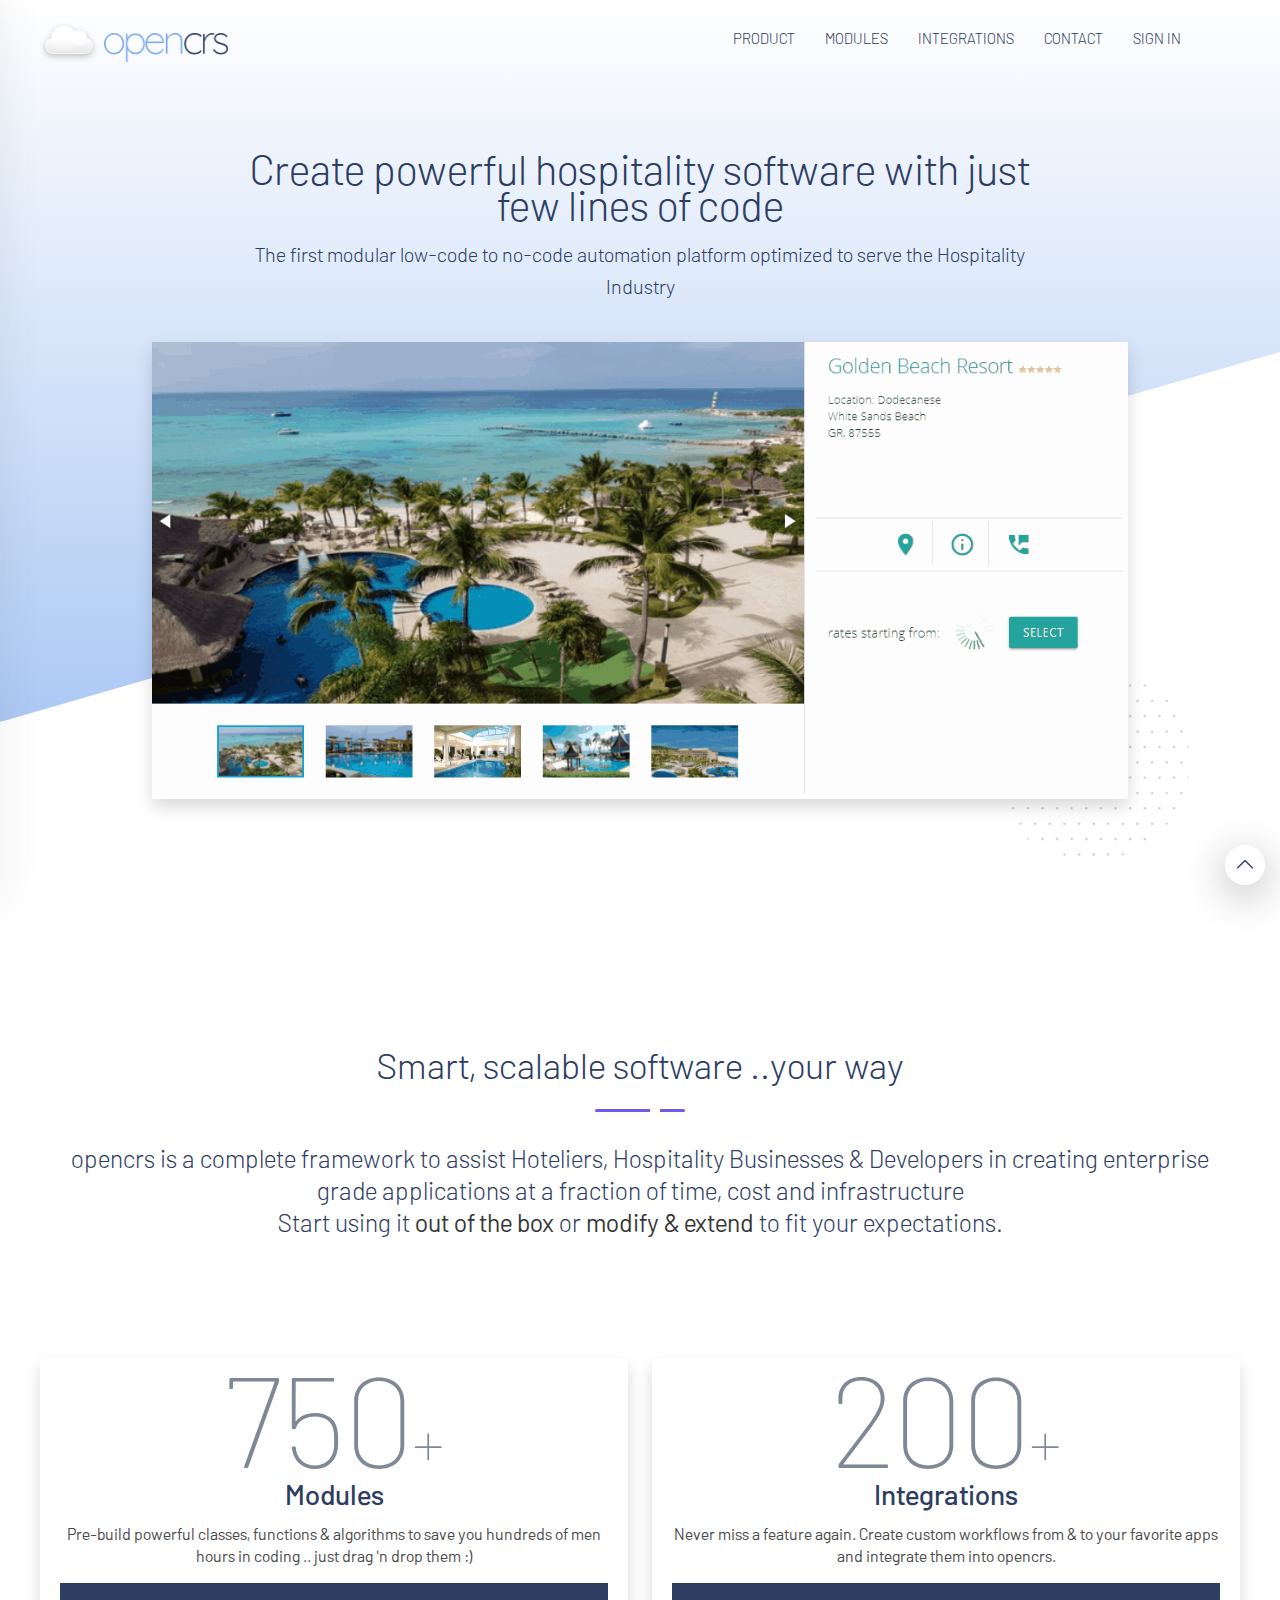
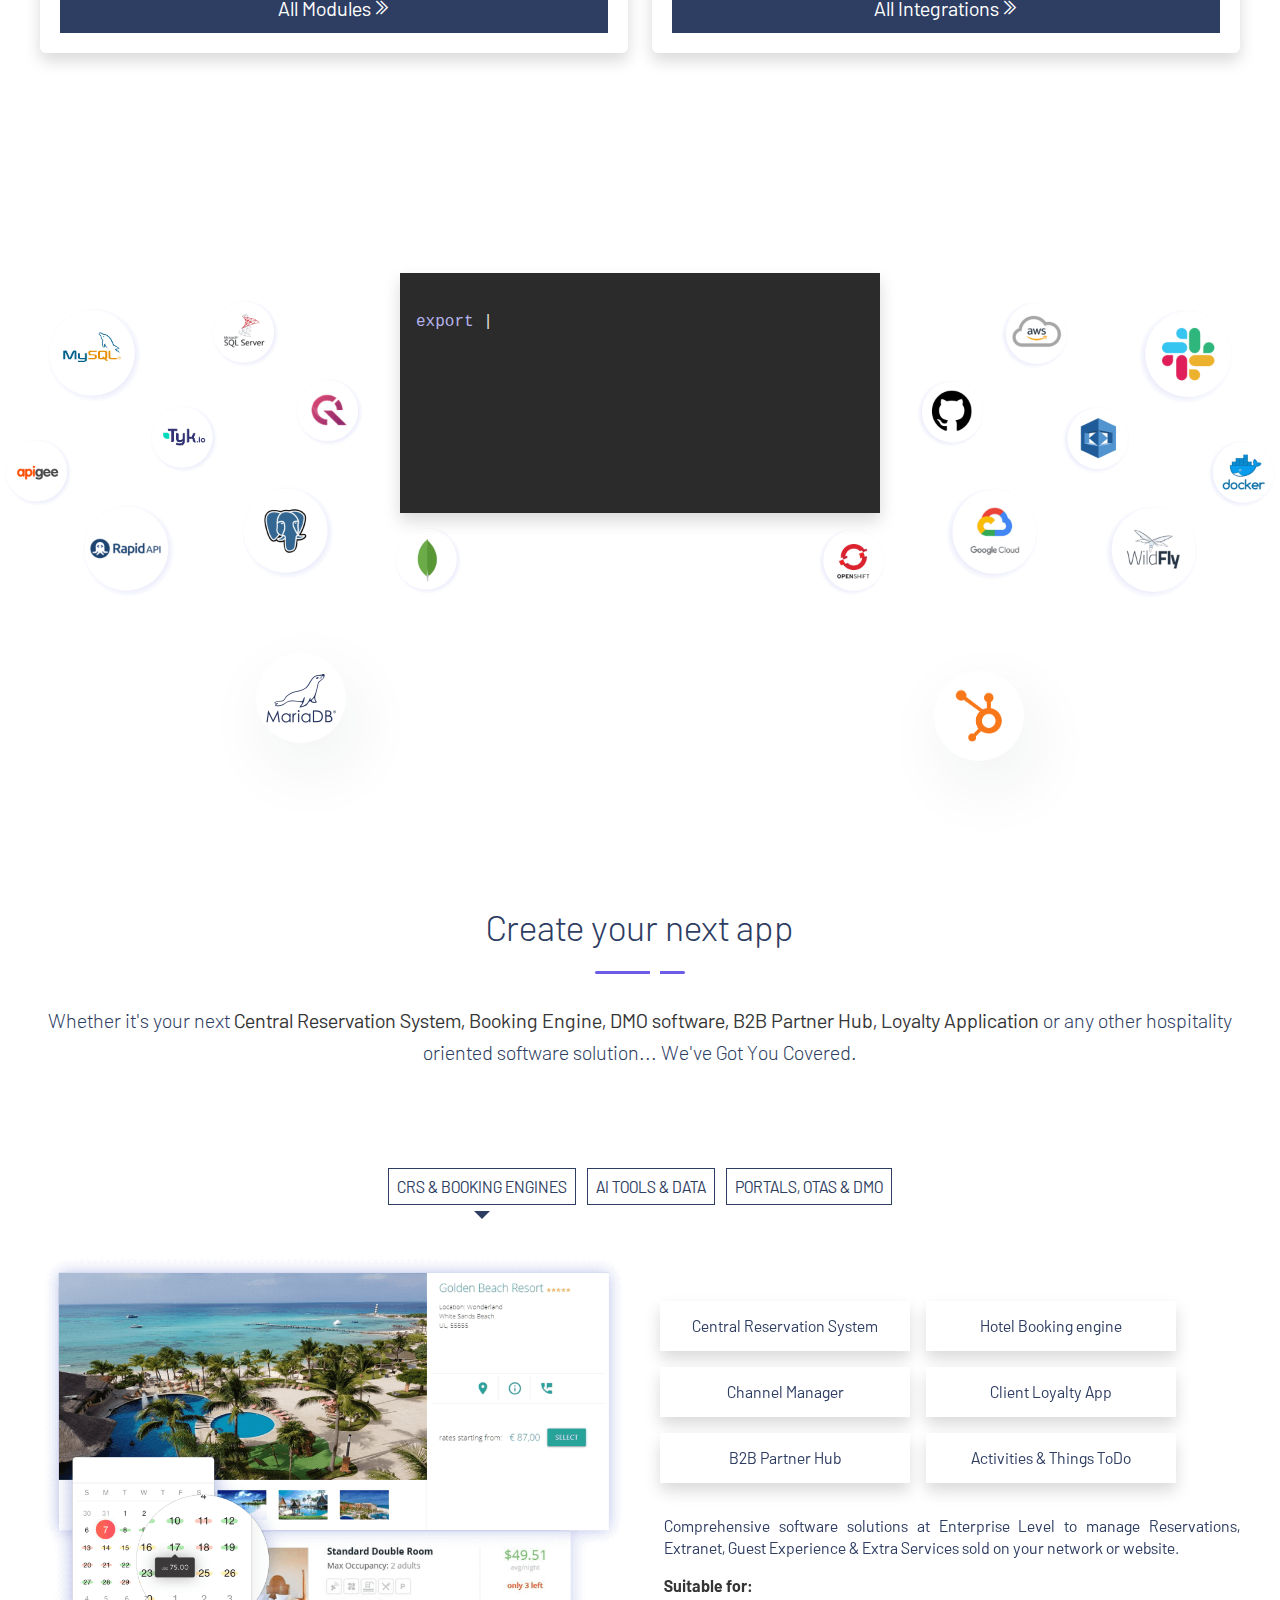
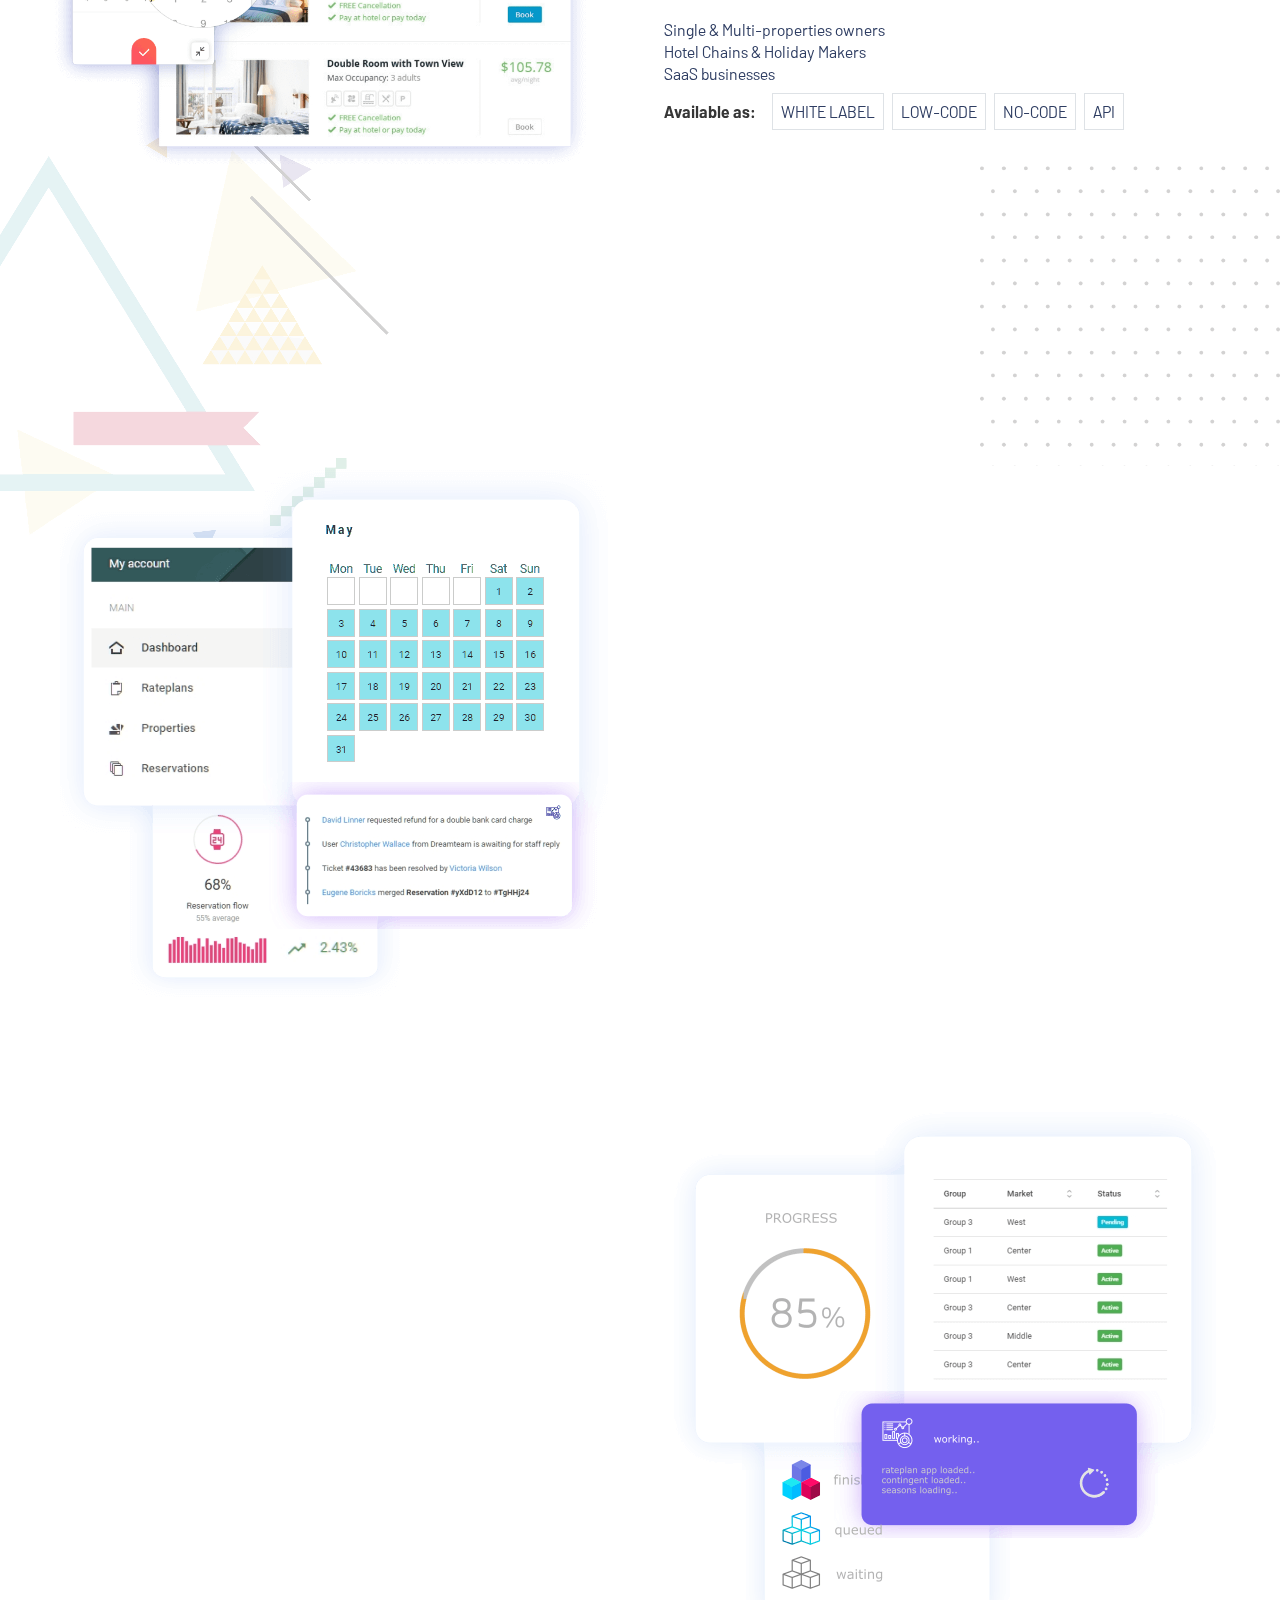
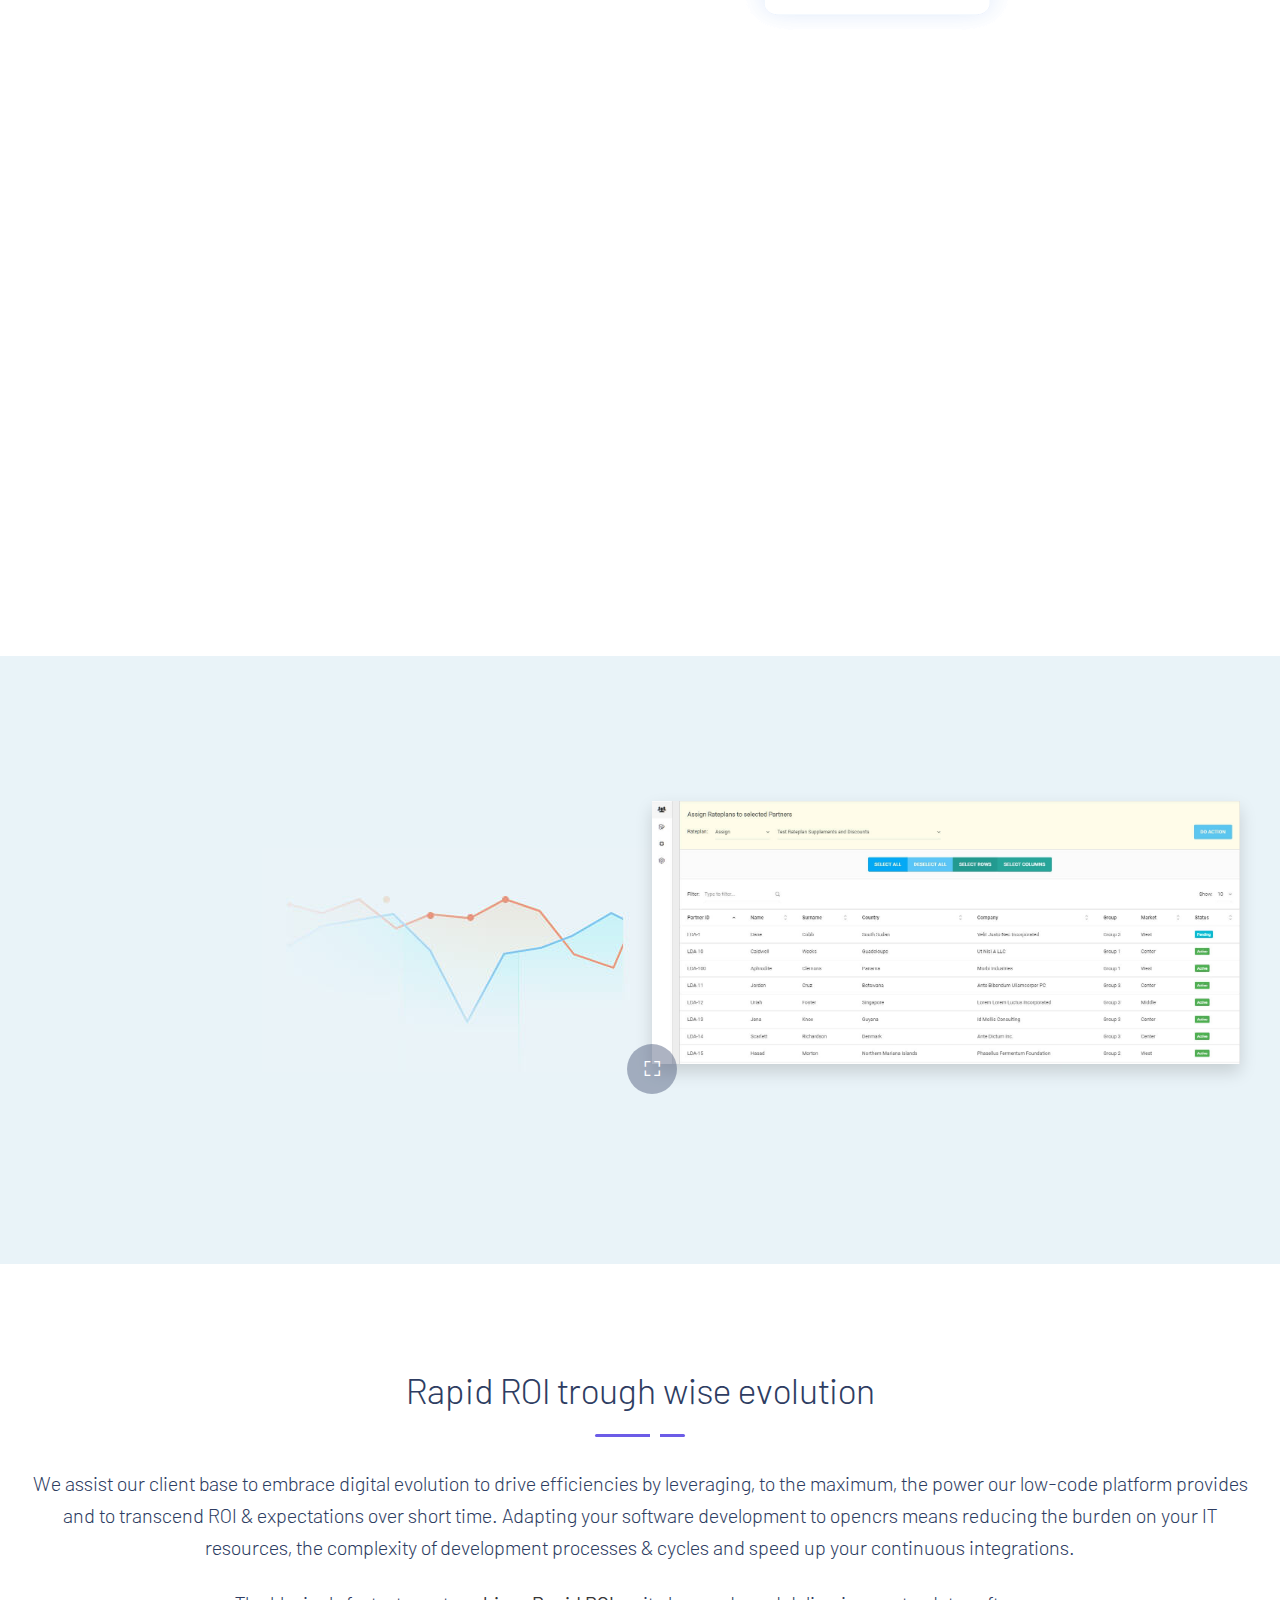
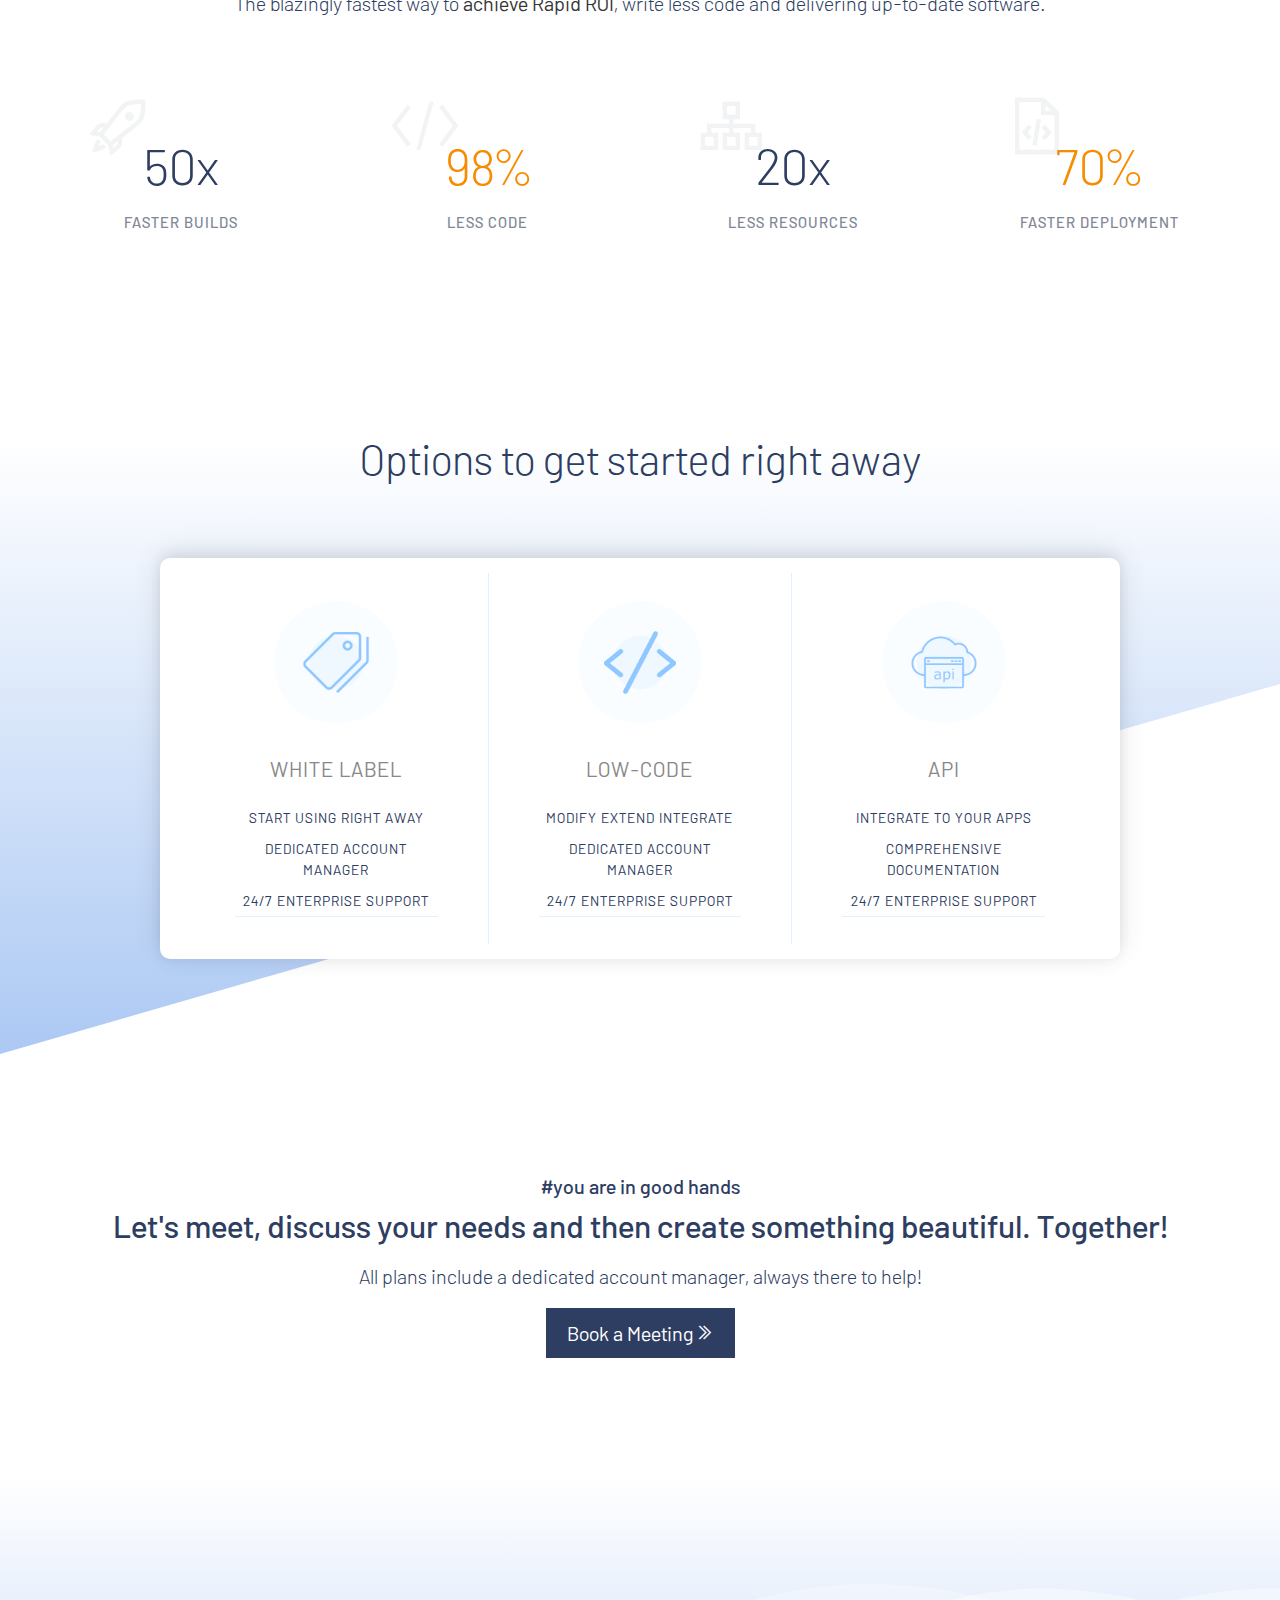
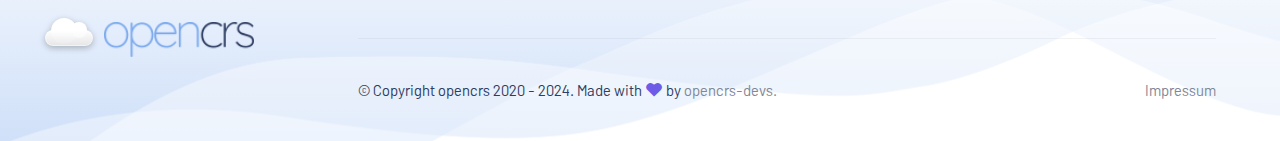
<file: index.html>
<!DOCTYPE html><html lang="en"><head><meta http-equiv="content-type" content="text/html; charset=utf-8"><meta name="author" content="TechyDevs"><meta name="viewport" content="width=device-width,initial-scale=1"><meta http-equiv="X-UA-Compatible" content="ie=edge"><meta property="og:title" content="OpenCRS"><meta property="og:description" content="Low-Code automation platform for the hospitality industry"><meta property="og:url" content="https://opencrs.cloud"><meta property="og:site_name" content="opencrs.cloud"><meta property="og:image" content="https://opencrs.cloud/images/crs/hero/hero-1.png"><title>OpenCRS | Low-Code automation platform for hospitality industry</title><link rel="icon" sizes="16x16" href="images/favicon.png"><link rel="stylesheet" href="css/bulma.min.css"><link rel="stylesheet" href="css/line-awesome.min.css"><link rel="stylesheet" href="css/animate.min.css"><link rel="stylesheet" href="css/style.css"><link rel="stylesheet" href="css/helpers.css"><link rel="stylesheet" href="css/crs/acustom.css"><link rel="stylesheet" href="css/crs/hero-banner.css"><link rel="stylesheet" href="css/crs/slick.css"><link rel="stylesheet" href="css/crs/landing-page.css"><link rel="stylesheet" href="css/crs/cssbox.css"><link rel="stylesheet" href="css/crs/highlight.min.railscasts.css"><link rel="stylesheet" href="css/crs/aos.css"></head><body><section class="header-menu-area"><div class="header-menu-fluid"><div class="container"><div class="columns is-align-items-center menu-content"><div class="column is-3-tablet"><div class="logo-box"><i class="cloud"></i><a href="index.html" class="logo ml-2" title="opecrs"><img src="images\text9-9.png" alt="opencrs" width="124" height="32"></a></div></div><div class="column is-9-tablet"><div class="menu-wrapper"><nav class="main-menu"><ul><li><a href="index.html">Product</a></li><li><a href="modules.html">Modules</a></li><li><a href="integrations.html">Integrations</a></li><li><a href="https://opencrs.atlassian.net/servicedesk/customer/portals" target="_blank">Contact</a></li><li><a href="login.html" target="_blank">Sign In</a></li></ul></nav><div class="logo-right-button"><div class="side-menu-open"><span class="menu__bar"></span> <span class="menu__bar"></span> <span class="menu__bar"></span></div></div><div class="side-nav-container"><div class="humburger-menu"><div class="humburger-menu-lines side-menu-close"></div></div><div class="side-menu-wrap"><ul class="side-menu-ul"><li class="sidenav__item"><a href="index.html">Product</a></li><li class="sidenav__item"><a href="modules.html">Modules</a></li><li class="sidenav__item"><a href="integrations.html">Integrations</a></li><li class="sidenav__item"><a href="https://opencrs.atlassian.net/servicedesk/customer/portals" target="_blank">Contact</a></li><li class="sidenav__item"><a href="login.html" target="_blank">Sign In</a></li></ul></div></div></div></div></div></div></div></section><div class="editableHtmlArea" id="EDITABLE_CONTENT"><div class="editable_textarea"><section class="hero-banner-area"><div class="hero-banner-one"><div class="container is-max-desktop"><div class="columns"><div class="column is-8-tablet mx-auto"><h1 class="section__title">Create powerful hospitality software with just few lines of code</h1><p class="lead mt-4">The first modular low-code to no-code automation platform optimized to serve the Hospitality Industry</p></div></div></div></div></section><section class="hero-slider-area pb-6 mb-6"><div class="container is-max-desktop"><div class="columns is-vcentered"><div class="column hero-slider has-text-centered is-12-desktop is-flex"><picture class="boom shadow"><source srcset="images/hero/hero-1.png" type="image/apng"></source><source srcset="images/hero/hero-0.png" type="image/png"><img src="images/hero/hero-0.png" alt=""></source></picture></div></div></div></section><section class="info-box-area has-text-centered section-padding mt-7"><div class="container is-max-desktop"><div class="columns"><div class="column is-12-desktop mx-auto mb-4"><div class="section-heading"><h1 class="section__title">Smart, scalable software <span>..your way</span></h1><div class="section-divider mx-auto"><br></div></div><p class="lead mt-5 smash">opencrs is a complete framework to assist Hoteliers, Hospitality Businesses & Developers in creating enterprise grade applications at a fraction of time, cost and infrastructure<br>Start using it <strong>out of the box</strong> or <strong>modify & extend</strong> to fit your expectations.</p></div></div><div class="columns card-wrap mt-7"><div class="column"><div class="box shadow pt-6"><p class="card-hum mb-5">750<span>+</span></p><h3>Modules</h3><p class="card-text mt-3 mb-0">Pre-build powerful classes, functions & algorithms to save you hundreds of men hours in coding .. just drag 'n drop them :)</p><a class="button is-medium is-fullwidth mt-4" href="modules.html">All Modules <span class="la la-angle-double-right btn-icon"></span></a></div></div><div class="column"><div class="box shadow pt-6"><p class="card-hum mb-5">200<span>+</span></p><h3>Integrations</h3><p class="card-text mt-3 mb-0">Never miss a feature again. Create custom workflows from & to your favorite apps and integrate them into opencrs.</p><a class="button is-medium is-fullwidth mt-4" href="integrations.html">All Integrations <span class="la la-angle-double-right btn-icon"></span></a></div></div></div></div></section></div></div>
<section class="intgr">
	<div class="intgr-banner">
				<div class="img-box-two"><img src="images/intgr-mariadb.png" alt=""></div>
				<div class="img-box-three"><img src="images/intgr-hubspot.png" alt=""></div>
<pre>
<code class="has-text-left shadow" id="code">
export const AppContext = createContext&lt;{
state: State&lt;AppMachineContext&gt;;
send: (event: any) =&gt; void;
service: Interpreter&lt;AppMachineContext&gt;;
}&gt;({ state: appMachine.initialState, send: () =&gt; {}, service: {} as any });
const connection = createConnection
(serverUrl, roomId);
connection.connect();
</code>
</pre>
	</div>
</section>
<section class="info-box-area has-text-centered section-padding wcic"><div class="container py-4 is-max-desktop"><div class="columns"><div class="column is-12-desktop mx-auto mb-4"><div class="section-heading"><h1 class="section__title">Create your next app</h1><div class="section-divider mx-auto"><br></div></div><p class="lead mt-5">Whether it's your next <strong>Central Reservation System, Booking Engine, DMO software, B2B Partner Hub, Loyalty Application</strong> or any other hospitality oriented software solution... We've Got You Covered.</p></div></div><div class="wcic_tabs mb-6 mt-7"><a href="#/" class="nav_item p-2 mr-2 active">CRS & BOOKING ENGINES</a> <a href="#/" class="nav_item p-2 mr-2">AI TOOLS & DATA</a> <a href="#/" class="nav_item p-2">PORTALS, OTAS & DMO</a></div><div class="bim jim"><div class="dummy"><div class="columns is-vcentered"><div class="column is-6-tablet mx-auto"><img class="cssbox_thumb" src="images/wcic1.png" alt=""></div><div class="column is-6-tablet mx-auto has-text-left"><div class="is-flex is-flex-wrap-wrap"><div class="m-2 pill-card">Central Reservation System</div><div class="m-2 pill-card">Hotel Booking engine</div><div class="m-2 pill-card">Channel Manager</div><div class="m-2 pill-card">Client Loyalty App</div><div class="m-2 pill-card">B2B Partner Hub</div><div class="m-2 pill-card">Activities & Things ToDo</div></div><p class="mt-5 ml-3 has-text-justified">Comprehensive software solutions at Enterprise Level to manage Reservations, Extranet, Guest Experience & Extra Services sold on your network or website.</p><p class="mt-4 ml-3"><strong>Suitable for:</strong><br><br>Single & Multi-properties owners<br>Hotel Chains & Holiday Makers<br>SaaS businesses</p><p class="mt-4 ml-3"><strong>Available as:</strong><span class="border p-2 ml-4 mr-2">WHITE LABEL</span><span class="border p-2 mr-2">LOW-CODE</span><span class="border p-2 mr-2">NO-CODE</span><span class="border p-2">API</span></p></div></div></div><div class="dummy"><div class="columns is-vcentered"><div class="column is-6-tablet mx-auto"><img class="cssbox_thumb" src="images/wcic2.png" alt=""></div><div class="column is-6-tablet mx-auto has-text-left"><div class="is-flex is-flex-wrap-wrap"><div class="m-2 pill-card mygreen">Yield Management</div><div class="m-2 pill-card mygreen">Advanced Analytics</div><div class="m-2 pill-card mygreen">Statistics</div><div class="m-2 pill-card mygreen">Revenue Management</div></div><p class="mt-5 ml-3 has-text-justified">AI Revenue & Yielding tools to empower pricing strategies for the hotel industry. Unlock the power of automatization, visualize your data pipelines and fully control your revenue streams.</p><p class="mt-4 ml-3"><strong>Suitable for:</strong><br><br>Single & Multi-properties owners<br>Hotel Chains & Holiday Makers<br>SaaS businesses<br>Hospitality specialists and advisory services<br>Data Analysts</p><p class="mt-4 ml-3"><strong>Available as:</strong><span class="border p-2 ml-4 mr-2">LOW-CODE</span><span class="border p-2 mr-2">NO-CODE</span><span class="border p-2">API</span></p></div></div></div><div class="dummy"><div class="columns is-vcentered"><div class="column is-6-tablet mx-auto"><img class="cssbox_thumb" src="images/wcic3.png" alt=""></div><div class="column is-6-tablet mx-auto has-text-left"><div class="is-flex is-flex-wrap-wrap"><div class="m-2 pill-card myblue">OTA websites</div><div class="m-2 pill-card myblue">Tour Ops & Travel Websites</div><div class="m-2 pill-card myblue">DMO Management</div><div class="m-2 pill-card myblue">DMO Distribution Hub</div></div><p class="mt-5 ml-3 has-text-justified">Travel-centric organizations and businesses are able to build extensive and top notch Websites of accommodations & tourism services to serve their B2C & B2B network.</p><p class="mt-4 ml-3"><strong>Suitable for:</strong><br><br>OTA, IDS & ADS<br>DMO's in the hospitality industry<br>Local or national government institutions<br>Travel Agents Associations<br>Hotel & Lodging Associations<br>Tour Operators & Travel Agencies<br>DMO SaaS businesses<br></p><p class="mt-4 ml-3"><strong>Available as:</strong><span class="border p-2 ml-4 mr-2">LOW-CODE</span><span class="border p-2 mr-2">NO-CODE</span><span class="border p-2">API</span></p></div></div></div></div></div></section><section class="heading-area section-padding has-text-centered heading-area8"><div class="container is-max-desktop"><div class="columns is-vcentered"><div class="column mx-auto is-relative"><img class="cssbox_thumb is-hidden-desktop" src="images/vision-xs.png" alt=""> <img class="cssbox_thumb is-hidden-touch" src="images/vision.png" alt=""> <img class="cssbox_thumb is-hidden-touch" src="images/vision-result.gif" alt="" style="position:absolute;top:65px;right:85px"></div><div class="column mx-auto has-text-left" data-aos="fade-left" data-aos-duration="1500"><div class="section-heading"><h2 class="section__title">The Vision Think</h2><p class="mt-4" style="line-height:32px">opencrs fulfills the VISION you have of your perfect software.</p><p class="mb-4 has-text-justified" style="line-height:32px">It's your tool-kit in a hospitality centric low-code platform, for any business size, for any budget. You can start small, then grow fast by creating software, with nothing more than exactly what's essential to you. Scale it up or down by incorporating precise, sophisticated logic that fully meets your expectations.<br><br>Because there are no compromises what software should do, the way you want it to do</p></div></div></div><div class="columns mt-7 is-vcentered"><div class="column mx-auto has-text-left" data-aos="fade-right" data-aos-duration="1500"><div class="section-heading"><h2 class="section__title">Smart out-of-the-box</h2><p class="mt-4 has-text-justified" style="line-height:32px">opencrs differs from other low-code platforms as a fully functional framework with <strong>pre-build Modules</strong> and features we've taken care and did the hard work for you, without the need to re-invent the wheel.</p><p class="mt-3 mb-3 has-text-justified" style="line-height:32px">Thus, we <strong>speed up your processes by additional 70-80%</strong>. All our Modules are shipped with powerful classes, functions & algorithms, eliminating the need to design logic & pipelines of varying complexity. You can start using the them immediately or customize to your licking.</p><p class="mb-3 has-text-justified" style="line-height:32px">Experienced developers can even dig deeper and extend or add workflows & logic to the them.</p></div></div><div class="column mx-auto"><img class="cssbox_thumb" src="images/rect24-8.png" alt=""></div></div><div class="columns mt-7 is-vcentered"><div class="column mx-auto" data-aos="zoom-in" data-aos-duration="1500"><img class="cssbox_thumb" alt="about-img" src="images/ai-logic.jpg"></div><div class="column mx-auto has-text-left"><div class="about-item" data-aos="zoom-in" data-aos-duration="1500"><div class="about-heading"><h2 class="section__title">AI & logic in hospitality terms</h2><div><br></div></div><div class="section-description"><p class="section__desc has-text-justified">Automation in opencrs provides you a secure, sophisticated approach to ensure that your process designs will function error-free and that you haven't built any false paths.<br>On other low-code platforms, complex logic & functions need to be configured to work. Instead, our Modules <strong>understand hospitality terms</strong> like Stop Booking, Allotment, Min/Max Stay rules and strictly follow policies (like Cancellation and Sales policies) while you design your application.<br><br>Visual process error validation and syntax checking are your best friends, while you make use of all accessible AI services and models.</p></div></div></div></div></div></section><section class="card-area custom-sec1"><div id="banner1" class="section-padding" style="background-image:url(images/custom-sec1-banner-bg.jpg)"><div class="container is-max-desktop"><div class="columns is-vcentered"><div class="column is-6-tablet aos-init aos-animate" data-aos="fade-right" data-aos-duration="1500"><h2 class="section__title">Simple by default<br>for anyone</h2><p class="mt-4 has-text-justified" style="line-height:32px">opencrs is easy to use, simple, yet powerful.<br>As an example, it can be used to build a fully customized Booking Engine tailored to your needs.<br>Any features .. within minutes, not months</p><p class="mt-4 mb-4">With one line of code..</p><div class="typewriter has-text-centered" style="margin:0 auto"><div class="typewriter-text"><span>app</span><span class="has-text-success">render</span> opencrs.App<span class="has-text-success">({ b2b });</span></div></div><p class="mt-4">..we've just activated the B2B Extranet Module</p></div><div class="column is-6-tablet ml-auto aos-init aos-animate"><a id="image2" href="#image2"><img class="cssbox_thumb shadow" src="images/render-action-b2b-result.jpg" alt=""> <span class="cssbox_full"><img src="images/render-action-b2b-result.jpg" alt=""></span></a> <a class="cssbox_close" href="#void"></a><i class="las la-expand jimexpand"></i></div></div></div></div></section><section class="heading-area section-padding has-text-centered heading-area8"><div class="container is-max-desktop"><div class="columns"><div class="is-12-desktop mx-auto"><div class="section-heading"><h2 class="section__title">Rapid ROI trough wise evolution</h2><div class="section-divider mx-auto"><br></div><p class="lead mt-5">We assist our client base to embrace digital evolution to drive efficiencies by leveraging, to the maximum, the power our low-code platform provides and to transcend ROI & expectations over short time. Adapting your software development to opencrs means reducing the burden on your IT resources, the complexity of development processes & cycles and speed up your continuous integrations.</p><p class="lead mt-5">The blazingly fastest way to <strong>achieve Rapid ROI</strong>, write less code and delivering up-to-date software.</p></div></div></div><div class="columns counter-wrap mt-5"><div class="column is-3-tablet is-6-mobile counter-item-3"><div class="counter-item"><div class="counter-content"><span class="counter__icon la la-rocket"></span><h4 class="counter__numb pb-4"><span class="is-inline-block">50</span>x</h4><p class="counter__title">faster builds</p></div></div></div><div class="column is-3-tablet is-6-mobile counter-item-3"><div class="counter-item"><div class="counter-content"><span class="counter__icon la la-code"></span><h4 class="counter__numb pb-4"><span class="is-inline-block">98</span>%</h4><p class="counter__title">less code</p></div></div></div><div class="column is-3-tablet is-6-mobile counter-item-3"><div class="counter-item"><div class="counter-content"><span class="counter__icon la la-sitemap"></span><h4 class="counter__numb pb-4"><span class="is-inline-block">20</span>x</h4><p class="counter__title">Less resources</p></div></div></div><div class="column is-3-tablet is-6-mobile counter-item-3"><div class="counter-item"><div class="counter-content"><span class="counter__icon la la-file-code"></span><h4 class="counter__numb pb-4"><span class="is-inline-block">70</span>%</h4><p class="counter__title">faster deployment</p></div></div></div></div></div></section><section class="about-area hero-banner-area"><div class="hero-banner-one" style="padding-top:0;padding-bottom:70px"><div class="container is-max-desktop"><div class="columns"><div class="column is-12-desktop"><div class="about-item has-text-centered"><div class="section-heading"><h1 class="section__title">Options to get started right away</h1></div></div></div></div><div class="columns"><div class="column is-12-desktop"><div class="prc_background"><div class="prc_container"><div class="panel pricing-table"><div class="pricing-plan"><img src="images/prc-1.png" alt="" class="pricing-img"><h2 class="pricing-header">white label</h2><ul class="pricing-features"><li class="pricing-features-item">start using right away</li><li class="pricing-features-item">dedicated account manager</li><li class="pricing-features-item">24/7 enterprise support</li></ul></div><div class="pricing-plan"><img src="images/prc-2.png" alt="" class="pricing-img"><h2 class="pricing-header">low-code</h2><ul class="pricing-features"><li class="pricing-features-item">modify extend integrate</li><li class="pricing-features-item">dedicated account manager</li><li class="pricing-features-item">24/7 enterprise support</li></ul></div><div class="pricing-plan"><img src="images/prc-3.png" alt="" class="pricing-img"><h2 class="pricing-header">api</h2><ul class="pricing-features"><li class="pricing-features-item">integrate to your apps</li><li class="pricing-features-item">comprehensive documentation</li><li class="pricing-features-item">24/7 enterprise support</li></ul></div></div></div></div></div></div></div></div></section><section class="has-text-centered section-padding yaigh"><div class="container is-max-desktop"><div class="columns"><div class="column is-12-desktop"><h5>#you are in good hands</h5><h2>Let's meet, discuss your needs and then create something beautiful. Together!</h2><p class="lead mt-4">All plans include a dedicated account manager, always there to help!</p><a class="button is-medium mt-4" href="https://koalendar.com/e/meet-with-opencrs" target="_blank">Book a Meeting <span class="la la-angle-double-right btn-icon"></span></a></div></div></div></section><section class="footer-area"><div class="container"><div class="columns"><div class="column is-3-tablet"><div class="footer-item"><div style="position:relative"><i class="cloud"></i><a href="index.php" class="logo ml-2" title="opecrs"><img src="images/text9-9.png" alt="opecrs" width="150" height="32"></a></div></div></div><div class="column is-9-tablet"><div class="copy-right"><p class="copy__desc">© Copyright opencrs 2020 - 2024. Made with <span class="la la-heart"></span> by <a href="#/">opencrs-devs.</a></p><ul class="condition-links"><li><a href="impressum.html">Impressum</a></li></ul></div></div></div></div></section><div id="scroll-top"><i class="la la-angle-up" title="Go top"></i></div><script src="js/jquery-3.6.0.min.js"></script><script src="js/main.js"></script><script src="js/crs/isInViewport.jquery.js"></script><script src="js/crs/isInViewport.actions.js"></script><script src="js/crs/slick.min.js"></script><script src="js/crs/highlight.min.js"></script><script src="js/crs/anime.min.js"></script><script src="js/crs/crs-start.js"></script><script src="js/crs/aos.js"></script><script>AOS.init();</script></body></html>
</file>
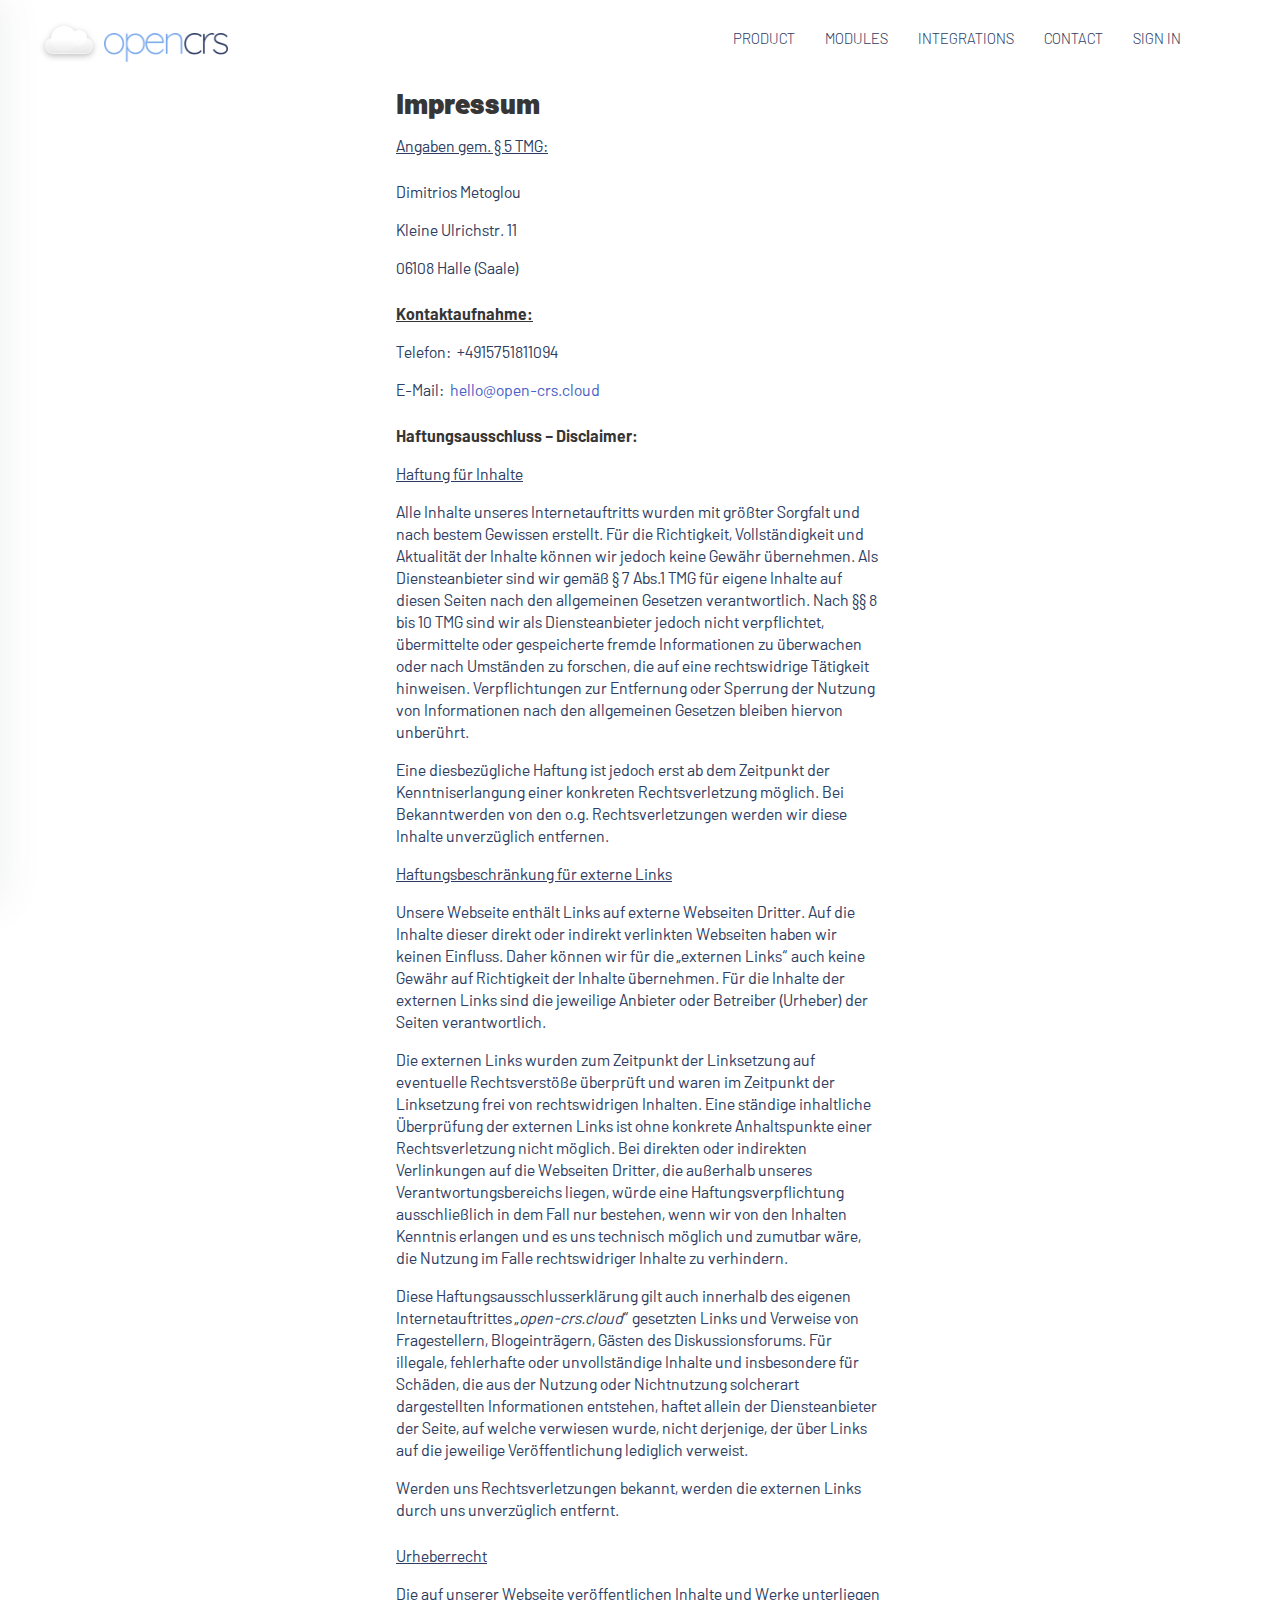
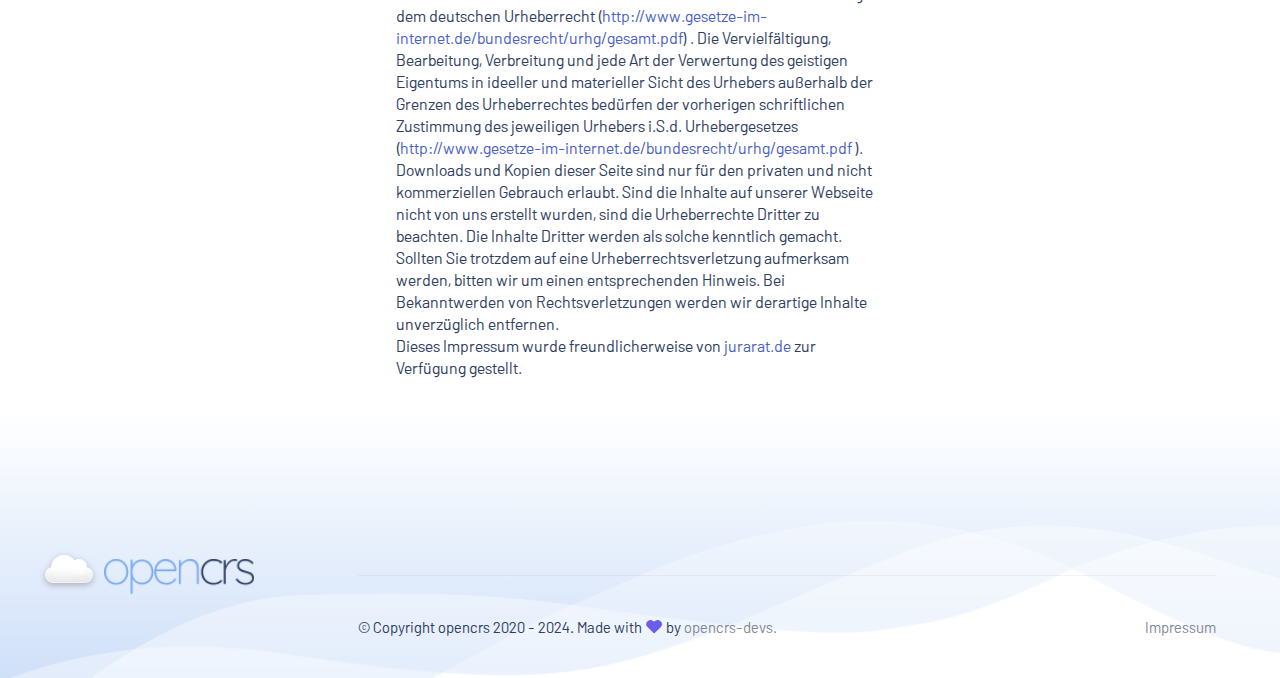
<file: impressum.html>
<!DOCTYPE html>
<html lang="en">
<head>
    <meta http-equiv="content-type" content="text/html; charset=utf-8">
    <meta name="author" content="TechyDevs">
    <meta name="viewport" content="width=device-width, initial-scale=1.0">
    <meta http-equiv="X-UA-Compatible" content="ie=edge">
	<meta property="og:title" content="OpenCRS"/>
	<meta property="og:description" content="Low-Code automation platform for the hospitality industry"/>
	<meta property="og:url" content="https://opencrs.cloud"/>
	<meta property="og:site_name" content="opencrs.cloud"/>
	<meta property="og:image" content="https://opencrs.cloud/images/crs/hero/hero-1.png"/>
    <title>OpenCRS | Low-Code automation platform for hospitality industry</title>

    <!-- Favicon -->
    <link rel="icon" sizes="16x16" href="images/favicon.png">

    <!-- inject:css -->
	<link rel="stylesheet" href="css/bulma.min.css">
    <link rel="stylesheet" href="css/style.css">
	<link rel='stylesheet' href='css/crs/acustom.css' />
    <link rel="stylesheet" href="css/line-awesome.min.css">


</head>
<body>
<section class="header-menu-area" style="position:relative">
    <div class="header-menu-fluid">
        <div class="container">
            <div class="columns is-align-items-center menu-content">
                <div class="column is-3-tablet">
                    <div class="logo-box">
                        <i class="cloud"></i><a href="index.html" class="logo ml-2" title="opecrs"><img src="images\text9-9.png" alt="opencrs" width="124" height="32"></a>
                    </div>
                </div><!-- end is-3 -->
                <div class="column is-9-tablet">
                    <div class="menu-wrapper">
                        <nav class="main-menu">
                            <ul>
                                <li>
                                    <a href="index.html">Product</a>
                                </li>
                                <li>
                                    <a href="modules.html">Modules</a>
                                </li>
                                <li>
                                    <a href="integrations.html">Integrations</a>
                                </li>
                                <li>
                                    <a href="https://opencrs.atlassian.net/servicedesk/customer/portals" target="_blank">Contact</a>
                                </li>
                                <li>
                                    <a href="login.html" target="_blank">Sign In</a>
                                </li>
                            </ul><!-- end ul -->
                        </nav><!-- end main-menu -->
						
                        <div class="logo-right-button">
                            <div class="side-menu-open">
                                <span class="menu__bar"></span>
                                <span class="menu__bar"></span>
                                <span class="menu__bar"></span>
                            </div>
                        </div>

                        <div class="side-nav-container">
                            <div class="humburger-menu">
                                <div class="humburger-menu-lines side-menu-close"></div><!-- end humburger-menu-lines -->
                            </div><!-- end humburger-menu -->
                            <div class="side-menu-wrap">
                                <ul class="side-menu-ul">
                                    <li class="sidenav__item">
                                        <a href="index.html">Product</a>
                                    </li>
                                    <li class="sidenav__item">
                                        <a href="modules.html">Modules</a>
                                    </li>
                                    <li class="sidenav__item">
                                        <a href="integrations.html">Integrations</a>
                                    </li>
                                    <li class="sidenav__item">
                                        <a href="https://opencrs.atlassian.net/servicedesk/customer/portals" target="_blank">Contact</a>
                                    </li>
                                    <li class="sidenav__item">
                                        <a href="login.html" target="_blank">Sign In</a>
                                    </li>
                                </ul>
                            </div><!-- end side-menu-wrap -->
                        </div><!-- end side-nav-container -->
                    </div><!-- end menu-wrapper -->
                </div><!-- end is-9 -->
            </div><!-- end columns -->
        </div><!-- end container-fluid -->
    </div><!-- end header-menu-fluid -->
</section>



<div class="column content is-two-fifths mx-auto" style="clear:both">
<h2><strong>Impressum</strong></h2>
<p class="mb-5 mt-3"><u>Angaben gem. &sect; 5 TMG:</u></p>
<p>Dimitrios Metoglou</p>
<p>Kleine Ulrichstr. 11</p>
<p>06108 Halle (Saale)</p>
<p class="mt-5"></p>
<p><strong><u>Kontaktaufnahme:</u></strong></p>
<p>Telefon:&nbsp;&nbsp;+4915751811094</p>
<p>E-Mail:&nbsp;&nbsp;<a href="&#109;&#97;&#105;&#108;&#116;&#111;&#58;&#104;&#101;&#108;&#108;&#111;&#64;&#111;&#112;&#101;&#110;&#45;&#99;&#114;&#115;&#46;&#99;&#108;&#111;&#117;&#100;">&#104;&#101;&#108;&#108;&#111;&#64;&#111;&#112;&#101;&#110;&#45;&#99;&#114;&#115;&#46;&#99;&#108;&#111;&#117;&#100;</a></p>

<p class="mt-5"><strong>Haftungsausschluss – Disclaimer:</strong></p>
<p class="mt-3"><u>Haftung für Inhalte</u></p>
<p>Alle Inhalte unseres Internetauftritts wurden mit größter Sorgfalt und nach bestem Gewissen erstellt. Für die Richtigkeit, Vollständigkeit und Aktualität der Inhalte können wir jedoch keine Gewähr übernehmen. Als Diensteanbieter sind wir gemäß § 7 Abs.1 TMG für eigene Inhalte auf diesen Seiten nach den allgemeinen Gesetzen verantwortlich. Nach §§ 8 bis 10 TMG sind wir als Diensteanbieter jedoch nicht verpflichtet, übermittelte oder gespeicherte fremde Informationen zu überwachen oder nach Umständen zu forschen, die auf eine rechtswidrige Tätigkeit hinweisen. Verpflichtungen zur Entfernung oder Sperrung der Nutzung von Informationen nach den allgemeinen Gesetzen bleiben hiervon unberührt.</p>
<p>Eine diesbezügliche Haftung ist jedoch erst ab dem Zeitpunkt der Kenntniserlangung einer konkreten Rechtsverletzung möglich. Bei Bekanntwerden von den o.g. Rechtsverletzungen werden wir diese Inhalte unverzüglich entfernen.</p>
<p class="mt-3"><u>Haftungsbeschränkung für externe Links</u></p>
<p>Unsere Webseite enthält Links auf externe Webseiten Dritter. Auf die Inhalte dieser direkt oder indirekt verlinkten Webseiten haben wir keinen Einfluss. Daher können wir für die „externen Links“ auch keine Gewähr auf Richtigkeit der Inhalte übernehmen. Für die Inhalte der externen Links sind die jeweilige Anbieter oder Betreiber (Urheber) der Seiten verantwortlich.</p>
<p>Die externen Links wurden zum Zeitpunkt der Linksetzung auf eventuelle Rechtsverstöße überprüft und waren im Zeitpunkt der Linksetzung frei von rechtswidrigen Inhalten. Eine ständige inhaltliche Überprüfung der externen Links ist ohne konkrete Anhaltspunkte einer Rechtsverletzung nicht möglich. Bei direkten oder indirekten Verlinkungen auf die Webseiten Dritter, die außerhalb unseres Verantwortungsbereichs liegen, würde eine Haftungsverpflichtung ausschließlich in dem Fall nur bestehen, wenn wir von den Inhalten Kenntnis erlangen und es uns technisch möglich und zumutbar wäre, die Nutzung im Falle rechtswidriger Inhalte zu verhindern.</p>
<p>Diese Haftungsausschlusserklärung gilt auch innerhalb des eigenen Internetauftrittes „<em>open-crs.cloud</em>“ gesetzten Links und Verweise von Fragestellern, Blogeinträgern, Gästen des Diskussionsforums. Für illegale, fehlerhafte oder unvollständige Inhalte und insbesondere für Schäden, die aus der Nutzung oder Nichtnutzung solcherart dargestellten Informationen entstehen, haftet allein der Diensteanbieter der Seite, auf welche verwiesen wurde, nicht derjenige, der über Links auf die jeweilige Veröffentlichung lediglich verweist.</p>
<p>Werden uns Rechtsverletzungen bekannt, werden die externen Links durch uns unverzüglich entfernt.</p>
<p></p>
<p class="mt-5"><u>Urheberrecht</u></p>
<p>Die auf unserer Webseite veröffentlichen Inhalte und Werke unterliegen dem deutschen Urheberrecht (<a href="http://www.gesetze-im-internet.de/bundesrecht/urhg/gesamt.pdf" target="_blank" rel="noopener noreferrer" data-extlink="">http://www.gesetze-im-internet.de/bundesrecht/urhg/gesamt.pdf</a>) . Die Vervielfältigung, Bearbeitung, Verbreitung und jede Art der Verwertung des geistigen Eigentums in ideeller und materieller Sicht des Urhebers außerhalb der Grenzen des Urheberrechtes bedürfen der vorherigen schriftlichen Zustimmung des jeweiligen Urhebers i.S.d. Urhebergesetzes (<a href="http://www.gesetze-im-internet.de/bundesrecht/urhg/gesamt.pdf" target="_blank" rel="noopener noreferrer" data-extlink="">http://www.gesetze-im-internet.de/bundesrecht/urhg/gesamt.pdf</a>&nbsp;). Downloads und Kopien dieser Seite sind nur für den privaten und nicht kommerziellen Gebrauch erlaubt. Sind die Inhalte auf unserer Webseite nicht von uns erstellt wurden, sind die Urheberrechte Dritter zu beachten. Die Inhalte Dritter werden als solche kenntlich gemacht. Sollten Sie trotzdem auf eine Urheberrechtsverletzung aufmerksam werden, bitten wir um einen entsprechenden Hinweis. Bei Bekanntwerden von Rechtsverletzungen werden wir derartige Inhalte unverzüglich entfernen.<br>
Dieses Impressum wurde freundlicherweise von&nbsp;<a href="https://jurarat.de/" class="m-0 p-0">jurarat.de</a>&nbsp;zur Verfügung gestellt.</p>
</div>

<section class="footer-area">
    <div class="container">
        <div class="columns">
            <div class="column is-3-tablet">
                <div class="footer-item">
                    <div style="position:relative">
                        <i class="cloud"></i><a href="index.php" class="logo ml-2" title="opecrs"><img src="images/text9-9.png" alt="opecrs" width="150" height="32"></a>
                    </div><!-- end logo -->
                </div><!-- end footer-item -->
            </div><!-- end is-3-tablet -->
            <div class="column is-9-tablet">
                <div class="copy-right">
                    <p class="copy__desc">
                        © Copyright opencrs 2020 - 2024. Made with
                        <span class="la la-heart"></span> by <a href="#/">opencrs-devs.</a>
                    </p>
                    <ul class="condition-links">
                        <li><a href="impressum.html">Impressum</a></li>
                        <!-- li><a href="datenschutz.html">&nbsp;&nbsp;Datenschutz</a></li -->
                    </ul>
                </div><!-- end copy-right -->
            </div><!-- end is-9-tablet -->
        </div><!-- end columns -->
    </div><!-- end container -->
</section>

</body>
</html>
</file>
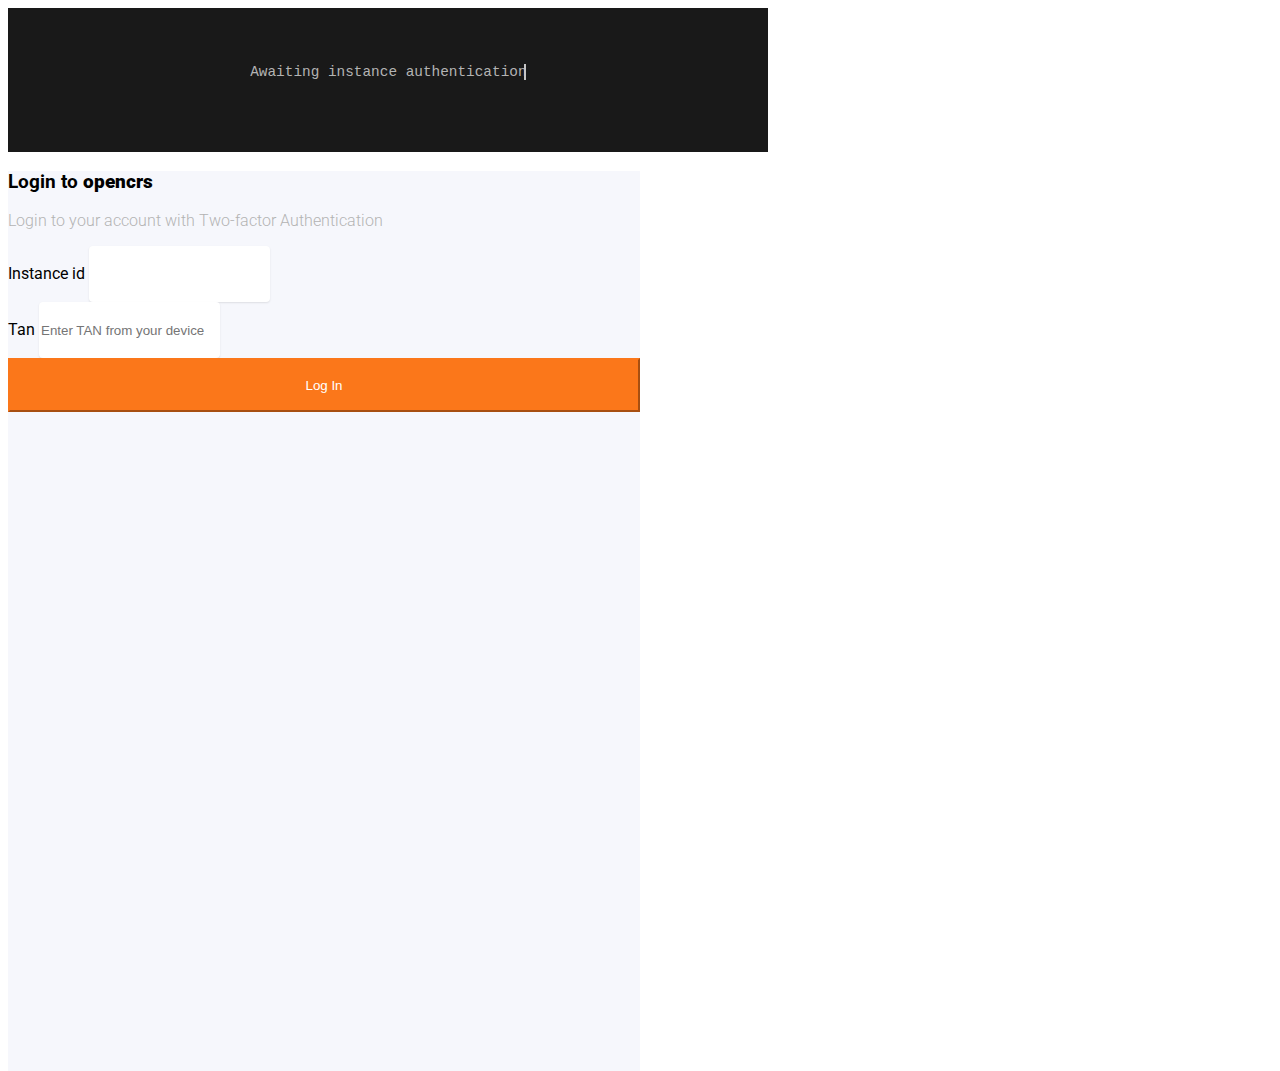
<file: login.html>
<!doctype html>
<html lang="en">

<head>
	<meta charset="utf-8">
	<meta name="viewport" content="width=device-width, initial-scale=1, shrink-to-fit=no">
	<link href="https://fonts.googleapis.com/css?family=Roboto:300,400&display=swap" rel="stylesheet">
	<link rel="stylesheet" href="https://cdn.jsdelivr.net/npm/bootstrap@5.3.2/dist/css/bootstrap.min.css" integrity="sha384-T3c6CoIi6uLrA9TneNEoa7RxnatzjcDSCmG1MXxSR1GAsXEV/Dwwykc2MPK8M2HN" crossorigin="anonymous">
	<link rel="stylesheet" href="css/login.css">
	<title></title>
</head>

<body>
	<div class="d-lg-flex half">
		<div class="bg order-1 order-md-2 readystate">
		<p class="line-1 anim-typewriter">Awaiting instance authentication()</p>
		</div>
		<div class="contents order-2 order-md-1">
			<div class="container">
				<div class="row align-items-center justify-content-center">
					<div class="col-md-7">
						<h3>Login to <strong>opencrs</strong></h3>
						<p class="mb-4">Login to your account with Two-factor Authentication</p>
						<form action="#" method="post">
							<div class="form-group first mb-3">
								<label for="instanceid">Instance id</label>
								<input type="text" class="form-control" placeholder="" id="instanceid"> </div>
							<div class="form-group last mb-4">
								<label for="tan">Tan</label>
								<input type="tan" class="form-control" placeholder="Enter TAN from your device" id="tan"> </div>

							<input type="submit" value="Log In" class="btn btn-block btn-primary" disabled> </form>
					</div>
				</div>
			</div>
		</div>
	</div>
</body>

</html>
</file>
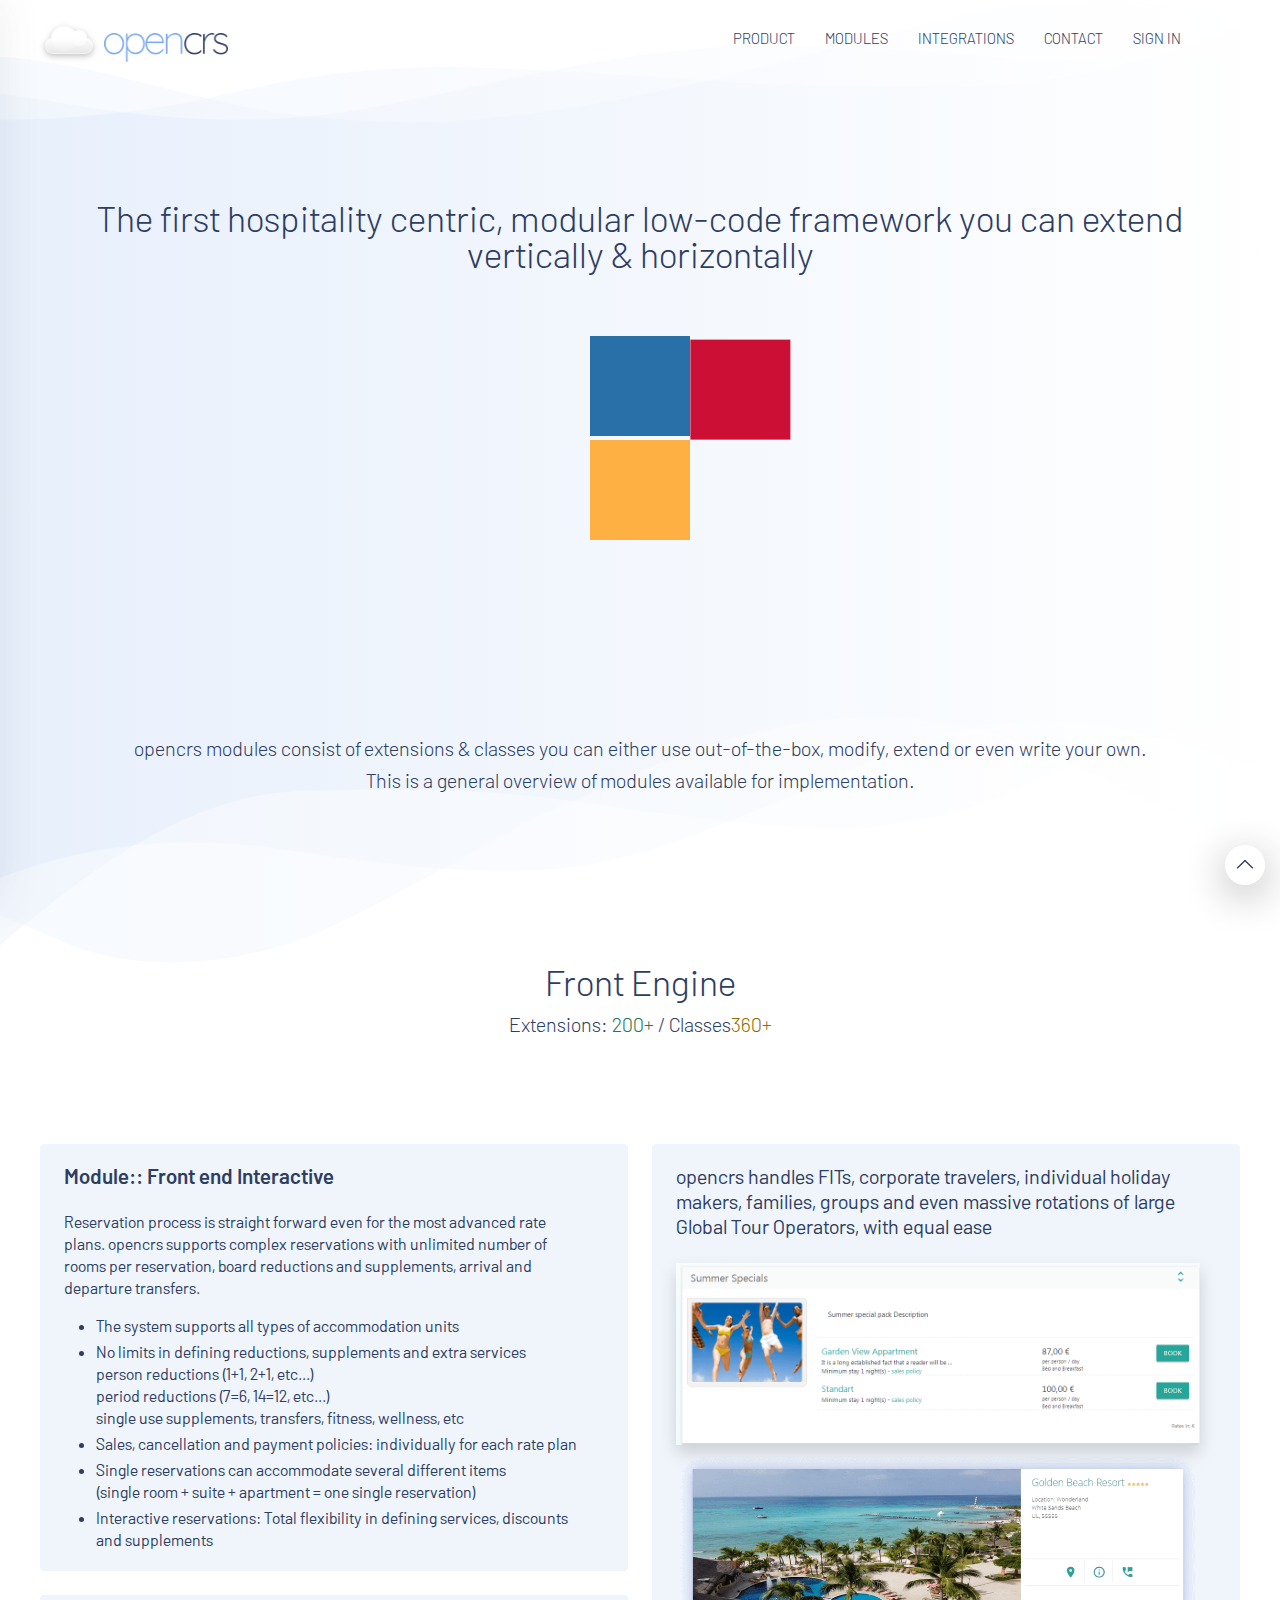
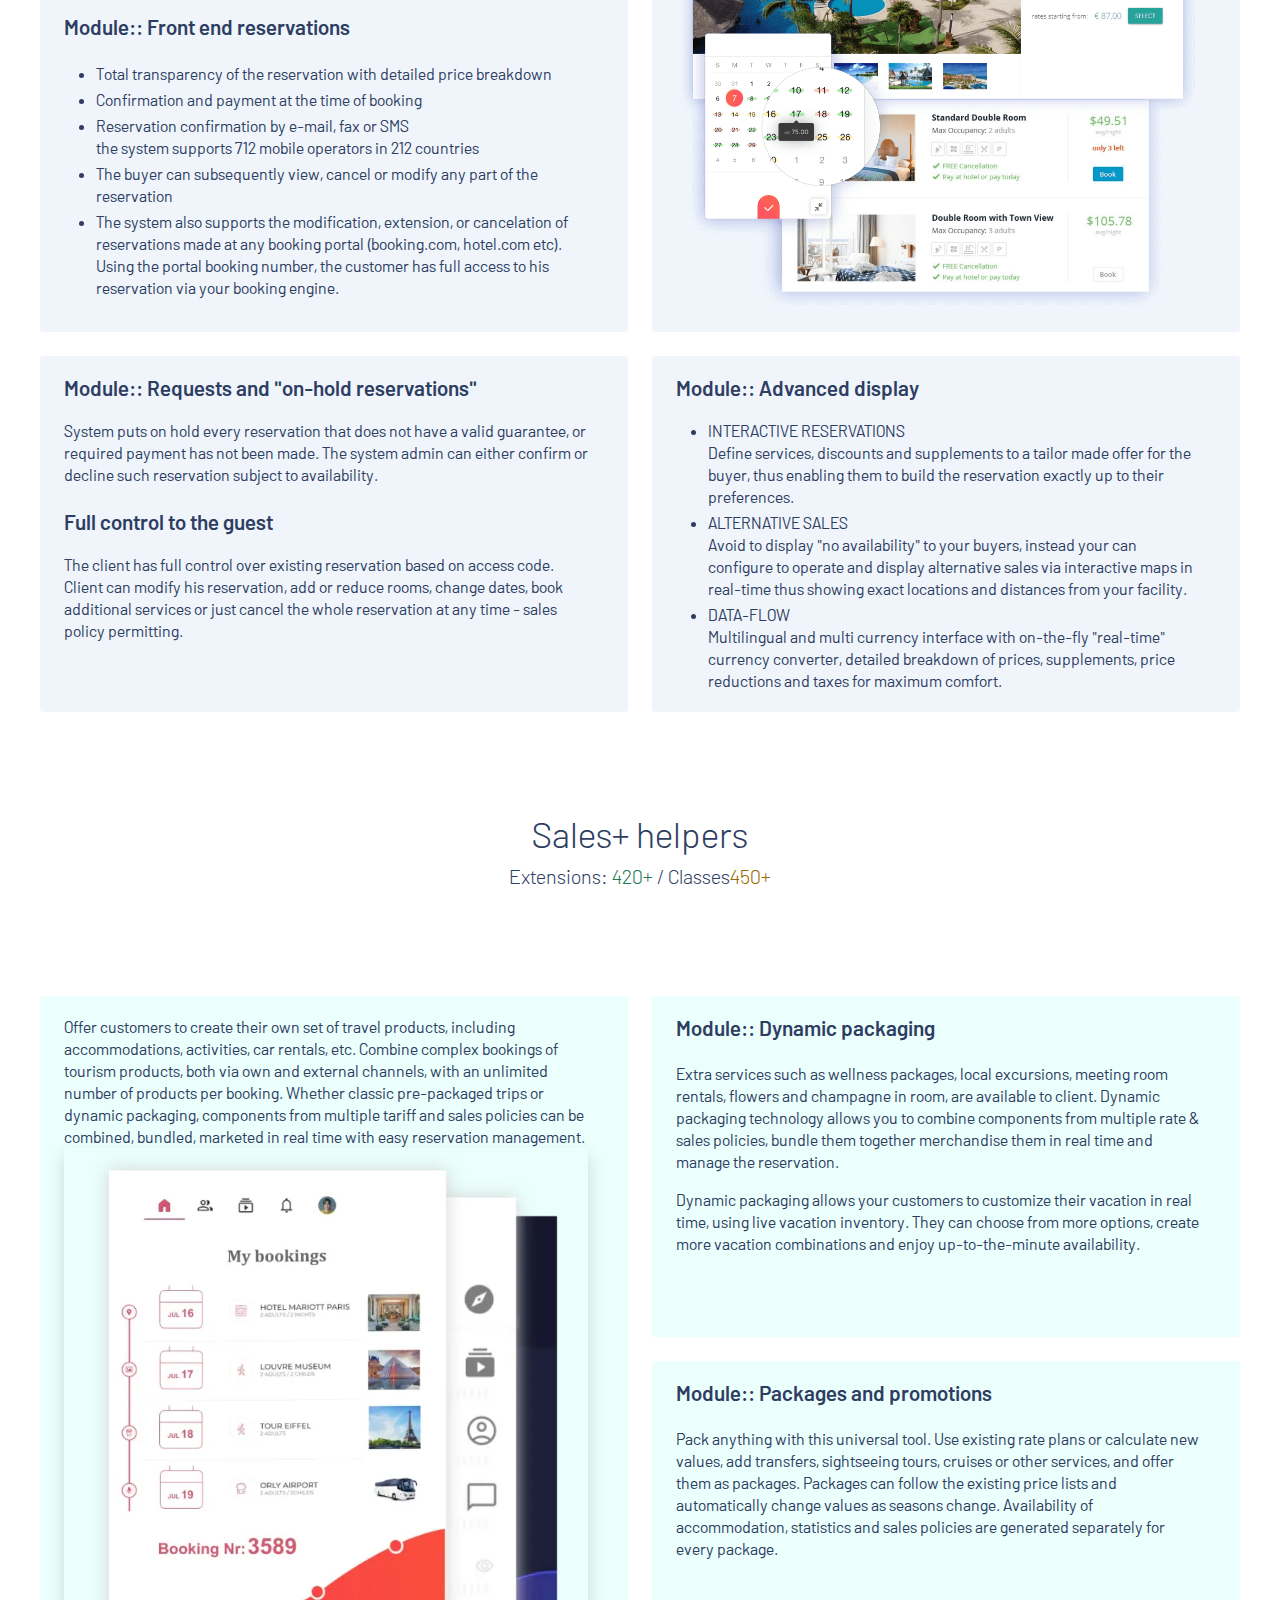
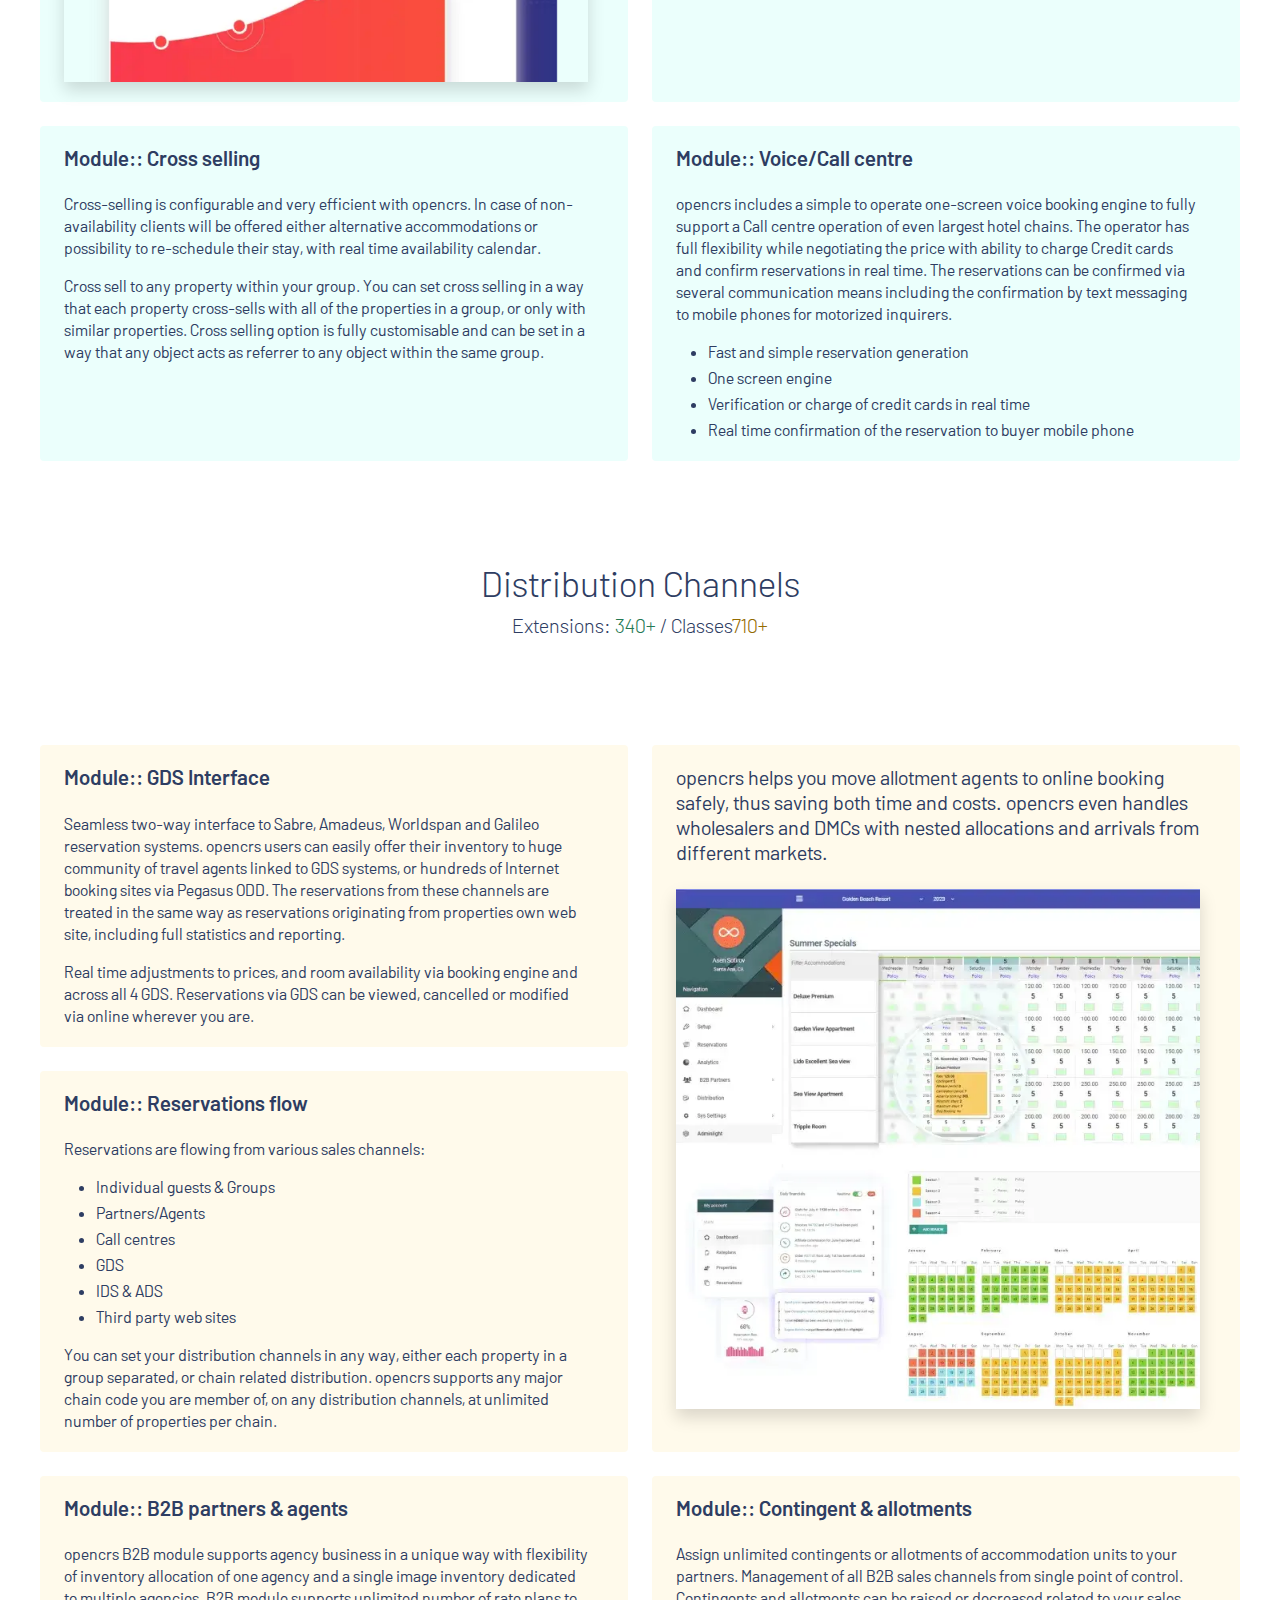
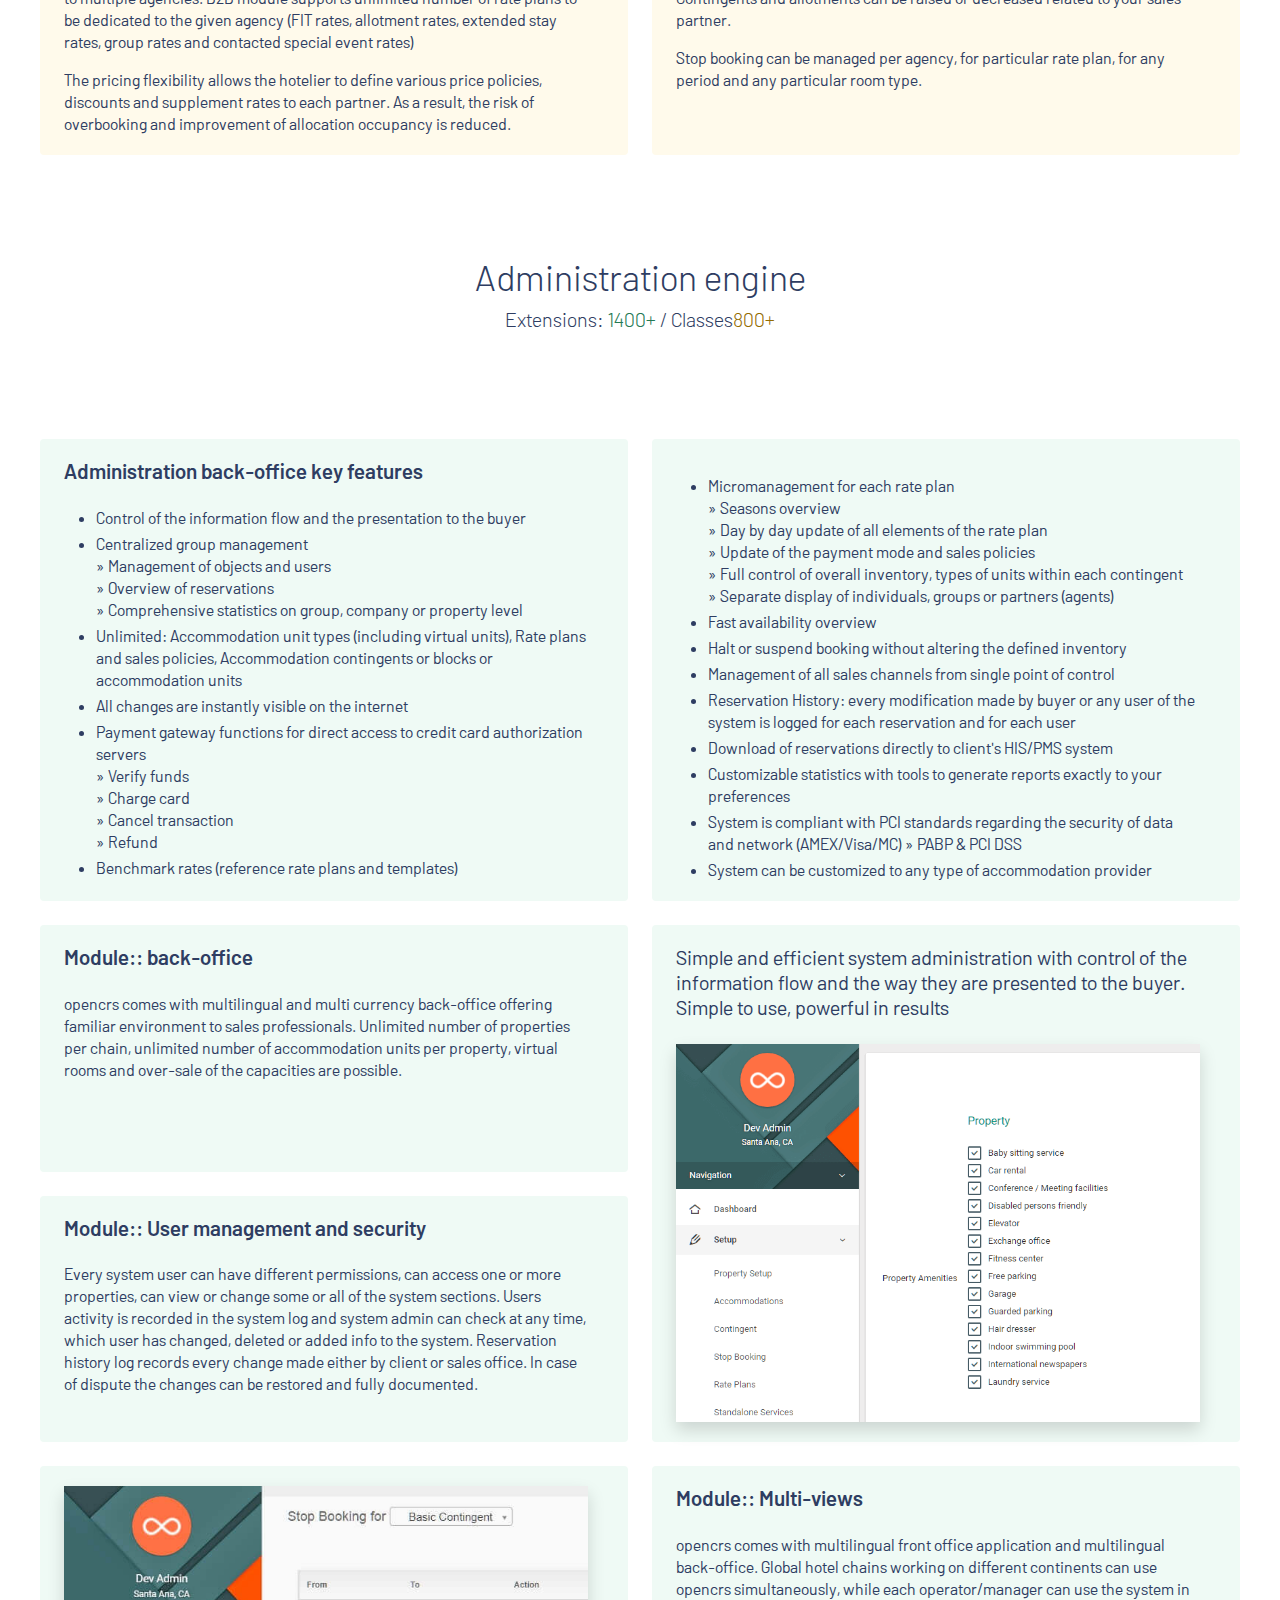
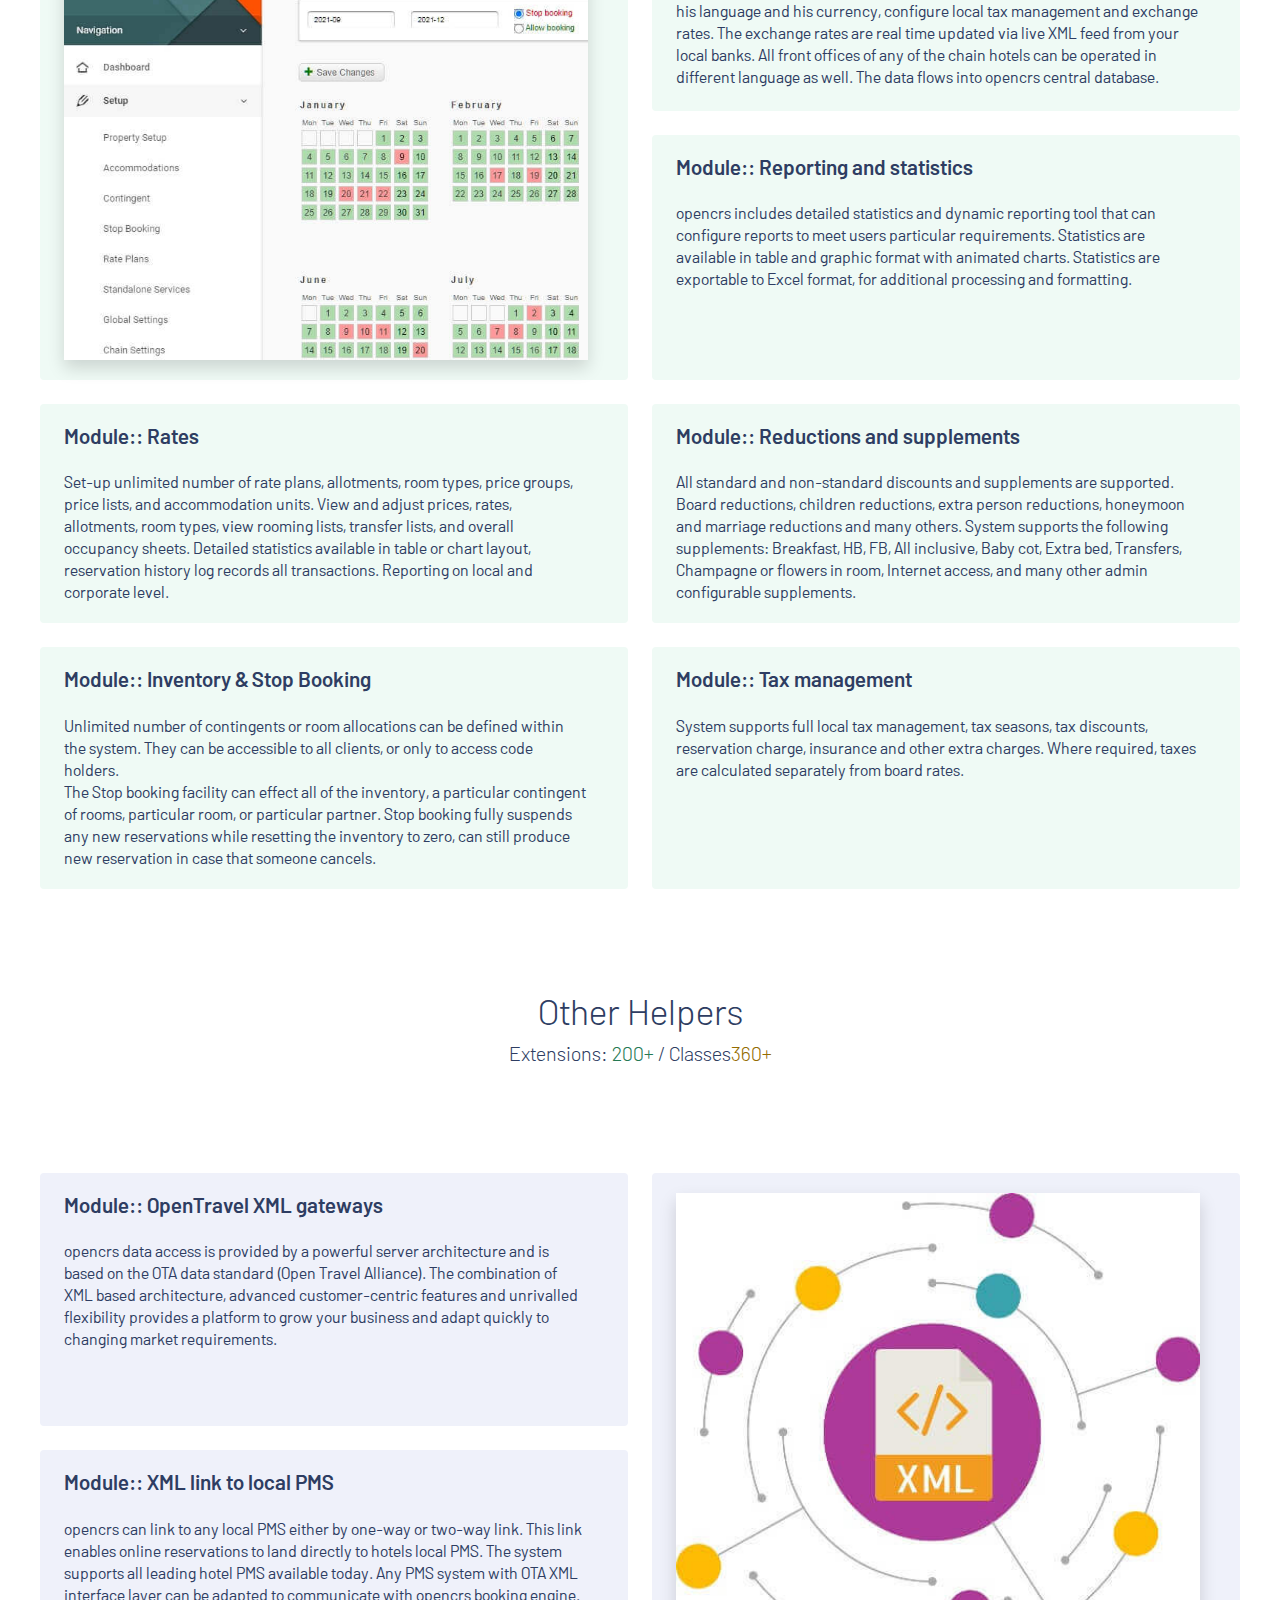
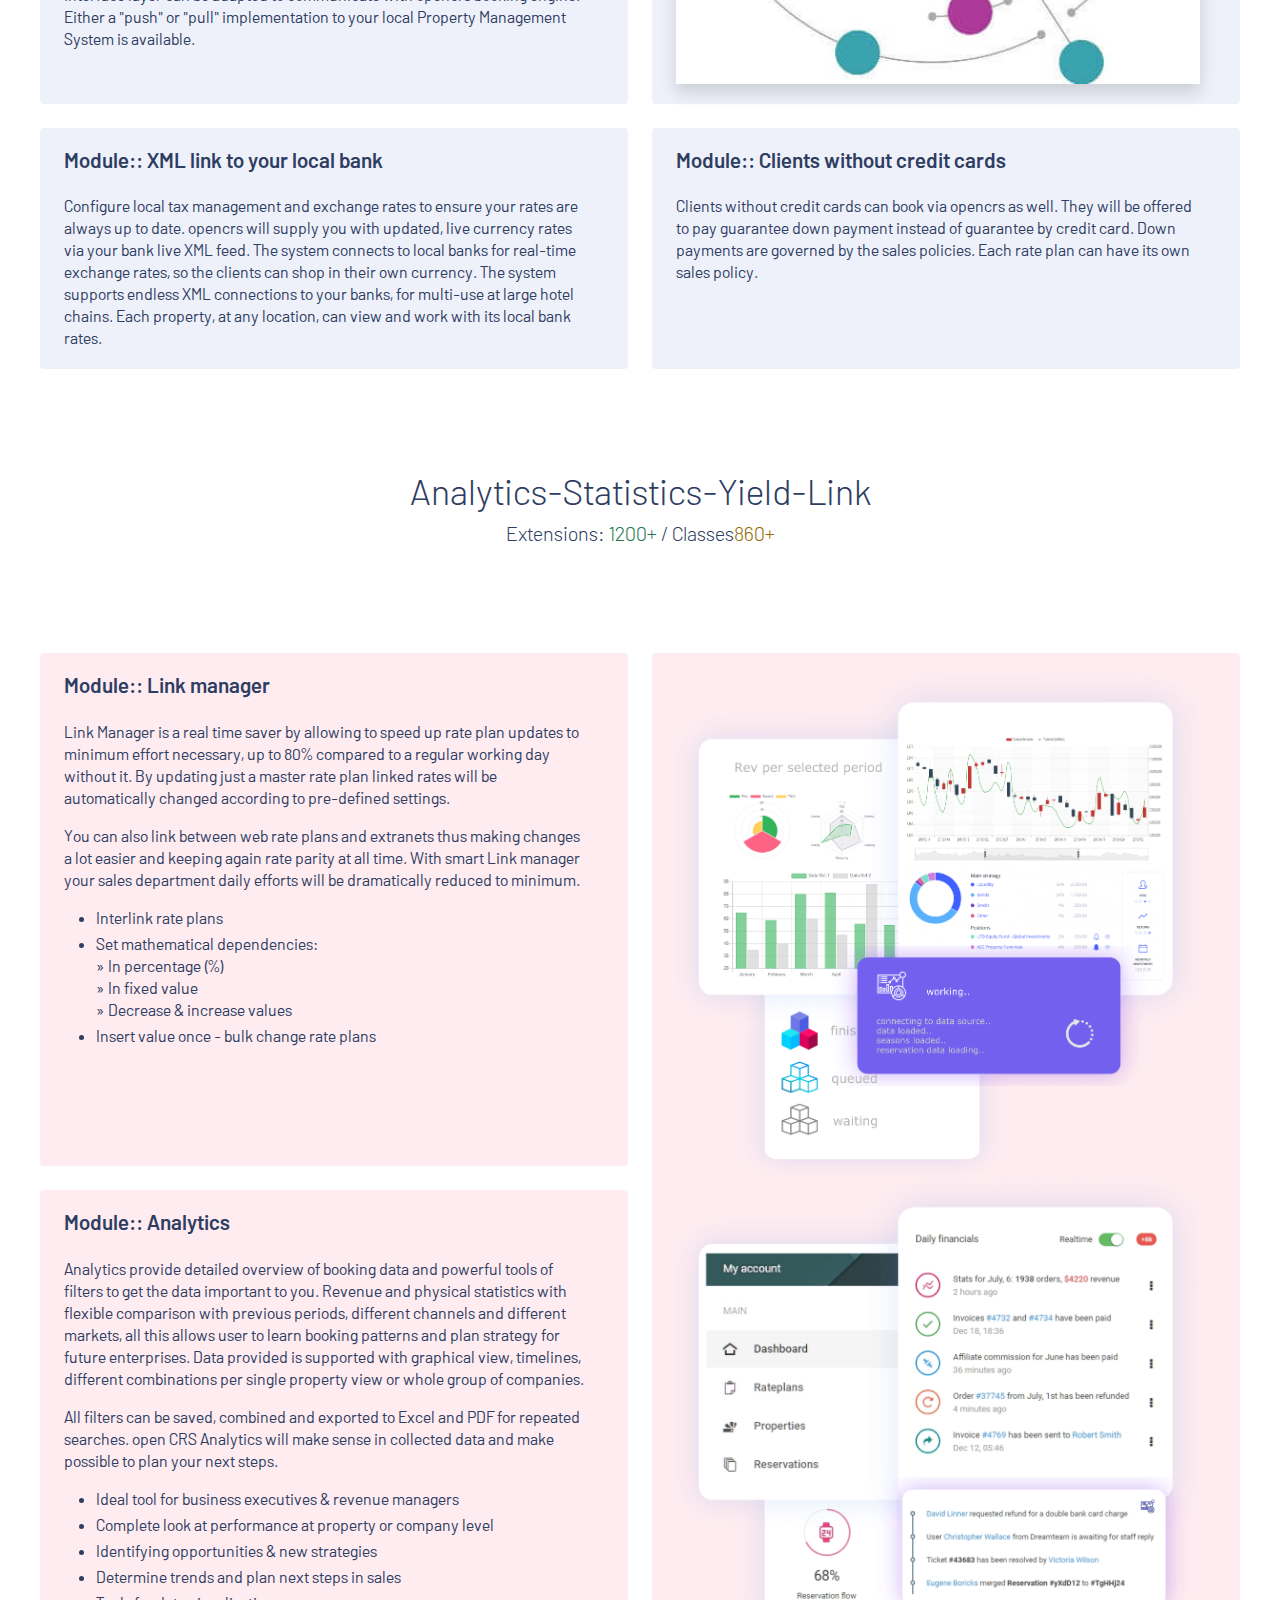
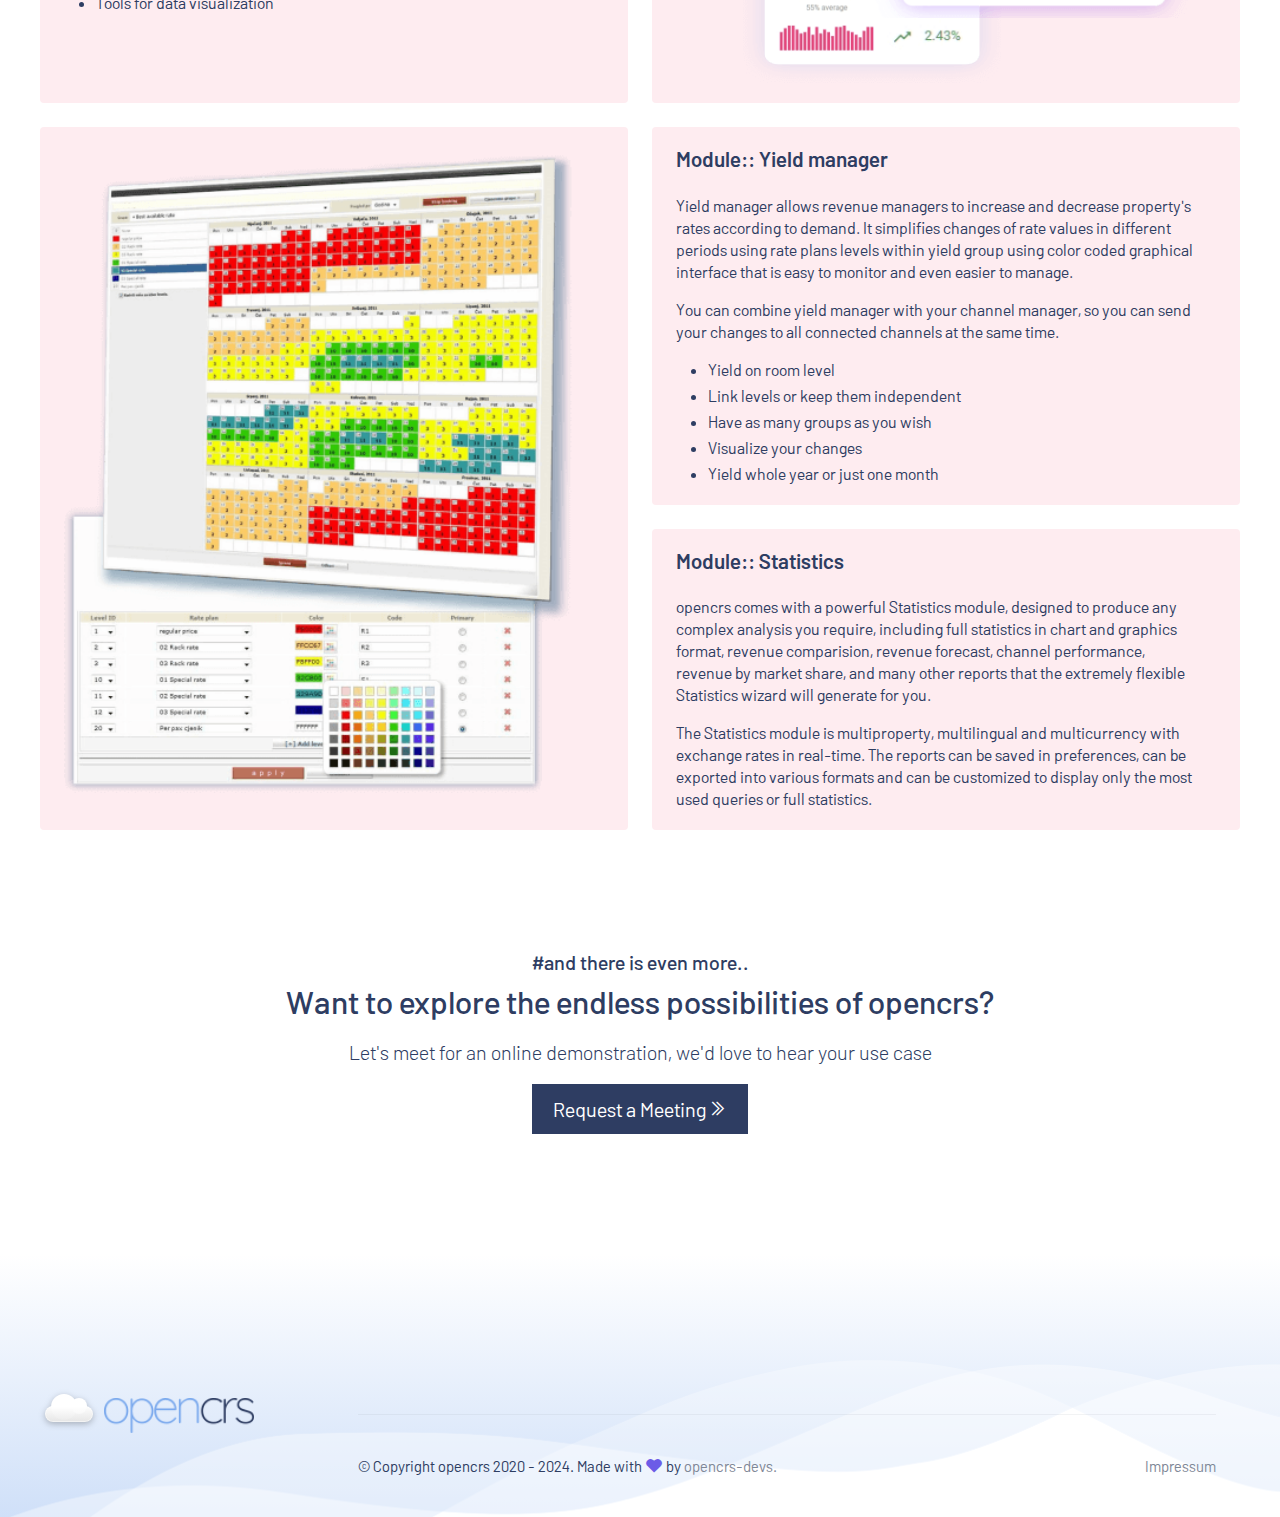
<file: modules.html>
<!DOCTYPE html><html lang="en"><head><meta http-equiv="content-type" content="text/html; charset=utf-8"><meta name="author" content="TechyDevs"><meta name="viewport" content="width=device-width,initial-scale=1"><meta http-equiv="X-UA-Compatible" content="ie=edge"><meta property="og:title" content="OpenCRS"><meta property="og:description" content="Low-Code automation platform for the hospitality industry"><meta property="og:url" content="https://opencrs.cloud"><meta property="og:site_name" content="opencrs.cloud"><meta property="og:image" content="https://opencrs.cloud/images/crs/hero/hero-1.png"><title>OpenCRS | Low-Code automation platform for hospitality industry</title><link rel="icon" sizes="16x16" href="images/favicon.png"><link rel="stylesheet" href="css/bulma.min.css"><link rel="stylesheet" href="css/line-awesome.min.css"><link rel="stylesheet" href="css/animate.min.css"><link rel="stylesheet" href="css/style.css"><link rel="stylesheet" href="css/helpers.css"><link rel="stylesheet" href="css/crs/acustom.css"><link rel="stylesheet" href="css/crs/aos.css"></head><body><section class="header-menu-area"><div class="header-menu-fluid"><div class="container"><div class="columns is-align-items-center menu-content"><div class="column is-3-tablet"><div class="logo-box"><i class="cloud"></i><a href="index.html" class="logo ml-2" title="opecrs"><img src="images\text9-9.png" alt="opencrs" width="124" height="32"></a></div></div><div class="column is-9-tablet"><div class="menu-wrapper"><nav class="main-menu"><ul><li><a href="index.html">Product</a></li><li><a href="modules.html">Modules</a></li><li><a href="integrations.html">Integrations</a></li><li><a href="https://opencrs.atlassian.net/servicedesk/customer/portals" target="_blank">Contact</a></li><li><a href="login.html" target="_blank">Sign In</a></li></ul></nav><div class="logo-right-button"><div class="side-menu-open"><span class="menu__bar"></span> <span class="menu__bar"></span> <span class="menu__bar"></span></div></div><div class="side-nav-container"><div class="humburger-menu"><div class="humburger-menu-lines side-menu-close"></div></div><div class="side-menu-wrap"><ul class="side-menu-ul"><li class="sidenav__item"><a href="index.html">Product</a></li><li class="sidenav__item"><a href="modules.html">Modules</a></li><li class="sidenav__item"><a href="integrations.html">Integrations</a></li><li class="sidenav__item"><a href="https://opencrs.atlassian.net/servicedesk/customer/portals" target="_blank">Contact</a></li><li class="sidenav__item"><a href="login.html" target="_blank">Sign In</a></li></ul></div></div></div></div></div></div></div></section><div class="editableHtmlArea" id="EDITABLE_CONTENT"><div class="editable_textarea"><section class="banner-area home-page-3 pb-6"><div class="banner-item-wrap"><div class="container is-max-desktop has-text-centered"><div class="columns"><div class="column pb-6"><h1 class="section__title">The first hospitality centric, modular low-code framework you can extend vertically &amp; horizontally</h1></div></div><div class="columns"><div class="column"><div id="ani_quad" class="is-justify-content-center"><div class="has-background-info-dark"></div><div class="has-background-danger-dark"></div><div class="has-background-info-dark"></div><div class="has-background-warning-dark"></div><div class="has-background-danger-dark"></div><div class="has-background-success-dark"></div><div class="has-background-link-dark"></div><div class="has-background-primary-dark"></div><div class="has-background-primary-light"></div><div></div></div></div></div><div class="columns"><div class="column"><p class="lead mt-6">opencrs modules consist of extensions &amp; classes you can either use out-of-the-box, modify, extend or even write your own.<br>This is a general overview of modules available for implementation.</p></div></div></div></div></section><section class="modules has-text-left"><div class="container is-max-desktop"><div class="columns"><div class="column has-text-centered mb-7"><h2 class="section__title">Front Engine</h2><p class="lead">Extensions: <span class="has-text-success-dark">200+</span> / Classes<span class="has-text-warning-dark">360+</span></p></div></div><div class="tile is-ancestor"><div class="tile is-vertical is-12"><div class="tile"><div class="tile is-parent is-vertical"><article class="tile is-child notification has-background-info-light"><p class="title">Module:: Front end Interactive</p><div class="content"><p>Reservation process is straight forward even for the most advanced rate plans. opencrs supports complex reservations with unlimited number of rooms per reservation, board reductions and supplements, arrival and departure transfers.<br></p><ul class="arrow_list"><li>The system supports all types of accommodation units</li><li>No limits in defining reductions, supplements and extra services<br>person reductions (1+1, 2+1, etc...)<br>period reductions (7=6, 14=12, etc...)<br>single use supplements, transfers, fitness, wellness, etc</li><li>Sales, cancellation and payment policies: individually for each rate plan</li><li>Single reservations can accommodate several different items<br>(single room + suite + apartment = one single reservation)</li><li>Interactive reservations: Total flexibility in defining services, discounts and supplements</li></ul></div></article><article class="tile is-child notification has-background-info-light"><p class="title">Module:: Front end reservations</p><div class="content"><ul class="arrow_list"><li>Total transparency of the reservation with detailed price breakdown</li><li>Confirmation and payment at the time of booking</li><li>Reservation confirmation by e-mail, fax or SMS<br>the system supports 712 mobile operators in 212 countries</li><li>The buyer can subsequently view, cancel or modify any part of the reservation</li><li>The system also supports the modification, extension, or cancelation of reservations made at any booking portal (booking.com, hotel.com etc). Using the portal booking number, the customer has full access to his reservation via your booking engine.</li></ul></div></article></div><div class="tile is-parent"><article class="tile is-child notification has-background-info-light"><p class="subtitle">opencrs handles FITs, corporate travelers, individual holiday makers, families, groups and even massive rotations of large Global Tour Operators, with equal ease</p><figure class="image is-4by1"><img src="images/modules/1.png" class="shadow"></figure><figure class="image is-4by4"><img src="images/wcic1.png"></figure></article></div></div><div class="tile"><div class="tile is-parent"><article class="tile is-child notification has-background-info-light"><div class="content"><p class="title">Module:: Requests and "on-hold reservations"</p><p>System puts on hold every reservation that does not have a valid guarantee, or required payment has not been made. The system admin can either confirm or decline such reservation subject to availability.</p><p class="title mt-5">Full control to the guest</p><p>The client has full control over existing reservation based on access code. Client can modify his reservation, add or reduce rooms, change dates, book additional services or just cancel the whole reservation at any time - sales policy permitting.</p></div></article></div><div class="tile is-parent"><article class="tile is-child notification has-background-info-light"><div class="content"><p class="title">Module:: Advanced display</p><ul class="arrow_list"><li>INTERACTIVE RESERVATIONS<br>Define services, discounts and supplements to a tailor made offer for the buyer, thus enabling them to build the reservation exactly up to their preferences.</li><li>ALTERNATIVE SALES<br>Avoid to display "no availability" to your buyers, instead your can configure to operate and display alternative sales via interactive maps in real-time thus showing exact locations and distances from your facility.</li><li>DATA-FLOW<br>Multilingual and multi currency interface with on-the-fly "real-time" currency converter, detailed breakdown of prices, supplements, price reductions and taxes for maximum comfort.</li></ul></div></article></div></div></div></div><div class="columns"><div class="column has-text-centered mt-7 mb-7"><h2 class="section__title">Sales+ helpers</h2><p class="lead">Extensions: <span class="has-text-success-dark">420+</span> / Classes<span class="has-text-warning-dark">450+</span></p></div></div><div class="tile is-ancestor"><div class="tile is-vertical is-12"><div class="tile"><div class="tile is-parent"><article class="tile is-child notification has-background-primary-light"><p>Offer customers to create their own set of travel products, including accommodations, activities, car rentals, etc. Combine complex bookings of tourism products, both via own and external channels, with an unlimited number of products per booking. Whether classic pre-packaged trips or dynamic packaging, components from multiple tariff and sales policies can be combined, bundled, marketed in real time with easy reservation management.</p><figure class="image is-4by4"><img src="images/modules/2.webp" class="shadow"></figure></article></div><div class="tile is-parent is-vertical"><article class="tile is-child notification has-background-primary-light"><p class="title">Module:: Dynamic packaging</p><div class="content"><p>Extra services such as wellness packages, local excursions, meeting room rentals, flowers and champagne in room, are available to client. Dynamic packaging technology allows you to combine components from multiple rate & sales policies, bundle them together merchandise them in real time and manage the reservation.</p><p>Dynamic packaging allows your customers to customize their vacation in real time, using live vacation inventory. They can choose from more options, create more vacation combinations and enjoy up-to-the-minute availability.</p></div></article><article class="tile is-child notification has-background-primary-light"><p class="title">Module:: Packages and promotions</p><div class="content"><p>Pack anything with this universal tool. Use existing rate plans or calculate new values, add transfers, sightseeing tours, cruises or other services, and offer them as packages. Packages can follow the existing price lists and automatically change values as seasons change. Availability of accommodation, statistics and sales policies are generated separately for every package.</p></div></article></div></div><div class="tile"><div class="tile is-parent"><article class="tile is-child notification has-background-primary-light"><p class="title">Module:: Cross selling</p><div class="content"><p>Cross-selling is configurable and very efficient with opencrs. In case of non-availability clients will be offered either alternative accommodations or possibility to re-schedule their stay, with real time availability calendar.</p><p>Cross sell to any property within your group. You can set cross selling in a way that each property cross-sells with all of the properties in a group, or only with similar properties. Cross selling option is fully customisable and can be set in a way that any object acts as referrer to any object within the same group.</p></div></article></div><div class="tile is-parent"><article class="tile is-child notification has-background-primary-light"><p class="title">Module:: Voice/Call centre</p><div class="content"><p>opencrs includes a simple to operate one-screen voice booking engine to fully support a Call centre operation of even largest hotel chains. The operator has full flexibility while negotiating the price with ability to charge Credit cards and confirm reservations in real time. The reservations can be confirmed via several communication means including the confirmation by text messaging to mobile phones for motorized inquirers.<br></p><ul class="arrow_list"><li>Fast and simple reservation generation</li><li>One screen engine</li><li>Verification or charge of credit cards in real time</li><li>Real time confirmation of the reservation to buyer mobile phone</li></ul></div></article></div></div></div></div><div class="columns"><div class="column has-text-centered mt-7 mb-7"><h2 class="section__title">Distribution Channels</h2><p class="lead">Extensions: <span class="has-text-success-dark">340+</span> / Classes<span class="has-text-warning-dark">710+</span></p></div></div><div class="tile is-ancestor"><div class="tile is-vertical is-12"><div class="tile"><div class="tile is-parent is-vertical"><article class="tile is-child notification has-background-warning-light"><p class="title">Module:: GDS Interface</p><div class="content"><p>Seamless two-way interface to Sabre, Amadeus, Worldspan and Galileo reservation systems. opencrs users can easily offer their inventory to huge community of travel agents linked to GDS systems, or hundreds of Internet booking sites via Pegasus ODD. The reservations from these channels are treated in the same way as reservations originating from properties own web site, including full statistics and reporting.</p><p>Real time adjustments to prices, and room availability via booking engine and across all 4 GDS. Reservations via GDS can be viewed, cancelled or modified via online wherever you are.</p></div></article><article class="tile is-child notification has-background-warning-light"><p class="title">Module:: Reservations flow</p><div class="content"><p>Reservations are flowing from various sales channels:</p><ul class="arrow_list"><li>Individual guests &amp; Groups</li><li>Partners/Agents</li><li>Call centres</li><li>GDS</li><li>IDS &amp; ADS</li><li>Third party web sites</li></ul><p>You can set your distribution channels in any way, either each property in a group separated, or chain related distribution. opencrs supports any major chain code you are member of, on any distribution channels, at unlimited number of properties per chain.</p></div></article></div><div class="tile is-parent"><article class="tile is-child notification has-background-warning-light"><p class="subtitle">opencrs helps you move allotment agents to online booking safely, thus saving both time and costs. opencrs even handles wholesalers and DMCs with nested allocations and arrivals from different markets.</p><figure class="image is-4by4"><img src="images/modules/3.webp" class="shadow"></figure></article></div></div><div class="tile"><div class="tile is-parent"><article class="tile is-child notification has-background-warning-light"><p class="title">Module:: B2B partners &amp; agents</p><div class="content"><p>opencrs B2B module supports agency business in a unique way with flexibility of inventory allocation of one agency and a single image inventory dedicated to multiple agencies. B2B module supports unlimited number of rate plans to be dedicated to the given agency (FIT rates, allotment rates, extended stay rates, group rates and contacted special event rates)</p><p>The pricing flexibility allows the hotelier to define various price policies, discounts and supplement rates to each partner. As a result, the risk of overbooking and improvement of allocation occupancy is reduced.</p></div></article></div><div class="tile is-parent"><article class="tile is-child notification has-background-warning-light"><p class="title">Module:: Contingent &amp; allotments</p><div class="content"><p>Assign unlimited contingents or allotments of accommodation units to your partners. Management of all B2B sales channels from single point of control. Contingents and allotments can be raised or decreased related to your sales partner.</p><p>Stop booking can be managed per agency, for particular rate plan, for any period and any particular room type.</p></div></article></div></div></div></div><div class="columns"><div class="column has-text-centered mt-7 mb-7"><h2 class="section__title">Administration engine</h2><p class="lead">Extensions: <span class="has-text-success-dark">1400+</span> / Classes<span class="has-text-warning-dark">800+</span></p></div></div><div class="tile is-ancestor"><div class="tile is-vertical is-12"><div class="tile"><div class="tile is-parent"><article class="tile is-child notification has-background-success-light"><p class="title">Administration back-office key features</p><div class="content"><ul><li>Control of the information flow and the presentation to the buyer</li><li>Centralized group management<br>&#187; Management of objects and users<br>&#187; Overview of reservations<br>&#187; Comprehensive statistics on group, company or property level</li><li>Unlimited: Accommodation unit types (including virtual units), Rate plans and sales policies, Accommodation contingents or blocks or accommodation units</li><li>All changes are instantly visible on the internet</li><li>Payment gateway functions for direct access to credit card authorization servers<br>&#187; Verify funds<br>&#187; Charge card<br>&#187; Cancel transaction<br>&#187; Refund</li><li>Benchmark rates (reference rate plans and templates)</li></ul></div></article></div><div class="tile is-parent"><article class="tile is-child notification has-background-success-light"><div class="content"><ul><li>Micromanagement for each rate plan<br>&#187; Seasons overview<br>&#187; Day by day update of all elements of the rate plan<br>&#187; Update of the payment mode and sales policies<br>&#187; Full control of overall inventory, types of units within each contingent<br>&#187; Separate display of individuals, groups or partners (agents)</li><li>Fast availability overview</li><li>Halt or suspend booking without altering the defined inventory</li><li>Management of all sales channels from single point of control</li><li>Reservation History: every modification made by buyer or any user of the system is logged for each reservation and for each user</li><li>Download of reservations directly to client's HIS/PMS system</li><li>Customizable statistics with tools to generate reports exactly to your preferences</li><li>System is compliant with PCI standards regarding the security of data and network (AMEX/Visa/MC) &#187; PABP &amp; PCI DSS</li><li>System can be customized to any type of accommodation provider</li></ul></div></article></div></div><div class="tile"><div class="tile is-parent is-vertical"><article class="tile is-child notification has-background-success-light"><p class="title">Module:: back-office</p><div class="content"><p>opencrs comes with multilingual and multi currency back-office offering familiar environment to sales professionals. Unlimited number of properties per chain, unlimited number of accommodation units per property, virtual rooms and over-sale of the capacities are possible.</p></div></article><article class="tile is-child notification has-background-success-light"><p class="title">Module:: User management and security</p><div class="content"><p>Every system user can have different permissions, can access one or more properties, can view or change some or all of the system sections. Users activity is recorded in the system log and system admin can check at any time, which user has changed, deleted or added info to the system. Reservation history log records every change made either by client or sales office. In case of dispute the changes can be restored and fully documented.</p></div></article></div><div class="tile is-parent"><article class="tile is-child notification has-background-success-light"><p class="subtitle">Simple and efficient system administration with control of the information flow and the way they are presented to the buyer. Simple to use, powerful in results</p><figure class="image is-4by4"><img src="images/modules/4.png" class="shadow"></figure></article></div></div><div class="tile"><div class="tile is-parent is-align-items-center"><article class="tile is-child notification has-background-success-light"><figure class="image is-4by4"><img src="images/modules/5.jpg" class="shadow"></figure></article></div><div class="tile is-parent is-vertical"><article class="tile is-child notification has-background-success-light"><p class="title">Module:: Multi-views</p><div class="content"><p>opencrs comes with multilingual front office application and multilingual back-office. Global hotel chains working on different continents can use opencrs simultaneously, while each operator/manager can use the system in his language and his currency, configure local tax management and exchange rates. The exchange rates are real time updated via live XML feed from your local banks. All front offices of any of the chain hotels can be operated in different language as well. The data flows into opencrs central database.</p></div></article><article class="tile is-child notification has-background-success-light"><p class="title">Module:: Reporting and statistics</p><div class="content"><p>opencrs includes detailed statistics and dynamic reporting tool that can configure reports to meet users particular requirements. Statistics are available in table and graphic format with animated charts. Statistics are exportable to Excel format, for additional processing and formatting.</p></div></article></div></div><div class="tile"><div class="tile is-parent"><article class="tile is-child notification has-background-success-light"><p class="title">Module:: Rates</p><div class="content"><p>Set-up unlimited number of rate plans, allotments, room types, price groups, price lists, and accommodation units. View and adjust prices, rates, allotments, room types, view rooming lists, transfer lists, and overall occupancy sheets. Detailed statistics available in table or chart layout, reservation history log records all transactions. Reporting on local and corporate level.</p></div></article></div><div class="tile is-parent"><article class="tile is-child notification has-background-success-light"><p class="title">Module:: Reductions and supplements</p><div class="content"><p>All standard and non-standard discounts and supplements are supported. Board reductions, children reductions, extra person reductions, honeymoon and marriage reductions and many others. System supports the following supplements: Breakfast, HB, FB, All inclusive, Baby cot, Extra bed, Transfers, Champagne or flowers in room, Internet access, and many other admin configurable supplements.</p></div></article></div></div><div class="tile"><div class="tile is-parent"><article class="tile is-child notification has-background-success-light"><p class="title">Module:: Inventory &amp; Stop Booking</p><div class="content"><p>Unlimited number of contingents or room allocations can be defined within the system. They can be accessible to all clients, or only to access code holders.<br>The Stop booking facility can effect all of the inventory, a particular contingent of rooms, particular room, or particular partner. Stop booking fully suspends any new reservations while resetting the inventory to zero, can still produce new reservation in case that someone cancels.</p></div></article></div><div class="tile is-parent"><article class="tile is-child notification has-background-success-light"><p class="title">Module:: Tax management</p><div class="content"><p>System supports full local tax management, tax seasons, tax discounts, reservation charge, insurance and other extra charges. Where required, taxes are calculated separately from board rates.</p></div></article></div></div></div></div><div class="columns"><div class="column has-text-centered mt-7 mb-7"><h2 class="section__title">Other Helpers</h2><p class="lead">Extensions: <span class="has-text-success-dark">200+</span> / Classes<span class="has-text-warning-dark">360+</span></p></div></div><div class="tile is-ancestor"><div class="tile is-vertical is-12"><div class="tile"><div class="tile is-parent is-vertical"><article class="tile is-child notification has-background-link-light"><p class="title">Module:: OpenTravel XML gateways</p><div class="content"><p>opencrs data access is provided by a powerful server architecture and is based on the OTA data standard (Open Travel Alliance). The combination of XML based architecture, advanced customer-centric features and unrivalled flexibility provides a platform to grow your business and adapt quickly to changing market requirements.</p></div></article><article class="tile is-child notification has-background-link-light"><p class="title">Module:: XML link to local PMS</p><div class="content"><p>opencrs can link to any local PMS either by one-way or two-way link. This link enables online reservations to land directly to hotels local PMS. The system supports all leading hotel PMS available today. Any PMS system with OTA XML interface layer can be adapted to communicate with opencrs booking engine. Either a "push" or "pull" implementation to your local Property Management System is available.</p></div></article></div><div class="tile is-parent is-align-items-center"><article class="tile is-child notification has-background-link-light"><figure class="image is-4by4"><img src="images/modules/6.jpg" class="shadow"></figure></article></div></div><div class="tile"><div class="tile is-parent"><article class="tile is-child notification has-background-link-light"><p class="title">Module:: XML link to your local bank</p><div class="content"><p>Configure local tax management and exchange rates to ensure your rates are always up to date. opencrs will supply you with updated, live currency rates via your bank live XML feed. The system connects to local banks for real-time exchange rates, so the clients can shop in their own currency. The system supports endless XML connections to your banks, for multi-use at large hotel chains. Each property, at any location, can view and work with its local bank rates.</p></div></article></div><div class="tile is-parent"><article class="tile is-child notification has-background-link-light"><p class="title">Module:: Clients without credit cards</p><div class="content"><p>Clients without credit cards can book via opencrs as well. They will be offered to pay guarantee down payment instead of guarantee by credit card. Down payments are governed by the sales policies. Each rate plan can have its own sales policy.</p></div></article></div></div></div></div><div class="columns"><div class="column has-text-centered mt-7 mb-7"><h2 class="section__title">Analytics-Statistics-Yield-Link</h2><p class="lead">Extensions: <span class="has-text-success-dark">1200+</span> / Classes<span class="has-text-warning-dark">860+</span></p></div></div><div class="tile is-ancestor"><div class="tile is-vertical is-12"><div class="tile"><div class="tile is-parent is-vertical"><article class="tile is-child notification has-background-danger-light"><p class="title">Module:: Link manager</p><div class="content"><p>Link Manager is a real time saver by allowing to speed up rate plan updates to minimum effort necessary, up to 80% compared to a regular working day without it. By updating just a master rate plan linked rates will be automatically changed according to pre-defined settings.</p><p>You can also link between web rate plans and extranets thus making changes a lot easier and keeping again rate parity at all time. With smart Link manager your sales department daily efforts will be dramatically reduced to minimum.</p><ul class="arrow_list"><li>Interlink rate plans</li><li>Set mathematical dependencies:<br>&#187; In percentage (%)<br>&#187; In fixed value<br>&#187; Decrease &amp; increase values</li><li>Insert value once - bulk change rate plans</li></ul></div></article><article class="tile is-child notification has-background-danger-light"><p class="title">Module:: Analytics</p><div class="content"><p>Analytics provide detailed overview of booking data and powerful tools of filters to get the data important to you. Revenue and physical statistics with flexible comparison with previous periods, different channels and different markets, all this allows user to learn booking patterns and plan strategy for future enterprises. Data provided is supported with graphical view, timelines, different combinations per single property view or whole group of companies.</p><p>All filters can be saved, combined and exported to Excel and PDF for repeated searches. open CRS Analytics will make sense in collected data and make possible to plan your next steps.</p><ul class="arrow_list"><li>Ideal tool for business executives &amp; revenue managers</li><li>Complete look at performance at property or company level</li><li>Identifying opportunities &amp; new strategies</li><li>Determine trends and plan next steps in sales</li><li>Tools for data visualization</li></ul></div></article></div><div class="tile is-parent"><article class="tile is-child notification has-background-danger-light"><figure class="image"><img src="images/wcic2.png"></figure><figure class="image"><img src="images/vision-xs.png"></figure></article></div></div></div></div><div class="tile is-ancestor"><div class="tile is-vertical is-12"><div class="tile"><div class="tile is-parent"><article class="tile is-child notification has-background-danger-light"><figure class="image"><img src="images/modules/7.png"></figure></article></div><div class="tile is-parent is-vertical"><article class="tile is-child notification has-background-danger-light"><p class="title">Module:: Yield manager</p><div class="content"><p>Yield manager allows revenue managers to increase and decrease property's rates according to demand. It simplifies changes of rate values in different periods using rate plans levels within yield group using color coded graphical interface that is easy to monitor and even easier to manage.</p><p>You can combine yield manager with your channel manager, so you can send your changes to all connected channels at the same time.</p><ul class="arrow_list"><li>Yield on room level</li><li>Link levels or keep them independent</li><li>Have as many groups as you wish</li><li>Visualize your changes</li><li>Yield whole year or just one month</li></ul></div></article><article class="tile is-child notification has-background-danger-light"><p class="title">Module:: Statistics</p><div class="content"><p>opencrs comes with a powerful Statistics module, designed to produce any complex analysis you require, including full statistics in chart and graphics format, revenue comparision, revenue forecast, channel performance, revenue by market share, and many other reports that the extremely flexible Statistics wizard will generate for you.</p><p>The Statistics module is multiproperty, multilingual and multicurrency with exchange rates in real-time. The reports can be saved in preferences, can be exported into various formats and can be customized to display only the most used queries or full statistics.</p></div></article></div></div></div></div></div></section><section class="has-text-centered section-padding yaigh"><div class="container is-max-desktop"><div class="columns"><div class="column is-12-desktop"><h5>#and there is even more..</h5><h2>Want to explore the endless possibilities of opencrs?</h2><p class="lead mt-4">Let's meet for an online demonstration, we'd love to hear your use case</p><a class="button is-medium mt-4" href="https://koalendar.com/e/meet-with-opencrs" target="_blank">Request a Meeting <span class="la la-angle-double-right btn-icon"></span></a></div></div></div></section></div></div><section class="footer-area"><div class="container"><div class="columns"><div class="column is-3-tablet"><div class="footer-item"><div style="position:relative"><i class="cloud"></i><a href="index.php" class="logo ml-2" title="opecrs"><img src="images/text9-9.png" alt="opecrs" width="150" height="32"></a></div></div></div><div class="column is-9-tablet"><div class="copy-right"><p class="copy__desc">© Copyright opencrs 2020 - 2024. Made with <span class="la la-heart"></span> by <a href="#/">opencrs-devs.</a></p><ul class="condition-links"><li><a href="impressum.html">Impressum</a></li></ul></div></div></div></div></section><div id="scroll-top"><i class="la la-angle-up" title="Go top"></i></div><script src="js/jquery-3.6.0.min.js"></script><script src="js/main.js"></script><script src="js/crs/anime.min.js"></script><script src="js/crs/modules.js"></script><script src="js/crs/aos.js"></script><script>AOS.init();</script></body></html>
</file>
<file: css/line-awesome.min.css>
.la,.lab,.lad,.lal,.lar,.las{-moz-osx-font-smoothing:grayscale;-webkit-font-smoothing:antialiased;display:inline-block;font-style:normal;font-variant:normal;text-rendering:auto;line-height:1}.la-lg{font-size:1.33333em;line-height:.75em;vertical-align:-.0667em}.la-xs{font-size:.75em}.la-sm{font-size:.875em}.la-1x{font-size:1em}.la-2x{font-size:2em}.la-3x{font-size:3em}.la-4x{font-size:4em}.la-5x{font-size:5em}.la-6x{font-size:6em}.la-7x{font-size:7em}.la-8x{font-size:8em}.la-9x{font-size:9em}.la-10x{font-size:10em}.la-fw{text-align:center;width:1.25em}.la-ul{list-style-type:none;margin-left:2.5em;padding-left:0}.la-ul>li{position:relative}.la-li{left:-2em;position:absolute;text-align:center;width:2em;line-height:inherit}.la-border{border:solid .08em #eee;border-radius:.1em;padding:.2em .25em .15em}.la-pull-left{float:left}.la-pull-right{float:right}.la.la-pull-left,.lab.la-pull-left,.lal.la-pull-left,.lar.la-pull-left,.las.la-pull-left{margin-right:.3em}.la.la-pull-right,.lab.la-pull-right,.lal.la-pull-right,.lar.la-pull-right,.las.la-pull-right{margin-left:.3em}.la-spin{-webkit-animation:la-spin 2s infinite linear;animation:la-spin 2s infinite linear}.la-pulse{-webkit-animation:la-spin 1s infinite steps(8);animation:la-spin 1s infinite steps(8)}@-webkit-keyframes la-spin{0%{-webkit-transform:rotate(0);transform:rotate(0)}100%{-webkit-transform:rotate(360deg);transform:rotate(360deg)}}@keyframes la-spin{0%{-webkit-transform:rotate(0);transform:rotate(0)}100%{-webkit-transform:rotate(360deg);transform:rotate(360deg)}}.la-rotate-90{-webkit-transform:rotate(90deg);transform:rotate(90deg)}.la-rotate-180{-webkit-transform:rotate(180deg);transform:rotate(180deg)}.la-rotate-270{-webkit-transform:rotate(270deg);transform:rotate(270deg)}.la-flip-horizontal{-webkit-transform:scale(-1,1);transform:scale(-1,1)}.la-flip-vertical{-webkit-transform:scale(1,-1);transform:scale(1,-1)}.la-flip-both,.la-flip-horizontal.la-flip-vertical{-webkit-transform:scale(-1,-1);transform:scale(-1,-1)}:root .la-flip-both,:root .la-flip-horizontal,:root .la-flip-vertical,:root .la-rotate-180,:root .la-rotate-270,:root .la-rotate-90{-webkit-filter:none;filter:none}.la-stack{display:inline-block;height:2em;line-height:2em;position:relative;vertical-align:middle;width:2.5em}.la-stack-1x,.la-stack-2x{left:0;position:absolute;text-align:center;width:100%}.la-stack-1x{line-height:inherit}.la-stack-2x{font-size:2em}.la-inverse{color:#fff}.la-500px:before{content:"\f26e"}.la-accessible-icon:before{content:"\f368"}.la-accusoft:before{content:"\f369"}.la-acquisitions-incorporated:before{content:"\f6af"}.la-ad:before{content:"\f641"}.la-address-book:before{content:"\f2b9"}.la-address-card:before{content:"\f2bb"}.la-adjust:before{content:"\f042"}.la-adn:before{content:"\f170"}.la-adobe:before{content:"\f778"}.la-adversal:before{content:"\f36a"}.la-affiliatetheme:before{content:"\f36b"}.la-air-freshener:before{content:"\f5d0"}.la-airbnb:before{content:"\f834"}.la-algolia:before{content:"\f36c"}.la-align-center:before{content:"\f037"}.la-align-justify:before{content:"\f039"}.la-align-left:before{content:"\f036"}.la-align-right:before{content:"\f038"}.la-alipay:before{content:"\f642"}.la-allergies:before{content:"\f461"}.la-amazon:before{content:"\f270"}.la-amazon-pay:before{content:"\f42c"}.la-ambulance:before{content:"\f0f9"}.la-american-sign-language-interpreting:before{content:"\f2a3"}.la-amilia:before{content:"\f36d"}.la-anchor:before{content:"\f13d"}.la-android:before{content:"\f17b"}.la-angellist:before{content:"\f209"}.la-angle-double-down:before{content:"\f103"}.la-angle-double-left:before{content:"\f100"}.la-angle-double-right:before{content:"\f101"}.la-angle-double-up:before{content:"\f102"}.la-angle-down:before{content:"\f107"}.la-angle-left:before{content:"\f104"}.la-angle-right:before{content:"\f105"}.la-angle-up:before{content:"\f106"}.la-angry:before{content:"\f556"}.la-angrycreative:before{content:"\f36e"}.la-angular:before{content:"\f420"}.la-ankh:before{content:"\f644"}.la-app-store:before{content:"\f36f"}.la-app-store-ios:before{content:"\f370"}.la-apper:before{content:"\f371"}.la-apple:before{content:"\f179"}.la-apple-alt:before{content:"\f5d1"}.la-apple-pay:before{content:"\f415"}.la-archive:before{content:"\f187"}.la-archway:before{content:"\f557"}.la-arrow-alt-circle-down:before{content:"\f358"}.la-arrow-alt-circle-left:before{content:"\f359"}.la-arrow-alt-circle-right:before{content:"\f35a"}.la-arrow-alt-circle-up:before{content:"\f35b"}.la-arrow-circle-down:before{content:"\f0ab"}.la-arrow-circle-left:before{content:"\f0a8"}.la-arrow-circle-right:before{content:"\f0a9"}.la-arrow-circle-up:before{content:"\f0aa"}.la-arrow-down:before{content:"\f063"}.la-arrow-left:before{content:"\f060"}.la-arrow-right:before{content:"\f061"}.la-arrow-up:before{content:"\f062"}.la-arrows-alt:before{content:"\f0b2"}.la-arrows-alt-h:before{content:"\f337"}.la-arrows-alt-v:before{content:"\f338"}.la-artstation:before{content:"\f77a"}.la-assistive-listening-systems:before{content:"\f2a2"}.la-asterisk:before{content:"\f069"}.la-asymmetrik:before{content:"\f372"}.la-at:before{content:"\f1fa"}.la-atlas:before{content:"\f558"}.la-atlassian:before{content:"\f77b"}.la-atom:before{content:"\f5d2"}.la-audible:before{content:"\f373"}.la-audio-description:before{content:"\f29e"}.la-autoprefixer:before{content:"\f41c"}.la-avianex:before{content:"\f374"}.la-aviato:before{content:"\f421"}.la-award:before{content:"\f559"}.la-aws:before{content:"\f375"}.la-baby:before{content:"\f77c"}.la-baby-carriage:before{content:"\f77d"}.la-backspace:before{content:"\f55a"}.la-backward:before{content:"\f04a"}.la-bacon:before{content:"\f7e5"}.la-balance-scale:before{content:"\f24e"}.la-balance-scale-left:before{content:"\f515"}.la-balance-scale-right:before{content:"\f516"}.la-ban:before{content:"\f05e"}.la-band-aid:before{content:"\f462"}.la-bandcamp:before{content:"\f2d5"}.la-barcode:before{content:"\f02a"}.la-bars:before{content:"\f0c9"}.la-baseball-ball:before{content:"\f433"}.la-basketball-ball:before{content:"\f434"}.la-bath:before{content:"\f2cd"}.la-battery-empty:before{content:"\f244"}.la-battery-full:before{content:"\f240"}.la-battery-half:before{content:"\f242"}.la-battery-quarter:before{content:"\f243"}.la-battery-three-quarters:before{content:"\f241"}.la-battle-net:before{content:"\f835"}.la-bed:before{content:"\f236"}.la-beer:before{content:"\f0fc"}.la-behance:before{content:"\f1b4"}.la-behance-square:before{content:"\f1b5"}.la-bell:before{content:"\f0f3"}.la-bell-slash:before{content:"\f1f6"}.la-bezier-curve:before{content:"\f55b"}.la-bible:before{content:"\f647"}.la-bicycle:before{content:"\f206"}.la-biking:before{content:"\f84a"}.la-bimobject:before{content:"\f378"}.la-binoculars:before{content:"\f1e5"}.la-biohazard:before{content:"\f780"}.la-birthday-cake:before{content:"\f1fd"}.la-bitbucket:before{content:"\f171"}.la-bitcoin:before{content:"\f379"}.la-bity:before{content:"\f37a"}.la-black-tie:before{content:"\f27e"}.la-blackberry:before{content:"\f37b"}.la-blender:before{content:"\f517"}.la-blender-phone:before{content:"\f6b6"}.la-blind:before{content:"\f29d"}.la-blog:before{content:"\f781"}.la-blogger:before{content:"\f37c"}.la-blogger-b:before{content:"\f37d"}.la-bluetooth:before{content:"\f293"}.la-bluetooth-b:before{content:"\f294"}.la-bold:before{content:"\f032"}.la-bolt:before{content:"\f0e7"}.la-bomb:before{content:"\f1e2"}.la-bone:before{content:"\f5d7"}.la-bong:before{content:"\f55c"}.la-book:before{content:"\f02d"}.la-book-dead:before{content:"\f6b7"}.la-book-medical:before{content:"\f7e6"}.la-book-open:before{content:"\f518"}.la-book-reader:before{content:"\f5da"}.la-bookmark:before{content:"\f02e"}.la-bootstrap:before{content:"\f836"}.la-border-all:before{content:"\f84c"}.la-border-none:before{content:"\f850"}.la-border-style:before{content:"\f853"}.la-bowling-ball:before{content:"\f436"}.la-box:before{content:"\f466"}.la-box-open:before{content:"\f49e"}.la-boxes:before{content:"\f468"}.la-braille:before{content:"\f2a1"}.la-brain:before{content:"\f5dc"}.la-bread-slice:before{content:"\f7ec"}.la-briefcase:before{content:"\f0b1"}.la-briefcase-medical:before{content:"\f469"}.la-broadcast-tower:before{content:"\f519"}.la-broom:before{content:"\f51a"}.la-brush:before{content:"\f55d"}.la-btc:before{content:"\f15a"}.la-buffer:before{content:"\f837"}.la-bug:before{content:"\f188"}.la-building:before{content:"\f1ad"}.la-bullhorn:before{content:"\f0a1"}.la-bullseye:before{content:"\f140"}.la-burn:before{content:"\f46a"}.la-buromobelexperte:before{content:"\f37f"}.la-bus:before{content:"\f207"}.la-bus-alt:before{content:"\f55e"}.la-business-time:before{content:"\f64a"}.la-buy-n-large:before{content:"\f8a6"}.la-buysellads:before{content:"\f20d"}.la-calculator:before{content:"\f1ec"}.la-calendar:before{content:"\f133"}.la-calendar-alt:before{content:"\f073"}.la-calendar-check:before{content:"\f274"}.la-calendar-day:before{content:"\f783"}.la-calendar-minus:before{content:"\f272"}.la-calendar-plus:before{content:"\f271"}.la-calendar-times:before{content:"\f273"}.la-calendar-week:before{content:"\f784"}.la-camera:before{content:"\f030"}.la-camera-retro:before{content:"\f083"}.la-campground:before{content:"\f6bb"}.la-canadian-maple-leaf:before{content:"\f785"}.la-candy-cane:before{content:"\f786"}.la-cannabis:before{content:"\f55f"}.la-capsules:before{content:"\f46b"}.la-car:before{content:"\f1b9"}.la-car-alt:before{content:"\f5de"}.la-car-battery:before{content:"\f5df"}.la-car-crash:before{content:"\f5e1"}.la-car-side:before{content:"\f5e4"}.la-caret-down:before{content:"\f0d7"}.la-caret-left:before{content:"\f0d9"}.la-caret-right:before{content:"\f0da"}.la-caret-square-down:before{content:"\f150"}.la-caret-square-left:before{content:"\f191"}.la-caret-square-right:before{content:"\f152"}.la-caret-square-up:before{content:"\f151"}.la-caret-up:before{content:"\f0d8"}.la-carrot:before{content:"\f787"}.la-cart-arrow-down:before{content:"\f218"}.la-cart-plus:before{content:"\f217"}.la-cash-register:before{content:"\f788"}.la-cat:before{content:"\f6be"}.la-cc-amazon-pay:before{content:"\f42d"}.la-cc-amex:before{content:"\f1f3"}.la-cc-apple-pay:before{content:"\f416"}.la-cc-diners-club:before{content:"\f24c"}.la-cc-discover:before{content:"\f1f2"}.la-cc-jcb:before{content:"\f24b"}.la-cc-mastercard:before{content:"\f1f1"}.la-cc-paypal:before{content:"\f1f4"}.la-cc-stripe:before{content:"\f1f5"}.la-cc-visa:before{content:"\f1f0"}.la-centercode:before{content:"\f380"}.la-centos:before{content:"\f789"}.la-certificate:before{content:"\f0a3"}.la-chair:before{content:"\f6c0"}.la-chalkboard:before{content:"\f51b"}.la-chalkboard-teacher:before{content:"\f51c"}.la-charging-station:before{content:"\f5e7"}.la-chart-area:before{content:"\f1fe"}.la-chart-bar:before{content:"\f080"}.la-chart-line:before{content:"\f201"}.la-chart-pie:before{content:"\f200"}.la-check:before{content:"\f00c"}.la-check-circle:before{content:"\f058"}.la-check-double:before{content:"\f560"}.la-check-square:before{content:"\f14a"}.la-cheese:before{content:"\f7ef"}.la-chess:before{content:"\f439"}.la-chess-bishop:before{content:"\f43a"}.la-chess-board:before{content:"\f43c"}.la-chess-king:before{content:"\f43f"}.la-chess-knight:before{content:"\f441"}.la-chess-pawn:before{content:"\f443"}.la-chess-queen:before{content:"\f445"}.la-chess-rook:before{content:"\f447"}.la-chevron-circle-down:before{content:"\f13a"}.la-chevron-circle-left:before{content:"\f137"}.la-chevron-circle-right:before{content:"\f138"}.la-chevron-circle-up:before{content:"\f139"}.la-chevron-down:before{content:"\f078"}.la-chevron-left:before{content:"\f053"}.la-chevron-right:before{content:"\f054"}.la-chevron-up:before{content:"\f077"}.la-child:before{content:"\f1ae"}.la-chrome:before{content:"\f268"}.la-chromecast:before{content:"\f838"}.la-church:before{content:"\f51d"}.la-circle:before{content:"\f111"}.la-circle-notch:before{content:"\f1ce"}.la-city:before{content:"\f64f"}.la-clinic-medical:before{content:"\f7f2"}.la-clipboard:before{content:"\f328"}.la-clipboard-check:before{content:"\f46c"}.la-clipboard-list:before{content:"\f46d"}.la-clock:before{content:"\f017"}.la-clone:before{content:"\f24d"}.la-closed-captioning:before{content:"\f20a"}.la-cloud:before{content:"\f0c2"}.la-cloud-download-alt:before{content:"\f381"}.la-cloud-meatball:before{content:"\f73b"}.la-cloud-moon:before{content:"\f6c3"}.la-cloud-moon-rain:before{content:"\f73c"}.la-cloud-rain:before{content:"\f73d"}.la-cloud-showers-heavy:before{content:"\f740"}.la-cloud-sun:before{content:"\f6c4"}.la-cloud-sun-rain:before{content:"\f743"}.la-cloud-upload-alt:before{content:"\f382"}.la-cloudscale:before{content:"\f383"}.la-cloudsmith:before{content:"\f384"}.la-cloudversify:before{content:"\f385"}.la-cocktail:before{content:"\f561"}.la-code:before{content:"\f121"}.la-code-branch:before{content:"\f126"}.la-codepen:before{content:"\f1cb"}.la-codiepie:before{content:"\f284"}.la-coffee:before{content:"\f0f4"}.la-cog:before{content:"\f013"}.la-cogs:before{content:"\f085"}.la-coins:before{content:"\f51e"}.la-columns:before{content:"\f0db"}.la-comment:before{content:"\f075"}.la-comment-alt:before{content:"\f27a"}.la-comment-dollar:before{content:"\f651"}.la-comment-dots:before{content:"\f4ad"}.la-comment-medical:before{content:"\f7f5"}.la-comment-slash:before{content:"\f4b3"}.la-comments:before{content:"\f086"}.la-comments-dollar:before{content:"\f653"}.la-compact-disc:before{content:"\f51f"}.la-compass:before{content:"\f14e"}.la-compress:before{content:"\f066"}.la-compress-arrows-alt:before{content:"\f78c"}.la-concierge-bell:before{content:"\f562"}.la-confluence:before{content:"\f78d"}.la-connectdevelop:before{content:"\f20e"}.la-contao:before{content:"\f26d"}.la-cookie:before{content:"\f563"}.la-cookie-bite:before{content:"\f564"}.la-copy:before{content:"\f0c5"}.la-copyright:before{content:"\f1f9"}.la-cotton-bureau:before{content:"\f89e"}.la-couch:before{content:"\f4b8"}.la-cpanel:before{content:"\f388"}.la-creative-commons:before{content:"\f25e"}.la-creative-commons-by:before{content:"\f4e7"}.la-creative-commons-nc:before{content:"\f4e8"}.la-creative-commons-nc-eu:before{content:"\f4e9"}.la-creative-commons-nc-jp:before{content:"\f4ea"}.la-creative-commons-nd:before{content:"\f4eb"}.la-creative-commons-pd:before{content:"\f4ec"}.la-creative-commons-pd-alt:before{content:"\f4ed"}.la-creative-commons-remix:before{content:"\f4ee"}.la-creative-commons-sa:before{content:"\f4ef"}.la-creative-commons-sampling:before{content:"\f4f0"}.la-creative-commons-sampling-plus:before{content:"\f4f1"}.la-creative-commons-share:before{content:"\f4f2"}.la-creative-commons-zero:before{content:"\f4f3"}.la-credit-card:before{content:"\f09d"}.la-critical-role:before{content:"\f6c9"}.la-crop:before{content:"\f125"}.la-crop-alt:before{content:"\f565"}.la-cross:before{content:"\f654"}.la-crosshairs:before{content:"\f05b"}.la-crow:before{content:"\f520"}.la-crown:before{content:"\f521"}.la-crutch:before{content:"\f7f7"}.la-css3:before{content:"\f13c"}.la-css3-alt:before{content:"\f38b"}.la-cube:before{content:"\f1b2"}.la-cubes:before{content:"\f1b3"}.la-cut:before{content:"\f0c4"}.la-cuttlefish:before{content:"\f38c"}.la-d-and-d:before{content:"\f38d"}.la-d-and-d-beyond:before{content:"\f6ca"}.la-dashcube:before{content:"\f210"}.la-database:before{content:"\f1c0"}.la-deaf:before{content:"\f2a4"}.la-delicious:before{content:"\f1a5"}.la-democrat:before{content:"\f747"}.la-deploydog:before{content:"\f38e"}.la-deskpro:before{content:"\f38f"}.la-desktop:before{content:"\f108"}.la-dev:before{content:"\f6cc"}.la-deviantart:before{content:"\f1bd"}.la-dharmachakra:before{content:"\f655"}.la-dhl:before{content:"\f790"}.la-diagnoses:before{content:"\f470"}.la-diaspora:before{content:"\f791"}.la-dice:before{content:"\f522"}.la-dice-d20:before{content:"\f6cf"}.la-dice-d6:before{content:"\f6d1"}.la-dice-five:before{content:"\f523"}.la-dice-four:before{content:"\f524"}.la-dice-one:before{content:"\f525"}.la-dice-six:before{content:"\f526"}.la-dice-three:before{content:"\f527"}.la-dice-two:before{content:"\f528"}.la-digg:before{content:"\f1a6"}.la-digital-ocean:before{content:"\f391"}.la-digital-tachograph:before{content:"\f566"}.la-directions:before{content:"\f5eb"}.la-discord:before{content:"\f392"}.la-discourse:before{content:"\f393"}.la-divide:before{content:"\f529"}.la-dizzy:before{content:"\f567"}.la-dna:before{content:"\f471"}.la-dochub:before{content:"\f394"}.la-docker:before{content:"\f395"}.la-dog:before{content:"\f6d3"}.la-dollar-sign:before{content:"\f155"}.la-dolly:before{content:"\f472"}.la-dolly-flatbed:before{content:"\f474"}.la-donate:before{content:"\f4b9"}.la-door-closed:before{content:"\f52a"}.la-door-open:before{content:"\f52b"}.la-dot-circle:before{content:"\f192"}.la-dove:before{content:"\f4ba"}.la-download:before{content:"\f019"}.la-draft2digital:before{content:"\f396"}.la-drafting-compass:before{content:"\f568"}.la-dragon:before{content:"\f6d5"}.la-draw-polygon:before{content:"\f5ee"}.la-dribbble:before{content:"\f17d"}.la-dribbble-square:before{content:"\f397"}.la-dropbox:before{content:"\f16b"}.la-drum:before{content:"\f569"}.la-drum-steelpan:before{content:"\f56a"}.la-drumstick-bite:before{content:"\f6d7"}.la-drupal:before{content:"\f1a9"}.la-dumbbell:before{content:"\f44b"}.la-dumpster:before{content:"\f793"}.la-dumpster-fire:before{content:"\f794"}.la-dungeon:before{content:"\f6d9"}.la-dyalog:before{content:"\f399"}.la-earlybirds:before{content:"\f39a"}.la-ebay:before{content:"\f4f4"}.la-edge:before{content:"\f282"}.la-edit:before{content:"\f044"}.la-egg:before{content:"\f7fb"}.la-eject:before{content:"\f052"}.la-elementor:before{content:"\f430"}.la-ellipsis-h:before{content:"\f141"}.la-ellipsis-v:before{content:"\f142"}.la-ello:before{content:"\f5f1"}.la-ember:before{content:"\f423"}.la-empire:before{content:"\f1d1"}.la-envelope:before{content:"\f0e0"}.la-envelope-open:before{content:"\f2b6"}.la-envelope-open-text:before{content:"\f658"}.la-envelope-square:before{content:"\f199"}.la-envira:before{content:"\f299"}.la-equals:before{content:"\f52c"}.la-eraser:before{content:"\f12d"}.la-erlang:before{content:"\f39d"}.la-ethereum:before{content:"\f42e"}.la-ethernet:before{content:"\f796"}.la-etsy:before{content:"\f2d7"}.la-euro-sign:before{content:"\f153"}.la-evernote:before{content:"\f839"}.la-exchange-alt:before{content:"\f362"}.la-exclamation:before{content:"\f12a"}.la-exclamation-circle:before{content:"\f06a"}.la-exclamation-triangle:before{content:"\f071"}.la-expand:before{content:"\f065"}.la-expand-arrows-alt:before{content:"\f31e"}.la-expeditedssl:before{content:"\f23e"}.la-external-link-alt:before{content:"\f35d"}.la-external-link-square-alt:before{content:"\f360"}.la-eye:before{content:"\f06e"}.la-eye-dropper:before{content:"\f1fb"}.la-eye-slash:before{content:"\f070"}.la-facebook:before{content:"\f09a"}.la-facebook-f:before{content:"\f39e"}.la-facebook-messenger:before{content:"\f39f"}.la-facebook-square:before{content:"\f082"}.la-fan:before{content:"\f863"}.la-fantasy-flight-games:before{content:"\f6dc"}.la-fast-backward:before{content:"\f049"}.la-fast-forward:before{content:"\f050"}.la-fax:before{content:"\f1ac"}.la-feather:before{content:"\f52d"}.la-feather-alt:before{content:"\f56b"}.la-fedex:before{content:"\f797"}.la-fedora:before{content:"\f798"}.la-female:before{content:"\f182"}.la-fighter-jet:before{content:"\f0fb"}.la-figma:before{content:"\f799"}.la-file:before{content:"\f15b"}.la-file-alt:before{content:"\f15c"}.la-file-archive:before{content:"\f1c6"}.la-file-audio:before{content:"\f1c7"}.la-file-code:before{content:"\f1c9"}.la-file-contract:before{content:"\f56c"}.la-file-csv:before{content:"\f6dd"}.la-file-download:before{content:"\f56d"}.la-file-excel:before{content:"\f1c3"}.la-file-export:before{content:"\f56e"}.la-file-image:before{content:"\f1c5"}.la-file-import:before{content:"\f56f"}.la-file-invoice:before{content:"\f570"}.la-file-invoice-dollar:before{content:"\f571"}.la-file-medical:before{content:"\f477"}.la-file-medical-alt:before{content:"\f478"}.la-file-pdf:before{content:"\f1c1"}.la-file-powerpoint:before{content:"\f1c4"}.la-file-prescription:before{content:"\f572"}.la-file-signature:before{content:"\f573"}.la-file-upload:before{content:"\f574"}.la-file-video:before{content:"\f1c8"}.la-file-word:before{content:"\f1c2"}.la-fill:before{content:"\f575"}.la-fill-drip:before{content:"\f576"}.la-film:before{content:"\f008"}.la-filter:before{content:"\f0b0"}.la-fingerprint:before{content:"\f577"}.la-fire:before{content:"\f06d"}.la-fire-alt:before{content:"\f7e4"}.la-fire-extinguisher:before{content:"\f134"}.la-firefox:before{content:"\f269"}.la-first-aid:before{content:"\f479"}.la-first-order:before{content:"\f2b0"}.la-first-order-alt:before{content:"\f50a"}.la-firstdraft:before{content:"\f3a1"}.la-fish:before{content:"\f578"}.la-fist-raised:before{content:"\f6de"}.la-flag:before{content:"\f024"}.la-flag-checkered:before{content:"\f11e"}.la-flag-usa:before{content:"\f74d"}.la-flask:before{content:"\f0c3"}.la-flickr:before{content:"\f16e"}.la-flipboard:before{content:"\f44d"}.la-flushed:before{content:"\f579"}.la-fly:before{content:"\f417"}.la-folder:before{content:"\f07b"}.la-folder-minus:before{content:"\f65d"}.la-folder-open:before{content:"\f07c"}.la-folder-plus:before{content:"\f65e"}.la-font:before{content:"\f031"}.la-font-awesome:before{content:"\f2b4"}.la-font-awesome-alt:before{content:"\f35c"}.la-font-awesome-flag:before{content:"\f425"}.la-font-awesome-logo-full:before{content:"\f4e6"}.la-fonticons:before{content:"\f280"}.la-fonticons-fi:before{content:"\f3a2"}.la-football-ball:before{content:"\f44e"}.la-fort-awesome:before{content:"\f286"}.la-fort-awesome-alt:before{content:"\f3a3"}.la-forumbee:before{content:"\f211"}.la-forward:before{content:"\f04e"}.la-foursquare:before{content:"\f180"}.la-free-code-camp:before{content:"\f2c5"}.la-freebsd:before{content:"\f3a4"}.la-frog:before{content:"\f52e"}.la-frown:before{content:"\f119"}.la-frown-open:before{content:"\f57a"}.la-fulcrum:before{content:"\f50b"}.la-funnel-dollar:before{content:"\f662"}.la-futbol:before{content:"\f1e3"}.la-galactic-republic:before{content:"\f50c"}.la-galactic-senate:before{content:"\f50d"}.la-gamepad:before{content:"\f11b"}.la-gas-pump:before{content:"\f52f"}.la-gavel:before{content:"\f0e3"}.la-gem:before{content:"\f3a5"}.la-genderless:before{content:"\f22d"}.la-get-pocket:before{content:"\f265"}.la-gg:before{content:"\f260"}.la-gg-circle:before{content:"\f261"}.la-ghost:before{content:"\f6e2"}.la-gift:before{content:"\f06b"}.la-gifts:before{content:"\f79c"}.la-git:before{content:"\f1d3"}.la-git-alt:before{content:"\f841"}.la-git-square:before{content:"\f1d2"}.la-github:before{content:"\f09b"}.la-github-alt:before{content:"\f113"}.la-github-square:before{content:"\f092"}.la-gitkraken:before{content:"\f3a6"}.la-gitlab:before{content:"\f296"}.la-gitter:before{content:"\f426"}.la-glass-cheers:before{content:"\f79f"}.la-glass-martini:before{content:"\f000"}.la-glass-martini-alt:before{content:"\f57b"}.la-glass-whiskey:before{content:"\f7a0"}.la-glasses:before{content:"\f530"}.la-glide:before{content:"\f2a5"}.la-glide-g:before{content:"\f2a6"}.la-globe:before{content:"\f0ac"}.la-globe-africa:before{content:"\f57c"}.la-globe-americas:before{content:"\f57d"}.la-globe-asia:before{content:"\f57e"}.la-globe-europe:before{content:"\f7a2"}.la-gofore:before{content:"\f3a7"}.la-golf-ball:before{content:"\f450"}.la-goodreads:before{content:"\f3a8"}.la-goodreads-g:before{content:"\f3a9"}.la-google:before{content:"\f1a0"}.la-google-drive:before{content:"\f3aa"}.la-google-play:before{content:"\f3ab"}.la-google-plus:before{content:"\f2b3"}.la-google-plus-g:before{content:"\f0d5"}.la-google-plus-square:before{content:"\f0d4"}.la-google-wallet:before{content:"\f1ee"}.la-gopuram:before{content:"\f664"}.la-graduation-cap:before{content:"\f19d"}.la-gratipay:before{content:"\f184"}.la-grav:before{content:"\f2d6"}.la-greater-than:before{content:"\f531"}.la-greater-than-equal:before{content:"\f532"}.la-grimace:before{content:"\f57f"}.la-grin:before{content:"\f580"}.la-grin-alt:before{content:"\f581"}.la-grin-beam:before{content:"\f582"}.la-grin-beam-sweat:before{content:"\f583"}.la-grin-hearts:before{content:"\f584"}.la-grin-squint:before{content:"\f585"}.la-grin-squint-tears:before{content:"\f586"}.la-grin-stars:before{content:"\f587"}.la-grin-tears:before{content:"\f588"}.la-grin-tongue:before{content:"\f589"}.la-grin-tongue-squint:before{content:"\f58a"}.la-grin-tongue-wink:before{content:"\f58b"}.la-grin-wink:before{content:"\f58c"}.la-grip-horizontal:before{content:"\f58d"}.la-grip-lines:before{content:"\f7a4"}.la-grip-lines-vertical:before{content:"\f7a5"}.la-grip-vertical:before{content:"\f58e"}.la-gripfire:before{content:"\f3ac"}.la-grunt:before{content:"\f3ad"}.la-guitar:before{content:"\f7a6"}.la-gulp:before{content:"\f3ae"}.la-h-square:before{content:"\f0fd"}.la-hacker-news:before{content:"\f1d4"}.la-hacker-news-square:before{content:"\f3af"}.la-hackerrank:before{content:"\f5f7"}.la-hamburger:before{content:"\f805"}.la-hammer:before{content:"\f6e3"}.la-hamsa:before{content:"\f665"}.la-hand-holding:before{content:"\f4bd"}.la-hand-holding-heart:before{content:"\f4be"}.la-hand-holding-usd:before{content:"\f4c0"}.la-hand-lizard:before{content:"\f258"}.la-hand-middle-finger:before{content:"\f806"}.la-hand-paper:before{content:"\f256"}.la-hand-peace:before{content:"\f25b"}.la-hand-point-down:before{content:"\f0a7"}.la-hand-point-left:before{content:"\f0a5"}.la-hand-point-right:before{content:"\f0a4"}.la-hand-point-up:before{content:"\f0a6"}.la-hand-pointer:before{content:"\f25a"}.la-hand-rock:before{content:"\f255"}.la-hand-scissors:before{content:"\f257"}.la-hand-spock:before{content:"\f259"}.la-hands:before{content:"\f4c2"}.la-hands-helping:before{content:"\f4c4"}.la-handshake:before{content:"\f2b5"}.la-hanukiah:before{content:"\f6e6"}.la-hard-hat:before{content:"\f807"}.la-hashtag:before{content:"\f292"}.la-hat-cowboy:before{content:"\f8c0"}.la-hat-cowboy-side:before{content:"\f8c1"}.la-hat-wizard:before{content:"\f6e8"}.la-haykal:before{content:"\f666"}.la-hdd:before{content:"\f0a0"}.la-heading:before{content:"\f1dc"}.la-headphones:before{content:"\f025"}.la-headphones-alt:before{content:"\f58f"}.la-headset:before{content:"\f590"}.la-heart:before{content:"\f004"}.la-heart-broken:before{content:"\f7a9"}.la-heartbeat:before{content:"\f21e"}.la-helicopter:before{content:"\f533"}.la-highlighter:before{content:"\f591"}.la-hiking:before{content:"\f6ec"}.la-hippo:before{content:"\f6ed"}.la-hips:before{content:"\f452"}.la-hire-a-helper:before{content:"\f3b0"}.la-history:before{content:"\f1da"}.la-hockey-puck:before{content:"\f453"}.la-holly-berry:before{content:"\f7aa"}.la-home:before{content:"\f015"}.la-hooli:before{content:"\f427"}.la-hornbill:before{content:"\f592"}.la-horse:before{content:"\f6f0"}.la-horse-head:before{content:"\f7ab"}.la-hospital:before{content:"\f0f8"}.la-hospital-alt:before{content:"\f47d"}.la-hospital-symbol:before{content:"\f47e"}.la-hot-tub:before{content:"\f593"}.la-hotdog:before{content:"\f80f"}.la-hotel:before{content:"\f594"}.la-hotjar:before{content:"\f3b1"}.la-hourglass:before{content:"\f254"}.la-hourglass-end:before{content:"\f253"}.la-hourglass-half:before{content:"\f252"}.la-hourglass-start:before{content:"\f251"}.la-house-damage:before{content:"\f6f1"}.la-houzz:before{content:"\f27c"}.la-hryvnia:before{content:"\f6f2"}.la-html5:before{content:"\f13b"}.la-hubspot:before{content:"\f3b2"}.la-i-cursor:before{content:"\f246"}.la-ice-cream:before{content:"\f810"}.la-icicles:before{content:"\f7ad"}.la-icons:before{content:"\f86d"}.la-id-badge:before{content:"\f2c1"}.la-id-card:before{content:"\f2c2"}.la-id-card-alt:before{content:"\f47f"}.la-igloo:before{content:"\f7ae"}.la-image:before{content:"\f03e"}.la-images:before{content:"\f302"}.la-imdb:before{content:"\f2d8"}.la-inbox:before{content:"\f01c"}.la-indent:before{content:"\f03c"}.la-industry:before{content:"\f275"}.la-infinity:before{content:"\f534"}.la-info:before{content:"\f129"}.la-info-circle:before{content:"\f05a"}.la-instagram:before{content:"\f16d"}.la-intercom:before{content:"\f7af"}.la-internet-explorer:before{content:"\f26b"}.la-invision:before{content:"\f7b0"}.la-ioxhost:before{content:"\f208"}.la-italic:before{content:"\f033"}.la-itch-io:before{content:"\f83a"}.la-itunes:before{content:"\f3b4"}.la-itunes-note:before{content:"\f3b5"}.la-java:before{content:"\f4e4"}.la-jedi:before{content:"\f669"}.la-jedi-order:before{content:"\f50e"}.la-jenkins:before{content:"\f3b6"}.la-jira:before{content:"\f7b1"}.la-joget:before{content:"\f3b7"}.la-joint:before{content:"\f595"}.la-joomla:before{content:"\f1aa"}.la-journal-whills:before{content:"\f66a"}.la-js:before{content:"\f3b8"}.la-js-square:before{content:"\f3b9"}.la-jsfiddle:before{content:"\f1cc"}.la-kaaba:before{content:"\f66b"}.la-kaggle:before{content:"\f5fa"}.la-key:before{content:"\f084"}.la-keybase:before{content:"\f4f5"}.la-keyboard:before{content:"\f11c"}.la-keycdn:before{content:"\f3ba"}.la-khanda:before{content:"\f66d"}.la-kickstarter:before{content:"\f3bb"}.la-kickstarter-k:before{content:"\f3bc"}.la-kiss:before{content:"\f596"}.la-kiss-beam:before{content:"\f597"}.la-kiss-wink-heart:before{content:"\f598"}.la-kiwi-bird:before{content:"\f535"}.la-korvue:before{content:"\f42f"}.la-landmark:before{content:"\f66f"}.la-language:before{content:"\f1ab"}.la-laptop:before{content:"\f109"}.la-laptop-code:before{content:"\f5fc"}.la-laptop-medical:before{content:"\f812"}.la-laravel:before{content:"\f3bd"}.la-lastfm:before{content:"\f202"}.la-lastfm-square:before{content:"\f203"}.la-laugh:before{content:"\f599"}.la-laugh-beam:before{content:"\f59a"}.la-laugh-squint:before{content:"\f59b"}.la-laugh-wink:before{content:"\f59c"}.la-layer-group:before{content:"\f5fd"}.la-leaf:before{content:"\f06c"}.la-leanpub:before{content:"\f212"}.la-lemon:before{content:"\f094"}.la-less:before{content:"\f41d"}.la-less-than:before{content:"\f536"}.la-less-than-equal:before{content:"\f537"}.la-level-down-alt:before{content:"\f3be"}.la-level-up-alt:before{content:"\f3bf"}.la-life-ring:before{content:"\f1cd"}.la-lightbulb:before{content:"\f0eb"}.la-line:before{content:"\f3c0"}.la-link:before{content:"\f0c1"}.la-linkedin:before{content:"\f08c"}.la-linkedin-in:before{content:"\f0e1"}.la-linode:before{content:"\f2b8"}.la-linux:before{content:"\f17c"}.la-lira-sign:before{content:"\f195"}.la-list:before{content:"\f03a"}.la-list-alt:before{content:"\f022"}.la-list-ol:before{content:"\f0cb"}.la-list-ul:before{content:"\f0ca"}.la-location-arrow:before{content:"\f124"}.la-lock:before{content:"\f023"}.la-lock-open:before{content:"\f3c1"}.la-long-arrow-alt-down:before{content:"\f309"}.la-long-arrow-alt-left:before{content:"\f30a"}.la-long-arrow-alt-right:before{content:"\f30b"}.la-long-arrow-alt-up:before{content:"\f30c"}.la-low-vision:before{content:"\f2a8"}.la-luggage-cart:before{content:"\f59d"}.la-lyft:before{content:"\f3c3"}.la-magento:before{content:"\f3c4"}.la-magic:before{content:"\f0d0"}.la-magnet:before{content:"\f076"}.la-mail-bulk:before{content:"\f674"}.la-mailchimp:before{content:"\f59e"}.la-male:before{content:"\f183"}.la-mandalorian:before{content:"\f50f"}.la-map:before{content:"\f279"}.la-map-marked:before{content:"\f59f"}.la-map-marked-alt:before{content:"\f5a0"}.la-map-marker:before{content:"\f041"}.la-map-marker-alt:before{content:"\f3c5"}.la-map-pin:before{content:"\f276"}.la-map-signs:before{content:"\f277"}.la-markdown:before{content:"\f60f"}.la-marker:before{content:"\f5a1"}.la-mars:before{content:"\f222"}.la-mars-double:before{content:"\f227"}.la-mars-stroke:before{content:"\f229"}.la-mars-stroke-h:before{content:"\f22b"}.la-mars-stroke-v:before{content:"\f22a"}.la-mask:before{content:"\f6fa"}.la-mastodon:before{content:"\f4f6"}.la-maxcdn:before{content:"\f136"}.la-mdb:before{content:"\f8ca"}.la-medal:before{content:"\f5a2"}.la-medapps:before{content:"\f3c6"}.la-medium:before{content:"\f23a"}.la-medium-m:before{content:"\f3c7"}.la-medkit:before{content:"\f0fa"}.la-medrt:before{content:"\f3c8"}.la-meetup:before{content:"\f2e0"}.la-megaport:before{content:"\f5a3"}.la-meh:before{content:"\f11a"}.la-meh-blank:before{content:"\f5a4"}.la-meh-rolling-eyes:before{content:"\f5a5"}.la-memory:before{content:"\f538"}.la-mendeley:before{content:"\f7b3"}.la-menorah:before{content:"\f676"}.la-mercury:before{content:"\f223"}.la-meteor:before{content:"\f753"}.la-microchip:before{content:"\f2db"}.la-microphone:before{content:"\f130"}.la-microphone-alt:before{content:"\f3c9"}.la-microphone-alt-slash:before{content:"\f539"}.la-microphone-slash:before{content:"\f131"}.la-microscope:before{content:"\f610"}.la-microsoft:before{content:"\f3ca"}.la-minus:before{content:"\f068"}.la-minus-circle:before{content:"\f056"}.la-minus-square:before{content:"\f146"}.la-mitten:before{content:"\f7b5"}.la-mix:before{content:"\f3cb"}.la-mixcloud:before{content:"\f289"}.la-mizuni:before{content:"\f3cc"}.la-mobile:before{content:"\f10b"}.la-mobile-alt:before{content:"\f3cd"}.la-modx:before{content:"\f285"}.la-monero:before{content:"\f3d0"}.la-money-bill:before{content:"\f0d6"}.la-money-bill-alt:before{content:"\f3d1"}.la-money-bill-wave:before{content:"\f53a"}.la-money-bill-wave-alt:before{content:"\f53b"}.la-money-check:before{content:"\f53c"}.la-money-check-alt:before{content:"\f53d"}.la-monument:before{content:"\f5a6"}.la-moon:before{content:"\f186"}.la-mortar-pestle:before{content:"\f5a7"}.la-mosque:before{content:"\f678"}.la-motorcycle:before{content:"\f21c"}.la-mountain:before{content:"\f6fc"}.la-mouse:before{content:"\f8cc"}.la-mouse-pointer:before{content:"\f245"}.la-mug-hot:before{content:"\f7b6"}.la-music:before{content:"\f001"}.la-napster:before{content:"\f3d2"}.la-neos:before{content:"\f612"}.la-network-wired:before{content:"\f6ff"}.la-neuter:before{content:"\f22c"}.la-newspaper:before{content:"\f1ea"}.la-nimblr:before{content:"\f5a8"}.la-node:before{content:"\f419"}.la-node-js:before{content:"\f3d3"}.la-not-equal:before{content:"\f53e"}.la-notes-medical:before{content:"\f481"}.la-npm:before{content:"\f3d4"}.la-ns8:before{content:"\f3d5"}.la-nutritionix:before{content:"\f3d6"}.la-object-group:before{content:"\f247"}.la-object-ungroup:before{content:"\f248"}.la-odnoklassniki:before{content:"\f263"}.la-odnoklassniki-square:before{content:"\f264"}.la-oil-can:before{content:"\f613"}.la-old-republic:before{content:"\f510"}.la-om:before{content:"\f679"}.la-opencart:before{content:"\f23d"}.la-openid:before{content:"\f19b"}.la-opera:before{content:"\f26a"}.la-optin-monster:before{content:"\f23c"}.la-orcid:before{content:"\f8d2"}.la-osi:before{content:"\f41a"}.la-otter:before{content:"\f700"}.la-outdent:before{content:"\f03b"}.la-page4:before{content:"\f3d7"}.la-pagelines:before{content:"\f18c"}.la-pager:before{content:"\f815"}.la-paint-brush:before{content:"\f1fc"}.la-paint-roller:before{content:"\f5aa"}.la-palette:before{content:"\f53f"}.la-palfed:before{content:"\f3d8"}.la-pallet:before{content:"\f482"}.la-paper-plane:before{content:"\f1d8"}.la-paperclip:before{content:"\f0c6"}.la-parachute-box:before{content:"\f4cd"}.la-paragraph:before{content:"\f1dd"}.la-parking:before{content:"\f540"}.la-passport:before{content:"\f5ab"}.la-pastafarianism:before{content:"\f67b"}.la-paste:before{content:"\f0ea"}.la-patreon:before{content:"\f3d9"}.la-pause:before{content:"\f04c"}.la-pause-circle:before{content:"\f28b"}.la-paw:before{content:"\f1b0"}.la-paypal:before{content:"\f1ed"}.la-peace:before{content:"\f67c"}.la-pen:before{content:"\f304"}.la-pen-alt:before{content:"\f305"}.la-pen-fancy:before{content:"\f5ac"}.la-pen-nib:before{content:"\f5ad"}.la-pen-square:before{content:"\f14b"}.la-pencil-alt:before{content:"\f303"}.la-pencil-ruler:before{content:"\f5ae"}.la-penny-arcade:before{content:"\f704"}.la-people-carry:before{content:"\f4ce"}.la-pepper-hot:before{content:"\f816"}.la-percent:before{content:"\f295"}.la-percentage:before{content:"\f541"}.la-periscope:before{content:"\f3da"}.la-person-booth:before{content:"\f756"}.la-phabricator:before{content:"\f3db"}.la-phoenix-framework:before{content:"\f3dc"}.la-phoenix-squadron:before{content:"\f511"}.la-phone:before{content:"\f095"}.la-phone-alt:before{content:"\f879"}.la-phone-slash:before{content:"\f3dd"}.la-phone-square:before{content:"\f098"}.la-phone-square-alt:before{content:"\f87b"}.la-phone-volume:before{content:"\f2a0"}.la-photo-video:before{content:"\f87c"}.la-php:before{content:"\f457"}.la-pied-piper:before{content:"\f2ae"}.la-pied-piper-alt:before{content:"\f1a8"}.la-pied-piper-hat:before{content:"\f4e5"}.la-pied-piper-pp:before{content:"\f1a7"}.la-piggy-bank:before{content:"\f4d3"}.la-pills:before{content:"\f484"}.la-pinterest:before{content:"\f0d2"}.la-pinterest-p:before{content:"\f231"}.la-pinterest-square:before{content:"\f0d3"}.la-pizza-slice:before{content:"\f818"}.la-place-of-worship:before{content:"\f67f"}.la-plane:before{content:"\f072"}.la-plane-arrival:before{content:"\f5af"}.la-plane-departure:before{content:"\f5b0"}.la-play:before{content:"\f04b"}.la-play-circle:before{content:"\f144"}.la-playstation:before{content:"\f3df"}.la-plug:before{content:"\f1e6"}.la-plus:before{content:"\f067"}.la-plus-circle:before{content:"\f055"}.la-plus-square:before{content:"\f0fe"}.la-podcast:before{content:"\f2ce"}.la-poll:before{content:"\f681"}.la-poll-h:before{content:"\f682"}.la-poo:before{content:"\f2fe"}.la-poo-storm:before{content:"\f75a"}.la-poop:before{content:"\f619"}.la-portrait:before{content:"\f3e0"}.la-pound-sign:before{content:"\f154"}.la-power-off:before{content:"\f011"}.la-pray:before{content:"\f683"}.la-praying-hands:before{content:"\f684"}.la-prescription:before{content:"\f5b1"}.la-prescription-bottle:before{content:"\f485"}.la-prescription-bottle-alt:before{content:"\f486"}.la-print:before{content:"\f02f"}.la-procedures:before{content:"\f487"}.la-product-hunt:before{content:"\f288"}.la-project-diagram:before{content:"\f542"}.la-pushed:before{content:"\f3e1"}.la-puzzle-piece:before{content:"\f12e"}.la-python:before{content:"\f3e2"}.la-qq:before{content:"\f1d6"}.la-qrcode:before{content:"\f029"}.la-question:before{content:"\f128"}.la-question-circle:before{content:"\f059"}.la-quidditch:before{content:"\f458"}.la-quinscape:before{content:"\f459"}.la-quora:before{content:"\f2c4"}.la-quote-left:before{content:"\f10d"}.la-quote-right:before{content:"\f10e"}.la-quran:before{content:"\f687"}.la-r-project:before{content:"\f4f7"}.la-radiation:before{content:"\f7b9"}.la-radiation-alt:before{content:"\f7ba"}.la-rainbow:before{content:"\f75b"}.la-random:before{content:"\f074"}.la-raspberry-pi:before{content:"\f7bb"}.la-ravelry:before{content:"\f2d9"}.la-react:before{content:"\f41b"}.la-reacteurope:before{content:"\f75d"}.la-readme:before{content:"\f4d5"}.la-rebel:before{content:"\f1d0"}.la-receipt:before{content:"\f543"}.la-record-vinyl:before{content:"\f8d9"}.la-recycle:before{content:"\f1b8"}.la-red-river:before{content:"\f3e3"}.la-reddit:before{content:"\f1a1"}.la-reddit-alien:before{content:"\f281"}.la-reddit-square:before{content:"\f1a2"}.la-redhat:before{content:"\f7bc"}.la-redo:before{content:"\f01e"}.la-redo-alt:before{content:"\f2f9"}.la-registered:before{content:"\f25d"}.la-remove-format:before{content:"\f87d"}.la-renren:before{content:"\f18b"}.la-reply:before{content:"\f3e5"}.la-reply-all:before{content:"\f122"}.la-replyd:before{content:"\f3e6"}.la-republican:before{content:"\f75e"}.la-researchgate:before{content:"\f4f8"}.la-resolving:before{content:"\f3e7"}.la-restroom:before{content:"\f7bd"}.la-retweet:before{content:"\f079"}.la-rev:before{content:"\f5b2"}.la-ribbon:before{content:"\f4d6"}.la-ring:before{content:"\f70b"}.la-road:before{content:"\f018"}.la-robot:before{content:"\f544"}.la-rocket:before{content:"\f135"}.la-rocketchat:before{content:"\f3e8"}.la-rockrms:before{content:"\f3e9"}.la-route:before{content:"\f4d7"}.la-rss:before{content:"\f09e"}.la-rss-square:before{content:"\f143"}.la-ruble-sign:before{content:"\f158"}.la-ruler:before{content:"\f545"}.la-ruler-combined:before{content:"\f546"}.la-ruler-horizontal:before{content:"\f547"}.la-ruler-vertical:before{content:"\f548"}.la-running:before{content:"\f70c"}.la-rupee-sign:before{content:"\f156"}.la-sad-cry:before{content:"\f5b3"}.la-sad-tear:before{content:"\f5b4"}.la-safari:before{content:"\f267"}.la-salesforce:before{content:"\f83b"}.la-sass:before{content:"\f41e"}.la-satellite:before{content:"\f7bf"}.la-satellite-dish:before{content:"\f7c0"}.la-save:before{content:"\f0c7"}.la-schlix:before{content:"\f3ea"}.la-school:before{content:"\f549"}.la-screwdriver:before{content:"\f54a"}.la-scribd:before{content:"\f28a"}.la-scroll:before{content:"\f70e"}.la-sd-card:before{content:"\f7c2"}.la-search:before{content:"\f002"}.la-search-dollar:before{content:"\f688"}.la-search-location:before{content:"\f689"}.la-search-minus:before{content:"\f010"}.la-search-plus:before{content:"\f00e"}.la-searchengin:before{content:"\f3eb"}.la-seedling:before{content:"\f4d8"}.la-sellcast:before{content:"\f2da"}.la-sellsy:before{content:"\f213"}.la-server:before{content:"\f233"}.la-servicestack:before{content:"\f3ec"}.la-shapes:before{content:"\f61f"}.la-share:before{content:"\f064"}.la-share-alt:before{content:"\f1e0"}.la-share-alt-square:before{content:"\f1e1"}.la-share-square:before{content:"\f14d"}.la-shekel-sign:before{content:"\f20b"}.la-shield-alt:before{content:"\f3ed"}.la-ship:before{content:"\f21a"}.la-shipping-fast:before{content:"\f48b"}.la-shirtsinbulk:before{content:"\f214"}.la-shoe-prints:before{content:"\f54b"}.la-shopping-bag:before{content:"\f290"}.la-shopping-basket:before{content:"\f291"}.la-shopping-cart:before{content:"\f07a"}.la-shopware:before{content:"\f5b5"}.la-shower:before{content:"\f2cc"}.la-shuttle-van:before{content:"\f5b6"}.la-sign:before{content:"\f4d9"}.la-sign-in-alt:before{content:"\f2f6"}.la-sign-language:before{content:"\f2a7"}.la-sign-out-alt:before{content:"\f2f5"}.la-signal:before{content:"\f012"}.la-signature:before{content:"\f5b7"}.la-sim-card:before{content:"\f7c4"}.la-simplybuilt:before{content:"\f215"}.la-sistrix:before{content:"\f3ee"}.la-sitemap:before{content:"\f0e8"}.la-sith:before{content:"\f512"}.la-skating:before{content:"\f7c5"}.la-sketch:before{content:"\f7c6"}.la-skiing:before{content:"\f7c9"}.la-skiing-nordic:before{content:"\f7ca"}.la-skull:before{content:"\f54c"}.la-skull-crossbones:before{content:"\f714"}.la-skyatlas:before{content:"\f216"}.la-skype:before{content:"\f17e"}.la-slack:before{content:"\f198"}.la-slack-hash:before{content:"\f3ef"}.la-slash:before{content:"\f715"}.la-sleigh:before{content:"\f7cc"}.la-sliders-h:before{content:"\f1de"}.la-slideshare:before{content:"\f1e7"}.la-smile:before{content:"\f118"}.la-smile-beam:before{content:"\f5b8"}.la-smile-wink:before{content:"\f4da"}.la-smog:before{content:"\f75f"}.la-smoking:before{content:"\f48d"}.la-smoking-ban:before{content:"\f54d"}.la-sms:before{content:"\f7cd"}.la-snapchat:before{content:"\f2ab"}.la-snapchat-ghost:before{content:"\f2ac"}.la-snapchat-square:before{content:"\f2ad"}.la-snowboarding:before{content:"\f7ce"}.la-snowflake:before{content:"\f2dc"}.la-snowman:before{content:"\f7d0"}.la-snowplow:before{content:"\f7d2"}.la-socks:before{content:"\f696"}.la-solar-panel:before{content:"\f5ba"}.la-sort:before{content:"\f0dc"}.la-sort-alpha-down:before{content:"\f15d"}.la-sort-alpha-down-alt:before{content:"\f881"}.la-sort-alpha-up:before{content:"\f15e"}.la-sort-alpha-up-alt:before{content:"\f882"}.la-sort-amount-down:before{content:"\f160"}.la-sort-amount-down-alt:before{content:"\f884"}.la-sort-amount-up:before{content:"\f161"}.la-sort-amount-up-alt:before{content:"\f885"}.la-sort-down:before{content:"\f0dd"}.la-sort-numeric-down:before{content:"\f162"}.la-sort-numeric-down-alt:before{content:"\f886"}.la-sort-numeric-up:before{content:"\f163"}.la-sort-numeric-up-alt:before{content:"\f887"}.la-sort-up:before{content:"\f0de"}.la-soundcloud:before{content:"\f1be"}.la-sourcetree:before{content:"\f7d3"}.la-spa:before{content:"\f5bb"}.la-space-shuttle:before{content:"\f197"}.la-speakap:before{content:"\f3f3"}.la-speaker-deck:before{content:"\f83c"}.la-spell-check:before{content:"\f891"}.la-spider:before{content:"\f717"}.la-spinner:before{content:"\f110"}.la-splotch:before{content:"\f5bc"}.la-spotify:before{content:"\f1bc"}.la-spray-can:before{content:"\f5bd"}.la-square:before{content:"\f0c8"}.la-square-full:before{content:"\f45c"}.la-square-root-alt:before{content:"\f698"}.la-squarespace:before{content:"\f5be"}.la-stack-exchange:before{content:"\f18d"}.la-stack-overflow:before{content:"\f16c"}.la-stackpath:before{content:"\f842"}.la-stamp:before{content:"\f5bf"}.la-star:before{content:"\f005"}.la-star-and-crescent:before{content:"\f699"}.la-star-half:before{content:"\f089"}.la-star-half-alt:before{content:"\f5c0"}.la-star-of-david:before{content:"\f69a"}.la-star-of-life:before{content:"\f621"}.la-staylinked:before{content:"\f3f5"}.la-steam:before{content:"\f1b6"}.la-steam-square:before{content:"\f1b7"}.la-steam-symbol:before{content:"\f3f6"}.la-step-backward:before{content:"\f048"}.la-step-forward:before{content:"\f051"}.la-stethoscope:before{content:"\f0f1"}.la-sticker-mule:before{content:"\f3f7"}.la-sticky-note:before{content:"\f249"}.la-stop:before{content:"\f04d"}.la-stop-circle:before{content:"\f28d"}.la-stopwatch:before{content:"\f2f2"}.la-store:before{content:"\f54e"}.la-store-alt:before{content:"\f54f"}.la-strava:before{content:"\f428"}.la-stream:before{content:"\f550"}.la-street-view:before{content:"\f21d"}.la-strikethrough:before{content:"\f0cc"}.la-stripe:before{content:"\f429"}.la-stripe-s:before{content:"\f42a"}.la-stroopwafel:before{content:"\f551"}.la-studiovinari:before{content:"\f3f8"}.la-stumbleupon:before{content:"\f1a4"}.la-stumbleupon-circle:before{content:"\f1a3"}.la-subscript:before{content:"\f12c"}.la-subway:before{content:"\f239"}.la-suitcase:before{content:"\f0f2"}.la-suitcase-rolling:before{content:"\f5c1"}.la-sun:before{content:"\f185"}.la-superpowers:before{content:"\f2dd"}.la-superscript:before{content:"\f12b"}.la-supple:before{content:"\f3f9"}.la-surprise:before{content:"\f5c2"}.la-suse:before{content:"\f7d6"}.la-swatchbook:before{content:"\f5c3"}.la-swift:before{content:"\f8e1"}.la-swimmer:before{content:"\f5c4"}.la-swimming-pool:before{content:"\f5c5"}.la-symfony:before{content:"\f83d"}.la-synagogue:before{content:"\f69b"}.la-sync:before{content:"\f021"}.la-sync-alt:before{content:"\f2f1"}.la-syringe:before{content:"\f48e"}.la-table:before{content:"\f0ce"}.la-table-tennis:before{content:"\f45d"}.la-tablet:before{content:"\f10a"}.la-tablet-alt:before{content:"\f3fa"}.la-tablets:before{content:"\f490"}.la-tachometer-alt:before{content:"\f3fd"}.la-tag:before{content:"\f02b"}.la-tags:before{content:"\f02c"}.la-tape:before{content:"\f4db"}.la-tasks:before{content:"\f0ae"}.la-taxi:before{content:"\f1ba"}.la-teamspeak:before{content:"\f4f9"}.la-teeth:before{content:"\f62e"}.la-teeth-open:before{content:"\f62f"}.la-telegram:before{content:"\f2c6"}.la-telegram-plane:before{content:"\f3fe"}.la-temperature-high:before{content:"\f769"}.la-temperature-low:before{content:"\f76b"}.la-tencent-weibo:before{content:"\f1d5"}.la-tenge:before{content:"\f7d7"}.la-terminal:before{content:"\f120"}.la-text-height:before{content:"\f034"}.la-text-width:before{content:"\f035"}.la-th:before{content:"\f00a"}.la-th-large:before{content:"\f009"}.la-th-list:before{content:"\f00b"}.la-the-red-yeti:before{content:"\f69d"}.la-theater-masks:before{content:"\f630"}.la-themeco:before{content:"\f5c6"}.la-themeisle:before{content:"\f2b2"}.la-thermometer:before{content:"\f491"}.la-thermometer-empty:before{content:"\f2cb"}.la-thermometer-full:before{content:"\f2c7"}.la-thermometer-half:before{content:"\f2c9"}.la-thermometer-quarter:before{content:"\f2ca"}.la-thermometer-three-quarters:before{content:"\f2c8"}.la-think-peaks:before{content:"\f731"}.la-thumbs-down:before{content:"\f165"}.la-thumbs-up:before{content:"\f164"}.la-thumbtack:before{content:"\f08d"}.la-ticket-alt:before{content:"\f3ff"}.la-times:before{content:"\f00d"}.la-times-circle:before{content:"\f057"}.la-tint:before{content:"\f043"}.la-tint-slash:before{content:"\f5c7"}.la-tired:before{content:"\f5c8"}.la-toggle-off:before{content:"\f204"}.la-toggle-on:before{content:"\f205"}.la-toilet:before{content:"\f7d8"}.la-toilet-paper:before{content:"\f71e"}.la-toolbox:before{content:"\f552"}.la-tools:before{content:"\f7d9"}.la-tooth:before{content:"\f5c9"}.la-torah:before{content:"\f6a0"}.la-torii-gate:before{content:"\f6a1"}.la-tractor:before{content:"\f722"}.la-trade-federation:before{content:"\f513"}.la-trademark:before{content:"\f25c"}.la-traffic-light:before{content:"\f637"}.la-train:before{content:"\f238"}.la-tram:before{content:"\f7da"}.la-transgender:before{content:"\f224"}.la-transgender-alt:before{content:"\f225"}.la-trash:before{content:"\f1f8"}.la-trash-alt:before{content:"\f2ed"}.la-trash-restore:before{content:"\f829"}.la-trash-restore-alt:before{content:"\f82a"}.la-tree:before{content:"\f1bb"}.la-trello:before{content:"\f181"}.la-tripadvisor:before{content:"\f262"}.la-trophy:before{content:"\f091"}.la-truck:before{content:"\f0d1"}.la-truck-loading:before{content:"\f4de"}.la-truck-monster:before{content:"\f63b"}.la-truck-moving:before{content:"\f4df"}.la-truck-pickup:before{content:"\f63c"}.la-tshirt:before{content:"\f553"}.la-tty:before{content:"\f1e4"}.la-tumblr:before{content:"\f173"}.la-tumblr-square:before{content:"\f174"}.la-tv:before{content:"\f26c"}.la-twitch:before{content:"\f1e8"}.la-twitter:before{content:"\f099"}.la-twitter-square:before{content:"\f081"}.la-typo3:before{content:"\f42b"}.la-uber:before{content:"\f402"}.la-ubuntu:before{content:"\f7df"}.la-uikit:before{content:"\f403"}.la-umbraco:before{content:"\f8e8"}.la-umbrella:before{content:"\f0e9"}.la-umbrella-beach:before{content:"\f5ca"}.la-underline:before{content:"\f0cd"}.la-undo:before{content:"\f0e2"}.la-undo-alt:before{content:"\f2ea"}.la-uniregistry:before{content:"\f404"}.la-universal-access:before{content:"\f29a"}.la-university:before{content:"\f19c"}.la-unlink:before{content:"\f127"}.la-unlock:before{content:"\f09c"}.la-unlock-alt:before{content:"\f13e"}.la-untappd:before{content:"\f405"}.la-upload:before{content:"\f093"}.la-ups:before{content:"\f7e0"}.la-usb:before{content:"\f287"}.la-user:before{content:"\f007"}.la-user-alt:before{content:"\f406"}.la-user-alt-slash:before{content:"\f4fa"}.la-user-astronaut:before{content:"\f4fb"}.la-user-check:before{content:"\f4fc"}.la-user-circle:before{content:"\f2bd"}.la-user-clock:before{content:"\f4fd"}.la-user-cog:before{content:"\f4fe"}.la-user-edit:before{content:"\f4ff"}.la-user-friends:before{content:"\f500"}.la-user-graduate:before{content:"\f501"}.la-user-injured:before{content:"\f728"}.la-user-lock:before{content:"\f502"}.la-user-md:before{content:"\f0f0"}.la-user-minus:before{content:"\f503"}.la-user-ninja:before{content:"\f504"}.la-user-nurse:before{content:"\f82f"}.la-user-plus:before{content:"\f234"}.la-user-secret:before{content:"\f21b"}.la-user-shield:before{content:"\f505"}.la-user-slash:before{content:"\f506"}.la-user-tag:before{content:"\f507"}.la-user-tie:before{content:"\f508"}.la-user-times:before{content:"\f235"}.la-users:before{content:"\f0c0"}.la-users-cog:before{content:"\f509"}.la-usps:before{content:"\f7e1"}.la-ussunnah:before{content:"\f407"}.la-utensil-spoon:before{content:"\f2e5"}.la-utensils:before{content:"\f2e7"}.la-vaadin:before{content:"\f408"}.la-vector-square:before{content:"\f5cb"}.la-venus:before{content:"\f221"}.la-venus-double:before{content:"\f226"}.la-venus-mars:before{content:"\f228"}.la-viacoin:before{content:"\f237"}.la-viadeo:before{content:"\f2a9"}.la-viadeo-square:before{content:"\f2aa"}.la-vial:before{content:"\f492"}.la-vials:before{content:"\f493"}.la-viber:before{content:"\f409"}.la-video:before{content:"\f03d"}.la-video-slash:before{content:"\f4e2"}.la-vihara:before{content:"\f6a7"}.la-vimeo:before{content:"\f40a"}.la-vimeo-square:before{content:"\f194"}.la-vimeo-v:before{content:"\f27d"}.la-vine:before{content:"\f1ca"}.la-vk:before{content:"\f189"}.la-vnv:before{content:"\f40b"}.la-voicemail:before{content:"\f897"}.la-volleyball-ball:before{content:"\f45f"}.la-volume-down:before{content:"\f027"}.la-volume-mute:before{content:"\f6a9"}.la-volume-off:before{content:"\f026"}.la-volume-up:before{content:"\f028"}.la-vote-yea:before{content:"\f772"}.la-vr-cardboard:before{content:"\f729"}.la-vuejs:before{content:"\f41f"}.la-walking:before{content:"\f554"}.la-wallet:before{content:"\f555"}.la-warehouse:before{content:"\f494"}.la-water:before{content:"\f773"}.la-wave-square:before{content:"\f83e"}.la-waze:before{content:"\f83f"}.la-weebly:before{content:"\f5cc"}.la-weibo:before{content:"\f18a"}.la-weight:before{content:"\f496"}.la-weight-hanging:before{content:"\f5cd"}.la-weixin:before{content:"\f1d7"}.la-whatsapp:before{content:"\f232"}.la-whatsapp-square:before{content:"\f40c"}.la-wheelchair:before{content:"\f193"}.la-whmcs:before{content:"\f40d"}.la-wifi:before{content:"\f1eb"}.la-wikipedia-w:before{content:"\f266"}.la-wind:before{content:"\f72e"}.la-window-close:before{content:"\f410"}.la-window-maximize:before{content:"\f2d0"}.la-window-minimize:before{content:"\f2d1"}.la-window-restore:before{content:"\f2d2"}.la-windows:before{content:"\f17a"}.la-wine-bottle:before{content:"\f72f"}.la-wine-glass:before{content:"\f4e3"}.la-wine-glass-alt:before{content:"\f5ce"}.la-wix:before{content:"\f5cf"}.la-wizards-of-the-coast:before{content:"\f730"}.la-wolf-pack-battalion:before{content:"\f514"}.la-won-sign:before{content:"\f159"}.la-wordpress:before{content:"\f19a"}.la-wordpress-simple:before{content:"\f411"}.la-wpbeginner:before{content:"\f297"}.la-wpexplorer:before{content:"\f2de"}.la-wpforms:before{content:"\f298"}.la-wpressr:before{content:"\f3e4"}.la-wrench:before{content:"\f0ad"}.la-x-ray:before{content:"\f497"}.la-xbox:before{content:"\f412"}.la-xing:before{content:"\f168"}.la-xing-square:before{content:"\f169"}.la-y-combinator:before{content:"\f23b"}.la-yahoo:before{content:"\f19e"}.la-yammer:before{content:"\f840"}.la-yandex:before{content:"\f413"}.la-yandex-international:before{content:"\f414"}.la-yarn:before{content:"\f7e3"}.la-yelp:before{content:"\f1e9"}.la-yen-sign:before{content:"\f157"}.la-yin-yang:before{content:"\f6ad"}.la-yoast:before{content:"\f2b1"}.la-youtube:before{content:"\f167"}.la-youtube-square:before{content:"\f431"}.la-zhihu:before{content:"\f63f"}.sr-only{border:0;clip:rect(0,0,0,0);height:1px;margin:-1px;overflow:hidden;padding:0;position:absolute;width:1px}.sr-only-focusable:active,.sr-only-focusable:focus{clip:auto;height:auto;margin:0;overflow:visible;position:static;width:auto}@font-face{font-family:'Line Awesome Brands';font-style:normal;font-weight:400;font-display:auto;src:url(../fonts/lineawesome/la-brands-400.eot);src:url(../fonts/lineawesome/la-brands-400-1.eot) format("embedded-opentype"),url(../fonts/lineawesome/la-brands-400.woff2) format("woff2"),url(../fonts/lineawesome/la-brands-400.woff) format("woff"),url(../fonts/lineawesome/la-brands-400.ttf) format("truetype"),url(../fonts/lineawesome/la-brands-400.svg) format("svg")}.lab{font-family:'Line Awesome Brands'}@font-face{font-family:'Line Awesome Free';font-style:normal;font-weight:400;font-display:auto;src:url(../fonts/lineawesome/la-regular-400.eot);src:url(../fonts/lineawesome/la-regular-400-1.eot) format("embedded-opentype"),url(../fonts/lineawesome/la-regular-400.woff2) format("woff2"),url(../fonts/lineawesome/la-regular-400.woff) format("woff"),url(../fonts/lineawesome/la-regular-400.ttf) format("truetype"),url(../fonts/lineawesome/la-regular-400.svg) format("svg")}.lar{font-family:'Line Awesome Free';font-weight:400}@font-face{font-family:'Line Awesome Free';font-style:normal;font-weight:900;font-display:auto;src:url(../fonts/lineawesome/la-solid-900.eot);src:url(../fonts/lineawesome/la-solid-900-1.eot) format("embedded-opentype"),url(../fonts/lineawesome/la-solid-900.woff2) format("woff2"),url(../fonts/lineawesome/la-solid-900.woff) format("woff"),url(../fonts/lineawesome/la-solid-900.ttf) format("truetype"),url(../fonts/lineawesome/la-solid-900.svg) format("svg")}.la,.las{font-family:'Line Awesome Free';font-weight:900}.la.la-glass:before{content:"\f000"}.la.la-meetup{font-family:'Line Awesome Brands';font-weight:400}.la.la-star-o{font-family:'Line Awesome Free';font-weight:400}.la.la-star-o:before{content:"\f005"}.la.la-remove:before{content:"\f00d"}.la.la-close:before{content:"\f00d"}.la.la-gear:before{content:"\f013"}.la.la-trash-o{font-family:'Line Awesome Free';font-weight:400}.la.la-trash-o:before{content:"\f2ed"}.la.la-file-o{font-family:'Line Awesome Free';font-weight:400}.la.la-file-o:before{content:"\f15b"}.la.la-clock-o{font-family:'Line Awesome Free';font-weight:400}.la.la-clock-o:before{content:"\f017"}.la.la-arrow-circle-o-down{font-family:'Line Awesome Free';font-weight:400}.la.la-arrow-circle-o-down:before{content:"\f358"}.la.la-arrow-circle-o-up{font-family:'Line Awesome Free';font-weight:400}.la.la-arrow-circle-o-up:before{content:"\f35b"}.la.la-play-circle-o{font-family:'Line Awesome Free';font-weight:400}.la.la-play-circle-o:before{content:"\f144"}.la.la-repeat:before{content:"\f01e"}.la.la-rotate-right:before{content:"\f01e"}.la.la-refresh:before{content:"\f021"}.la.la-list-alt{font-family:'Line Awesome Free';font-weight:400}.la.la-dedent:before{content:"\f03b"}.la.la-video-camera:before{content:"\f03d"}.la.la-picture-o{font-family:'Line Awesome Free';font-weight:400}.la.la-picture-o:before{content:"\f03e"}.la.la-photo{font-family:'Line Awesome Free';font-weight:400}.la.la-photo:before{content:"\f03e"}.la.la-image{font-family:'Line Awesome Free';font-weight:400}.la.la-image:before{content:"\f03e"}.la.la-pencil:before{content:"\f303"}.la.la-map-marker:before{content:"\f3c5"}.la.la-pencil-square-o{font-family:'Line Awesome Free';font-weight:400}.la.la-pencil-square-o:before{content:"\f044"}.la.la-share-square-o{font-family:'Line Awesome Free';font-weight:400}.la.la-share-square-o:before{content:"\f14d"}.la.la-check-square-o{font-family:'Line Awesome Free';font-weight:400}.la.la-check-square-o:before{content:"\f14a"}.la.la-arrows:before{content:"\f0b2"}.la.la-times-circle-o{font-family:'Line Awesome Free';font-weight:400}.la.la-times-circle-o:before{content:"\f057"}.la.la-check-circle-o{font-family:'Line Awesome Free';font-weight:400}.la.la-check-circle-o:before{content:"\f058"}.la.la-mail-forward:before{content:"\f064"}.la.la-eye{font-family:'Line Awesome Free';font-weight:400}.la.la-eye-slash{font-family:'Line Awesome Free';font-weight:400}.la.la-warning:before{content:"\f071"}.la.la-calendar:before{content:"\f073"}.la.la-arrows-v:before{content:"\f338"}.la.la-arrows-h:before{content:"\f337"}.la.la-bar-chart{font-family:'Line Awesome Free';font-weight:400}.la.la-bar-chart:before{content:"\f080"}.la.la-bar-chart-o{font-family:'Line Awesome Free';font-weight:400}.la.la-bar-chart-o:before{content:"\f080"}.la.la-twitter-square{font-family:'Line Awesome Brands';font-weight:400}.la.la-facebook-square{font-family:'Line Awesome Brands';font-weight:400}.la.la-gears:before{content:"\f085"}.la.la-thumbs-o-up{font-family:'Line Awesome Free';font-weight:400}.la.la-thumbs-o-up:before{content:"\f164"}.la.la-thumbs-o-down{font-family:'Line Awesome Free';font-weight:400}.la.la-thumbs-o-down:before{content:"\f165"}.la.la-heart-o{font-family:'Line Awesome Free';font-weight:400}.la.la-heart-o:before{content:"\f004"}.la.la-sign-out:before{content:"\f2f5"}.la.la-linkedin-square{font-family:'Line Awesome Brands';font-weight:400}.la.la-linkedin-square:before{content:"\f08c"}.la.la-thumb-tack:before{content:"\f08d"}.la.la-external-link:before{content:"\f35d"}.la.la-sign-in:before{content:"\f2f6"}.la.la-github-square{font-family:'Line Awesome Brands';font-weight:400}.la.la-lemon-o{font-family:'Line Awesome Free';font-weight:400}.la.la-lemon-o:before{content:"\f094"}.la.la-square-o{font-family:'Line Awesome Free';font-weight:400}.la.la-square-o:before{content:"\f0c8"}.la.la-bookmark-o{font-family:'Line Awesome Free';font-weight:400}.la.la-bookmark-o:before{content:"\f02e"}.la.la-twitter{font-family:'Line Awesome Brands';font-weight:400}.la.la-facebook{font-family:'Line Awesome Brands';font-weight:400}.la.la-facebook:before{content:"\f39e"}.la.la-facebook-f{font-family:'Line Awesome Brands';font-weight:400}.la.la-facebook-f:before{content:"\f39e"}.la.la-github{font-family:'Line Awesome Brands';font-weight:400}.la.la-credit-card{font-family:'Line Awesome Free';font-weight:400}.la.la-feed:before{content:"\f09e"}.la.la-hdd-o{font-family:'Line Awesome Free';font-weight:400}.la.la-hdd-o:before{content:"\f0a0"}.la.la-hand-o-right{font-family:'Line Awesome Free';font-weight:400}.la.la-hand-o-right:before{content:"\f0a4"}.la.la-hand-o-left{font-family:'Line Awesome Free';font-weight:400}.la.la-hand-o-left:before{content:"\f0a5"}.la.la-hand-o-up{font-family:'Line Awesome Free';font-weight:400}.la.la-hand-o-up:before{content:"\f0a6"}.la.la-hand-o-down{font-family:'Line Awesome Free';font-weight:400}.la.la-hand-o-down:before{content:"\f0a7"}.la.la-arrows-alt:before{content:"\f31e"}.la.la-group:before{content:"\f0c0"}.la.la-chain:before{content:"\f0c1"}.la.la-scissors:before{content:"\f0c4"}.la.la-files-o{font-family:'Line Awesome Free';font-weight:400}.la.la-files-o:before{content:"\f0c5"}.la.la-floppy-o{font-family:'Line Awesome Free';font-weight:400}.la.la-floppy-o:before{content:"\f0c7"}.la.la-navicon:before{content:"\f0c9"}.la.la-reorder:before{content:"\f0c9"}.la.la-pinterest{font-family:'Line Awesome Brands';font-weight:400}.la.la-pinterest-square{font-family:'Line Awesome Brands';font-weight:400}.la.la-google-plus-square{font-family:'Line Awesome Brands';font-weight:400}.la.la-google-plus{font-family:'Line Awesome Brands';font-weight:400}.la.la-google-plus:before{content:"\f0d5"}.la.la-money{font-family:'Line Awesome Free';font-weight:400}.la.la-money:before{content:"\f3d1"}.la.la-unsorted:before{content:"\f0dc"}.la.la-sort-desc:before{content:"\f0dd"}.la.la-sort-asc:before{content:"\f0de"}.la.la-linkedin{font-family:'Line Awesome Brands';font-weight:400}.la.la-linkedin:before{content:"\f0e1"}.la.la-rotate-left:before{content:"\f0e2"}.la.la-legal:before{content:"\f0e3"}.la.la-tachometer:before{content:"\f3fd"}.la.la-dashboard:before{content:"\f3fd"}.la.la-comment-o{font-family:'Line Awesome Free';font-weight:400}.la.la-comment-o:before{content:"\f075"}.la.la-comments-o{font-family:'Line Awesome Free';font-weight:400}.la.la-comments-o:before{content:"\f086"}.la.la-flash:before{content:"\f0e7"}.la.la-clipboard{font-family:'Line Awesome Free';font-weight:400}.la.la-paste{font-family:'Line Awesome Free';font-weight:400}.la.la-paste:before{content:"\f328"}.la.la-lightbulb-o{font-family:'Line Awesome Free';font-weight:400}.la.la-lightbulb-o:before{content:"\f0eb"}.la.la-exchange:before{content:"\f362"}.la.la-cloud-download:before{content:"\f381"}.la.la-cloud-upload:before{content:"\f382"}.la.la-bell-o{font-family:'Line Awesome Free';font-weight:400}.la.la-bell-o:before{content:"\f0f3"}.la.la-cutlery:before{content:"\f2e7"}.la.la-file-text-o{font-family:'Line Awesome Free';font-weight:400}.la.la-file-text-o:before{content:"\f15c"}.la.la-building-o{font-family:'Line Awesome Free';font-weight:400}.la.la-building-o:before{content:"\f1ad"}.la.la-hospital-o{font-family:'Line Awesome Free';font-weight:400}.la.la-hospital-o:before{content:"\f0f8"}.la.la-tablet:before{content:"\f3fa"}.la.la-mobile:before{content:"\f3cd"}.la.la-mobile-phone:before{content:"\f3cd"}.la.la-circle-o{font-family:'Line Awesome Free';font-weight:400}.la.la-circle-o:before{content:"\f111"}.la.la-mail-reply:before{content:"\f3e5"}.la.la-github-alt{font-family:'Line Awesome Brands';font-weight:400}.la.la-folder-o{font-family:'Line Awesome Free';font-weight:400}.la.la-folder-o:before{content:"\f07b"}.la.la-folder-open-o{font-family:'Line Awesome Free';font-weight:400}.la.la-folder-open-o:before{content:"\f07c"}.la.la-smile-o{font-family:'Line Awesome Free';font-weight:400}.la.la-smile-o:before{content:"\f118"}.la.la-frown-o{font-family:'Line Awesome Free';font-weight:400}.la.la-frown-o:before{content:"\f119"}.la.la-meh-o{font-family:'Line Awesome Free';font-weight:400}.la.la-meh-o:before{content:"\f11a"}.la.la-keyboard-o{font-family:'Line Awesome Free';font-weight:400}.la.la-keyboard-o:before{content:"\f11c"}.la.la-flag-o{font-family:'Line Awesome Free';font-weight:400}.la.la-flag-o:before{content:"\f024"}.la.la-mail-reply-all:before{content:"\f122"}.la.la-star-half-o{font-family:'Line Awesome Free';font-weight:400}.la.la-star-half-o:before{content:"\f089"}.la.la-star-half-empty{font-family:'Line Awesome Free';font-weight:400}.la.la-star-half-empty:before{content:"\f089"}.la.la-star-half-full{font-family:'Line Awesome Free';font-weight:400}.la.la-star-half-full:before{content:"\f089"}.la.la-code-fork:before{content:"\f126"}.la.la-chain-broken:before{content:"\f127"}.la.la-shield:before{content:"\f3ed"}.la.la-calendar-o{font-family:'Line Awesome Free';font-weight:400}.la.la-calendar-o:before{content:"\f133"}.la.la-maxcdn{font-family:'Line Awesome Brands';font-weight:400}.la.la-html5{font-family:'Line Awesome Brands';font-weight:400}.la.la-css3{font-family:'Line Awesome Brands';font-weight:400}.la.la-ticket:before{content:"\f3ff"}.la.la-minus-square-o{font-family:'Line Awesome Free';font-weight:400}.la.la-minus-square-o:before{content:"\f146"}.la.la-level-up:before{content:"\f3bf"}.la.la-level-down:before{content:"\f3be"}.la.la-pencil-square:before{content:"\f14b"}.la.la-external-link-square:before{content:"\f360"}.la.la-compass{font-family:'Line Awesome Free';font-weight:400}.la.la-caret-square-o-down{font-family:'Line Awesome Free';font-weight:400}.la.la-caret-square-o-down:before{content:"\f150"}.la.la-toggle-down{font-family:'Line Awesome Free';font-weight:400}.la.la-toggle-down:before{content:"\f150"}.la.la-caret-square-o-up{font-family:'Line Awesome Free';font-weight:400}.la.la-caret-square-o-up:before{content:"\f151"}.la.la-toggle-up{font-family:'Line Awesome Free';font-weight:400}.la.la-toggle-up:before{content:"\f151"}.la.la-caret-square-o-right{font-family:'Line Awesome Free';font-weight:400}.la.la-caret-square-o-right:before{content:"\f152"}.la.la-toggle-right{font-family:'Line Awesome Free';font-weight:400}.la.la-toggle-right:before{content:"\f152"}.la.la-eur:before{content:"\f153"}.la.la-euro:before{content:"\f153"}.la.la-gbp:before{content:"\f154"}.la.la-usd:before{content:"\f155"}.la.la-dollar:before{content:"\f155"}.la.la-inr:before{content:"\f156"}.la.la-rupee:before{content:"\f156"}.la.la-jpy:before{content:"\f157"}.la.la-cny:before{content:"\f157"}.la.la-rmb:before{content:"\f157"}.la.la-yen:before{content:"\f157"}.la.la-rub:before{content:"\f158"}.la.la-ruble:before{content:"\f158"}.la.la-rouble:before{content:"\f158"}.la.la-krw:before{content:"\f159"}.la.la-won:before{content:"\f159"}.la.la-btc{font-family:'Line Awesome Brands';font-weight:400}.la.la-bitcoin{font-family:'Line Awesome Brands';font-weight:400}.la.la-bitcoin:before{content:"\f15a"}.la.la-file-text:before{content:"\f15c"}.la.la-sort-alpha-asc:before{content:"\f15d"}.la.la-sort-alpha-desc:before{content:"\f881"}.la.la-sort-amount-asc:before{content:"\f160"}.la.la-sort-amount-desc:before{content:"\f884"}.la.la-sort-numeric-asc:before{content:"\f162"}.la.la-sort-numeric-desc:before{content:"\f886"}.la.la-youtube-square{font-family:'Line Awesome Brands';font-weight:400}.la.la-youtube{font-family:'Line Awesome Brands';font-weight:400}.la.la-xing{font-family:'Line Awesome Brands';font-weight:400}.la.la-xing-square{font-family:'Line Awesome Brands';font-weight:400}.la.la-youtube-play{font-family:'Line Awesome Brands';font-weight:400}.la.la-youtube-play:before{content:"\f167"}.la.la-dropbox{font-family:'Line Awesome Brands';font-weight:400}.la.la-stack-overflow{font-family:'Line Awesome Brands';font-weight:400}.la.la-instagram{font-family:'Line Awesome Brands';font-weight:400}.la.la-flickr{font-family:'Line Awesome Brands';font-weight:400}.la.la-adn{font-family:'Line Awesome Brands';font-weight:400}.la.la-bitbucket{font-family:'Line Awesome Brands';font-weight:400}.la.la-bitbucket-square{font-family:'Line Awesome Brands';font-weight:400}.la.la-bitbucket-square:before{content:"\f171"}.la.la-tumblr{font-family:'Line Awesome Brands';font-weight:400}.la.la-tumblr-square{font-family:'Line Awesome Brands';font-weight:400}.la.la-long-arrow-down:before{content:"\f309"}.la.la-long-arrow-up:before{content:"\f30c"}.la.la-long-arrow-left:before{content:"\f30a"}.la.la-long-arrow-right:before{content:"\f30b"}.la.la-apple{font-family:'Line Awesome Brands';font-weight:400}.la.la-windows{font-family:'Line Awesome Brands';font-weight:400}.la.la-android{font-family:'Line Awesome Brands';font-weight:400}.la.la-linux{font-family:'Line Awesome Brands';font-weight:400}.la.la-dribbble{font-family:'Line Awesome Brands';font-weight:400}.la.la-skype{font-family:'Line Awesome Brands';font-weight:400}.la.la-foursquare{font-family:'Line Awesome Brands';font-weight:400}.la.la-trello{font-family:'Line Awesome Brands';font-weight:400}.la.la-gratipay{font-family:'Line Awesome Brands';font-weight:400}.la.la-gittip{font-family:'Line Awesome Brands';font-weight:400}.la.la-gittip:before{content:"\f184"}.la.la-sun-o{font-family:'Line Awesome Free';font-weight:400}.la.la-sun-o:before{content:"\f185"}.la.la-moon-o{font-family:'Line Awesome Free';font-weight:400}.la.la-moon-o:before{content:"\f186"}.la.la-vk{font-family:'Line Awesome Brands';font-weight:400}.la.la-weibo{font-family:'Line Awesome Brands';font-weight:400}.la.la-renren{font-family:'Line Awesome Brands';font-weight:400}.la.la-pagelines{font-family:'Line Awesome Brands';font-weight:400}.la.la-stack-exchange{font-family:'Line Awesome Brands';font-weight:400}.la.la-arrow-circle-o-right{font-family:'Line Awesome Free';font-weight:400}.la.la-arrow-circle-o-right:before{content:"\f35a"}.la.la-arrow-circle-o-left{font-family:'Line Awesome Free';font-weight:400}.la.la-arrow-circle-o-left:before{content:"\f359"}.la.la-caret-square-o-left{font-family:'Line Awesome Free';font-weight:400}.la.la-caret-square-o-left:before{content:"\f191"}.la.la-toggle-left{font-family:'Line Awesome Free';font-weight:400}.la.la-toggle-left:before{content:"\f191"}.la.la-dot-circle-o{font-family:'Line Awesome Free';font-weight:400}.la.la-dot-circle-o:before{content:"\f192"}.la.la-vimeo-square{font-family:'Line Awesome Brands';font-weight:400}.la.la-try:before{content:"\f195"}.la.la-turkish-lira:before{content:"\f195"}.la.la-plus-square-o{font-family:'Line Awesome Free';font-weight:400}.la.la-plus-square-o:before{content:"\f0fe"}.la.la-slack{font-family:'Line Awesome Brands';font-weight:400}.la.la-wordpress{font-family:'Line Awesome Brands';font-weight:400}.la.la-openid{font-family:'Line Awesome Brands';font-weight:400}.la.la-institution:before{content:"\f19c"}.la.la-bank:before{content:"\f19c"}.la.la-mortar-board:before{content:"\f19d"}.la.la-yahoo{font-family:'Line Awesome Brands';font-weight:400}.la.la-google{font-family:'Line Awesome Brands';font-weight:400}.la.la-reddit{font-family:'Line Awesome Brands';font-weight:400}.la.la-reddit-square{font-family:'Line Awesome Brands';font-weight:400}.la.la-stumbleupon-circle{font-family:'Line Awesome Brands';font-weight:400}.la.la-stumbleupon{font-family:'Line Awesome Brands';font-weight:400}.la.la-delicious{font-family:'Line Awesome Brands';font-weight:400}.la.la-digg{font-family:'Line Awesome Brands';font-weight:400}.la.la-pied-piper-pp{font-family:'Line Awesome Brands';font-weight:400}.la.la-pied-piper-alt{font-family:'Line Awesome Brands';font-weight:400}.la.la-drupal{font-family:'Line Awesome Brands';font-weight:400}.la.la-joomla{font-family:'Line Awesome Brands';font-weight:400}.la.la-spoon:before{content:"\f2e5"}.la.la-behance{font-family:'Line Awesome Brands';font-weight:400}.la.la-behance-square{font-family:'Line Awesome Brands';font-weight:400}.la.la-steam{font-family:'Line Awesome Brands';font-weight:400}.la.la-steam-square{font-family:'Line Awesome Brands';font-weight:400}.la.la-automobile:before{content:"\f1b9"}.la.la-cab:before{content:"\f1ba"}.la.la-envelope-o{font-family:'Line Awesome Free';font-weight:400}.la.la-envelope-o:before{content:"\f0e0"}.la.la-deviantart{font-family:'Line Awesome Brands';font-weight:400}.la.la-soundcloud{font-family:'Line Awesome Brands';font-weight:400}.la.la-file-pdf-o{font-family:'Line Awesome Free';font-weight:400}.la.la-file-pdf-o:before{content:"\f1c1"}.la.la-file-word-o{font-family:'Line Awesome Free';font-weight:400}.la.la-file-word-o:before{content:"\f1c2"}.la.la-file-excel-o{font-family:'Line Awesome Free';font-weight:400}.la.la-file-excel-o:before{content:"\f1c3"}.la.la-file-powerpoint-o{font-family:'Line Awesome Free';font-weight:400}.la.la-file-powerpoint-o:before{content:"\f1c4"}.la.la-file-image-o{font-family:'Line Awesome Free';font-weight:400}.la.la-file-image-o:before{content:"\f1c5"}.la.la-file-photo-o{font-family:'Line Awesome Free';font-weight:400}.la.la-file-photo-o:before{content:"\f1c5"}.la.la-file-picture-o{font-family:'Line Awesome Free';font-weight:400}.la.la-file-picture-o:before{content:"\f1c5"}.la.la-file-archive-o{font-family:'Line Awesome Free';font-weight:400}.la.la-file-archive-o:before{content:"\f1c6"}.la.la-file-zip-o{font-family:'Line Awesome Free';font-weight:400}.la.la-file-zip-o:before{content:"\f1c6"}.la.la-file-audio-o{font-family:'Line Awesome Free';font-weight:400}.la.la-file-audio-o:before{content:"\f1c7"}.la.la-file-sound-o{font-family:'Line Awesome Free';font-weight:400}.la.la-file-sound-o:before{content:"\f1c7"}.la.la-file-video-o{font-family:'Line Awesome Free';font-weight:400}.la.la-file-video-o:before{content:"\f1c8"}.la.la-file-movie-o{font-family:'Line Awesome Free';font-weight:400}.la.la-file-movie-o:before{content:"\f1c8"}.la.la-file-code-o{font-family:'Line Awesome Free';font-weight:400}.la.la-file-code-o:before{content:"\f1c9"}.la.la-vine{font-family:'Line Awesome Brands';font-weight:400}.la.la-codepen{font-family:'Line Awesome Brands';font-weight:400}.la.la-jsfiddle{font-family:'Line Awesome Brands';font-weight:400}.la.la-life-ring{font-family:'Line Awesome Free';font-weight:400}.la.la-life-bouy{font-family:'Line Awesome Free';font-weight:400}.la.la-life-bouy:before{content:"\f1cd"}.la.la-life-buoy{font-family:'Line Awesome Free';font-weight:400}.la.la-life-buoy:before{content:"\f1cd"}.la.la-life-saver{font-family:'Line Awesome Free';font-weight:400}.la.la-life-saver:before{content:"\f1cd"}.la.la-support{font-family:'Line Awesome Free';font-weight:400}.la.la-support:before{content:"\f1cd"}.la.la-circle-o-notch:before{content:"\f1ce"}.la.la-rebel{font-family:'Line Awesome Brands';font-weight:400}.la.la-ra{font-family:'Line Awesome Brands';font-weight:400}.la.la-ra:before{content:"\f1d0"}.la.la-resistance{font-family:'Line Awesome Brands';font-weight:400}.la.la-resistance:before{content:"\f1d0"}.la.la-empire{font-family:'Line Awesome Brands';font-weight:400}.la.la-ge{font-family:'Line Awesome Brands';font-weight:400}.la.la-ge:before{content:"\f1d1"}.la.la-git-square{font-family:'Line Awesome Brands';font-weight:400}.la.la-git{font-family:'Line Awesome Brands';font-weight:400}.la.la-hacker-news{font-family:'Line Awesome Brands';font-weight:400}.la.la-y-combinator-square{font-family:'Line Awesome Brands';font-weight:400}.la.la-y-combinator-square:before{content:"\f1d4"}.la.la-yc-square{font-family:'Line Awesome Brands';font-weight:400}.la.la-yc-square:before{content:"\f1d4"}.la.la-tencent-weibo{font-family:'Line Awesome Brands';font-weight:400}.la.la-qq{font-family:'Line Awesome Brands';font-weight:400}.la.la-weixin{font-family:'Line Awesome Brands';font-weight:400}.la.la-wechat{font-family:'Line Awesome Brands';font-weight:400}.la.la-wechat:before{content:"\f1d7"}.la.la-send:before{content:"\f1d8"}.la.la-paper-plane-o{font-family:'Line Awesome Free';font-weight:400}.la.la-paper-plane-o:before{content:"\f1d8"}.la.la-send-o{font-family:'Line Awesome Free';font-weight:400}.la.la-send-o:before{content:"\f1d8"}.la.la-circle-thin{font-family:'Line Awesome Free';font-weight:400}.la.la-circle-thin:before{content:"\f111"}.la.la-header:before{content:"\f1dc"}.la.la-sliders:before{content:"\f1de"}.la.la-futbol-o{font-family:'Line Awesome Free';font-weight:400}.la.la-futbol-o:before{content:"\f1e3"}.la.la-soccer-ball-o{font-family:'Line Awesome Free';font-weight:400}.la.la-soccer-ball-o:before{content:"\f1e3"}.la.la-slideshare{font-family:'Line Awesome Brands';font-weight:400}.la.la-twitch{font-family:'Line Awesome Brands';font-weight:400}.la.la-yelp{font-family:'Line Awesome Brands';font-weight:400}.la.la-newspaper-o{font-family:'Line Awesome Free';font-weight:400}.la.la-newspaper-o:before{content:"\f1ea"}.la.la-paypal{font-family:'Line Awesome Brands';font-weight:400}.la.la-google-wallet{font-family:'Line Awesome Brands';font-weight:400}.la.la-cc-visa{font-family:'Line Awesome Brands';font-weight:400}.la.la-cc-mastercard{font-family:'Line Awesome Brands';font-weight:400}.la.la-cc-discover{font-family:'Line Awesome Brands';font-weight:400}.la.la-cc-amex{font-family:'Line Awesome Brands';font-weight:400}.la.la-cc-paypal{font-family:'Line Awesome Brands';font-weight:400}.la.la-cc-stripe{font-family:'Line Awesome Brands';font-weight:400}.la.la-bell-slash-o{font-family:'Line Awesome Free';font-weight:400}.la.la-bell-slash-o:before{content:"\f1f6"}.la.la-trash:before{content:"\f2ed"}.la.la-copyright{font-family:'Line Awesome Free';font-weight:400}.la.la-eyedropper:before{content:"\f1fb"}.la.la-area-chart:before{content:"\f1fe"}.la.la-pie-chart:before{content:"\f200"}.la.la-line-chart:before{content:"\f201"}.la.la-lastfm{font-family:'Line Awesome Brands';font-weight:400}.la.la-lastfm-square{font-family:'Line Awesome Brands';font-weight:400}.la.la-ioxhost{font-family:'Line Awesome Brands';font-weight:400}.la.la-angellist{font-family:'Line Awesome Brands';font-weight:400}.la.la-cc{font-family:'Line Awesome Free';font-weight:400}.la.la-cc:before{content:"\f20a"}.la.la-ils:before{content:"\f20b"}.la.la-shekel:before{content:"\f20b"}.la.la-sheqel:before{content:"\f20b"}.la.la-meanpath{font-family:'Line Awesome Brands';font-weight:400}.la.la-meanpath:before{content:"\f2b4"}.la.la-buysellads{font-family:'Line Awesome Brands';font-weight:400}.la.la-connectdevelop{font-family:'Line Awesome Brands';font-weight:400}.la.la-dashcube{font-family:'Line Awesome Brands';font-weight:400}.la.la-forumbee{font-family:'Line Awesome Brands';font-weight:400}.la.la-leanpub{font-family:'Line Awesome Brands';font-weight:400}.la.la-sellsy{font-family:'Line Awesome Brands';font-weight:400}.la.la-shirtsinbulk{font-family:'Line Awesome Brands';font-weight:400}.la.la-simplybuilt{font-family:'Line Awesome Brands';font-weight:400}.la.la-skyatlas{font-family:'Line Awesome Brands';font-weight:400}.la.la-diamond{font-family:'Line Awesome Free';font-weight:400}.la.la-diamond:before{content:"\f3a5"}.la.la-intersex:before{content:"\f224"}.la.la-facebook-official{font-family:'Line Awesome Brands';font-weight:400}.la.la-facebook-official:before{content:"\f09a"}.la.la-pinterest-p{font-family:'Line Awesome Brands';font-weight:400}.la.la-whatsapp{font-family:'Line Awesome Brands';font-weight:400}.la.la-hotel:before{content:"\f236"}.la.la-viacoin{font-family:'Line Awesome Brands';font-weight:400}.la.la-medium{font-family:'Line Awesome Brands';font-weight:400}.la.la-y-combinator{font-family:'Line Awesome Brands';font-weight:400}.la.la-yc{font-family:'Line Awesome Brands';font-weight:400}.la.la-yc:before{content:"\f23b"}.la.la-optin-monster{font-family:'Line Awesome Brands';font-weight:400}.la.la-opencart{font-family:'Line Awesome Brands';font-weight:400}.la.la-expeditedssl{font-family:'Line Awesome Brands';font-weight:400}.la.la-battery-4:before{content:"\f240"}.la.la-battery:before{content:"\f240"}.la.la-battery-3:before{content:"\f241"}.la.la-battery-2:before{content:"\f242"}.la.la-battery-1:before{content:"\f243"}.la.la-battery-0:before{content:"\f244"}.la.la-object-group{font-family:'Line Awesome Free';font-weight:400}.la.la-object-ungroup{font-family:'Line Awesome Free';font-weight:400}.la.la-sticky-note-o{font-family:'Line Awesome Free';font-weight:400}.la.la-sticky-note-o:before{content:"\f249"}.la.la-cc-jcb{font-family:'Line Awesome Brands';font-weight:400}.la.la-cc-diners-club{font-family:'Line Awesome Brands';font-weight:400}.la.la-clone{font-family:'Line Awesome Free';font-weight:400}.la.la-hourglass-o{font-family:'Line Awesome Free';font-weight:400}.la.la-hourglass-o:before{content:"\f254"}.la.la-hourglass-1:before{content:"\f251"}.la.la-hourglass-2:before{content:"\f252"}.la.la-hourglass-3:before{content:"\f253"}.la.la-hand-rock-o{font-family:'Line Awesome Free';font-weight:400}.la.la-hand-rock-o:before{content:"\f255"}.la.la-hand-grab-o{font-family:'Line Awesome Free';font-weight:400}.la.la-hand-grab-o:before{content:"\f255"}.la.la-hand-paper-o{font-family:'Line Awesome Free';font-weight:400}.la.la-hand-paper-o:before{content:"\f256"}.la.la-hand-stop-o{font-family:'Line Awesome Free';font-weight:400}.la.la-hand-stop-o:before{content:"\f256"}.la.la-hand-scissors-o{font-family:'Line Awesome Free';font-weight:400}.la.la-hand-scissors-o:before{content:"\f257"}.la.la-hand-lizard-o{font-family:'Line Awesome Free';font-weight:400}.la.la-hand-lizard-o:before{content:"\f258"}.la.la-hand-spock-o{font-family:'Line Awesome Free';font-weight:400}.la.la-hand-spock-o:before{content:"\f259"}.la.la-hand-pointer-o{font-family:'Line Awesome Free';font-weight:400}.la.la-hand-pointer-o:before{content:"\f25a"}.la.la-hand-peace-o{font-family:'Line Awesome Free';font-weight:400}.la.la-hand-peace-o:before{content:"\f25b"}.la.la-registered{font-family:'Line Awesome Free';font-weight:400}.la.la-creative-commons{font-family:'Line Awesome Brands';font-weight:400}.la.la-gg{font-family:'Line Awesome Brands';font-weight:400}.la.la-gg-circle{font-family:'Line Awesome Brands';font-weight:400}.la.la-tripadvisor{font-family:'Line Awesome Brands';font-weight:400}.la.la-odnoklassniki{font-family:'Line Awesome Brands';font-weight:400}.la.la-odnoklassniki-square{font-family:'Line Awesome Brands';font-weight:400}.la.la-get-pocket{font-family:'Line Awesome Brands';font-weight:400}.la.la-wikipedia-w{font-family:'Line Awesome Brands';font-weight:400}.la.la-safari{font-family:'Line Awesome Brands';font-weight:400}.la.la-chrome{font-family:'Line Awesome Brands';font-weight:400}.la.la-firefox{font-family:'Line Awesome Brands';font-weight:400}.la.la-opera{font-family:'Line Awesome Brands';font-weight:400}.la.la-internet-explorer{font-family:'Line Awesome Brands';font-weight:400}.la.la-television:before{content:"\f26c"}.la.la-contao{font-family:'Line Awesome Brands';font-weight:400}.la.la-500px{font-family:'Line Awesome Brands';font-weight:400}.la.la-amazon{font-family:'Line Awesome Brands';font-weight:400}.la.la-calendar-plus-o{font-family:'Line Awesome Free';font-weight:400}.la.la-calendar-plus-o:before{content:"\f271"}.la.la-calendar-minus-o{font-family:'Line Awesome Free';font-weight:400}.la.la-calendar-minus-o:before{content:"\f272"}.la.la-calendar-times-o{font-family:'Line Awesome Free';font-weight:400}.la.la-calendar-times-o:before{content:"\f273"}.la.la-calendar-check-o{font-family:'Line Awesome Free';font-weight:400}.la.la-calendar-check-o:before{content:"\f274"}.la.la-map-o{font-family:'Line Awesome Free';font-weight:400}.la.la-map-o:before{content:"\f279"}.la.la-commenting:before{content:"\f4ad"}.la.la-commenting-o{font-family:'Line Awesome Free';font-weight:400}.la.la-commenting-o:before{content:"\f4ad"}.la.la-houzz{font-family:'Line Awesome Brands';font-weight:400}.la.la-vimeo{font-family:'Line Awesome Brands';font-weight:400}.la.la-vimeo:before{content:"\f27d"}.la.la-black-tie{font-family:'Line Awesome Brands';font-weight:400}.la.la-fonticons{font-family:'Line Awesome Brands';font-weight:400}.la.la-reddit-alien{font-family:'Line Awesome Brands';font-weight:400}.la.la-edge{font-family:'Line Awesome Brands';font-weight:400}.la.la-credit-card-alt:before{content:"\f09d"}.la.la-codiepie{font-family:'Line Awesome Brands';font-weight:400}.la.la-modx{font-family:'Line Awesome Brands';font-weight:400}.la.la-fort-awesome{font-family:'Line Awesome Brands';font-weight:400}.la.la-usb{font-family:'Line Awesome Brands';font-weight:400}.la.la-product-hunt{font-family:'Line Awesome Brands';font-weight:400}.la.la-mixcloud{font-family:'Line Awesome Brands';font-weight:400}.la.la-scribd{font-family:'Line Awesome Brands';font-weight:400}.la.la-pause-circle-o{font-family:'Line Awesome Free';font-weight:400}.la.la-pause-circle-o:before{content:"\f28b"}.la.la-stop-circle-o{font-family:'Line Awesome Free';font-weight:400}.la.la-stop-circle-o:before{content:"\f28d"}.la.la-bluetooth{font-family:'Line Awesome Brands';font-weight:400}.la.la-bluetooth-b{font-family:'Line Awesome Brands';font-weight:400}.la.la-gitlab{font-family:'Line Awesome Brands';font-weight:400}.la.la-wpbeginner{font-family:'Line Awesome Brands';font-weight:400}.la.la-wpforms{font-family:'Line Awesome Brands';font-weight:400}.la.la-envira{font-family:'Line Awesome Brands';font-weight:400}.la.la-wheelchair-alt{font-family:'Line Awesome Brands';font-weight:400}.la.la-wheelchair-alt:before{content:"\f368"}.la.la-question-circle-o{font-family:'Line Awesome Free';font-weight:400}.la.la-question-circle-o:before{content:"\f059"}.la.la-volume-control-phone:before{content:"\f2a0"}.la.la-asl-interpreting:before{content:"\f2a3"}.la.la-deafness:before{content:"\f2a4"}.la.la-hard-of-hearing:before{content:"\f2a4"}.la.la-glide{font-family:'Line Awesome Brands';font-weight:400}.la.la-glide-g{font-family:'Line Awesome Brands';font-weight:400}.la.la-signing:before{content:"\f2a7"}.la.la-viadeo{font-family:'Line Awesome Brands';font-weight:400}.la.la-viadeo-square{font-family:'Line Awesome Brands';font-weight:400}.la.la-snapchat{font-family:'Line Awesome Brands';font-weight:400}.la.la-snapchat-ghost{font-family:'Line Awesome Brands';font-weight:400}.la.la-snapchat-square{font-family:'Line Awesome Brands';font-weight:400}.la.la-pied-piper{font-family:'Line Awesome Brands';font-weight:400}.la.la-first-order{font-family:'Line Awesome Brands';font-weight:400}.la.la-yoast{font-family:'Line Awesome Brands';font-weight:400}.la.la-themeisle{font-family:'Line Awesome Brands';font-weight:400}.la.la-google-plus-official{font-family:'Line Awesome Brands';font-weight:400}.la.la-google-plus-official:before{content:"\f2b3"}.la.la-google-plus-circle{font-family:'Line Awesome Brands';font-weight:400}.la.la-google-plus-circle:before{content:"\f2b3"}.la.la-font-awesome{font-family:'Line Awesome Brands';font-weight:400}.la.la-fa{font-family:'Line Awesome Brands';font-weight:400}.la.la-fa:before{content:"\f2b4"}.la.la-handshake-o{font-family:'Line Awesome Free';font-weight:400}.la.la-handshake-o:before{content:"\f2b5"}.la.la-envelope-open-o{font-family:'Line Awesome Free';font-weight:400}.la.la-envelope-open-o:before{content:"\f2b6"}.la.la-linode{font-family:'Line Awesome Brands';font-weight:400}.la.la-address-book-o{font-family:'Line Awesome Free';font-weight:400}.la.la-address-book-o:before{content:"\f2b9"}.la.la-vcard:before{content:"\f2bb"}.la.la-address-card-o{font-family:'Line Awesome Free';font-weight:400}.la.la-address-card-o:before{content:"\f2bb"}.la.la-vcard-o{font-family:'Line Awesome Free';font-weight:400}.la.la-vcard-o:before{content:"\f2bb"}.la.la-user-circle-o{font-family:'Line Awesome Free';font-weight:400}.la.la-user-circle-o:before{content:"\f2bd"}.la.la-user-o{font-family:'Line Awesome Free';font-weight:400}.la.la-user-o:before{content:"\f007"}.la.la-id-badge{font-family:'Line Awesome Free';font-weight:400}.la.la-drivers-license:before{content:"\f2c2"}.la.la-id-card-o{font-family:'Line Awesome Free';font-weight:400}.la.la-id-card-o:before{content:"\f2c2"}.la.la-drivers-license-o{font-family:'Line Awesome Free';font-weight:400}.la.la-drivers-license-o:before{content:"\f2c2"}.la.la-quora{font-family:'Line Awesome Brands';font-weight:400}.la.la-free-code-camp{font-family:'Line Awesome Brands';font-weight:400}.la.la-telegram{font-family:'Line Awesome Brands';font-weight:400}.la.la-thermometer-4:before{content:"\f2c7"}.la.la-thermometer:before{content:"\f2c7"}.la.la-thermometer-3:before{content:"\f2c8"}.la.la-thermometer-2:before{content:"\f2c9"}.la.la-thermometer-1:before{content:"\f2ca"}.la.la-thermometer-0:before{content:"\f2cb"}.la.la-bathtub:before{content:"\f2cd"}.la.la-s15:before{content:"\f2cd"}.la.la-window-maximize{font-family:'Line Awesome Free';font-weight:400}.la.la-window-restore{font-family:'Line Awesome Free';font-weight:400}.la.la-times-rectangle:before{content:"\f410"}.la.la-window-close-o{font-family:'Line Awesome Free';font-weight:400}.la.la-window-close-o:before{content:"\f410"}.la.la-times-rectangle-o{font-family:'Line Awesome Free';font-weight:400}.la.la-times-rectangle-o:before{content:"\f410"}.la.la-bandcamp{font-family:'Line Awesome Brands';font-weight:400}.la.la-grav{font-family:'Line Awesome Brands';font-weight:400}.la.la-etsy{font-family:'Line Awesome Brands';font-weight:400}.la.la-imdb{font-family:'Line Awesome Brands';font-weight:400}.la.la-ravelry{font-family:'Line Awesome Brands';font-weight:400}.la.la-eercast{font-family:'Line Awesome Brands';font-weight:400}.la.la-eercast:before{content:"\f2da"}.la.la-snowflake-o{font-family:'Line Awesome Free';font-weight:400}.la.la-snowflake-o:before{content:"\f2dc"}.la.la-superpowers{font-family:'Line Awesome Brands';font-weight:400}.la.la-wpexplorer{font-family:'Line Awesome Brands';font-weight:400}.la.la-spotify{font-family:'Line Awesome Brands';font-weight:400}
</file>
